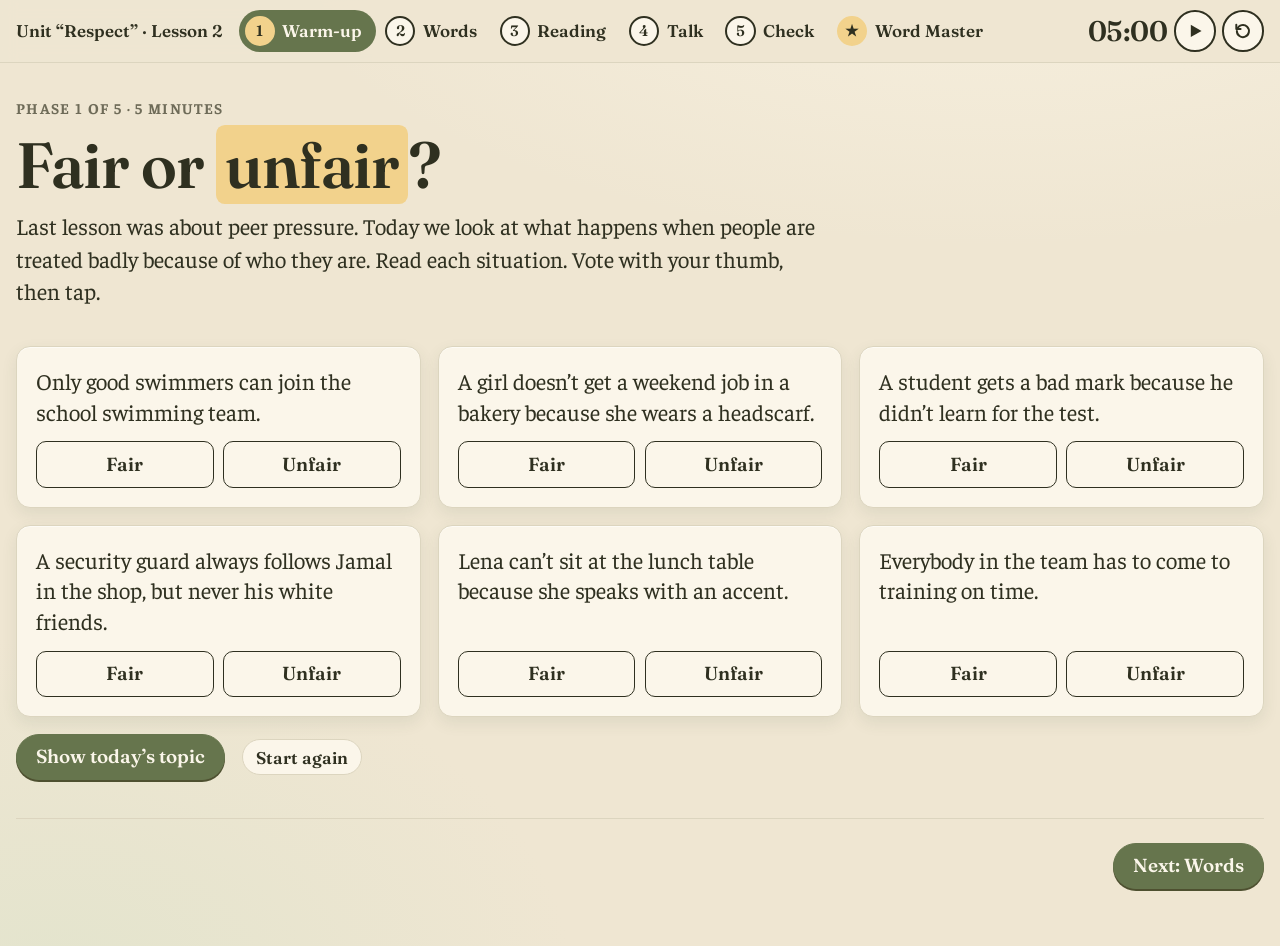
<file: lesson2/index.html>
<!doctype html><html><head><meta charset=utf8>
<script>
/* Classroom sound limit: all audio, video (music included) and read-aloud voices play at
   most 3 %. iPad Safari ignores media.volume, so media is routed through a Web Audio gain
   node; the AudioContext is unlocked on the first tap. Without Web Audio, volume is clamped. */
(() => {
  const CAP = 0.03;
  const AC = window.AudioContext || window.webkitAudioContext;
  let ctx = null;
  const routed = new WeakSet();
  const unlock = () => {
    if (!AC) return;
    try { ctx = ctx || new AC(); if (ctx.state === 'suspended') ctx.resume(); } catch (e) {}
  };
  const route = el => {
    if (routed.has(el)) return;
    unlock();
    if (ctx) {
      try {
        const src = ctx.createMediaElementSource(el), gain = ctx.createGain();
        gain.gain.value = CAP; src.connect(gain); gain.connect(ctx.destination);
        routed.add(el); el.volume = 1;
        return;
      } catch (e) {}
    }
    if (el.volume > CAP) el.volume = CAP;
  };
  ['pointerdown', 'touchstart', 'keydown'].forEach(t => document.addEventListener(t, unlock, { capture: true, passive: true }));
  // Built-in video controls start playback without calling play(), so catch the play event too
  document.addEventListener('play', e => { if (e.target instanceof HTMLMediaElement) route(e.target); }, true);
  document.addEventListener('volumechange', e => { const el = e.target; if (el instanceof HTMLMediaElement && !routed.has(el) && el.volume > CAP) el.volume = CAP; }, true);
  const play = HTMLMediaElement.prototype.play;
  HTMLMediaElement.prototype.play = function () { route(this); return play.apply(this, arguments); };
  if (window.speechSynthesis && window.SpeechSynthesisUtterance) {
    const speak = window.speechSynthesis.speak.bind(window.speechSynthesis);
    window.speechSynthesis.speak = u => { try { u.volume = Math.min(u.volume, CAP); } catch (e) {} return speak(u); };
  }
})();
</script><meta name=viewport content="width=device-width,initial-scale=1,viewport-fit=cover"><style>:root{color-scheme:light;box-sizing:border-box;padding-top:env(safe-area-inset-top,0px);padding-bottom:env(safe-area-inset-bottom,0px)}html{scroll-padding-top:env(safe-area-inset-top,0px)}body{margin:0;padding:0;font:14px -apple-system,BlinkMacSystemFont,sans-serif;background:#fff;color:#000}img{max-width:100%}[hidden]:not([hidden=until-found i]){display:none!important}</style></head><body>
<meta name="claude:viewport-fit-sides" content="cover">
<title>Racism and Discrimination Lesson</title>
<link rel="stylesheet" href="https://fonts.googleapis.com/css2?family=Fraunces:opsz,wght@9..144,400..800&family=Faustina:ital,wght@0,400..700;1,400..700&display=swap">
<style>
/* Layout: a 60-minute lesson in five timed phases. A sticky phase bar with a countdown sits on top,
   one phase is on screen at a time, and the reading text stands beside its questions on wide screens.
   Colours come from the classroom: royal-blue fountain-pen ink, highlighter yellow, red and green marking pens. */
/* Sherwood Island look for the Lesson 2 page (same tokens as the Respect site).
   Replaces the page's own colour tokens; light only, like the Respect site. */
:root{
  color-scheme:light;
  --paper:#EFE6D2; --surface:#FBF6EA; --ink:#2F3020; --ink-soft:#6E6B58; --line:#DCD5BF;
  --blue:#66754D; --blue-soft:#E6E8D3; --on-blue:#FBF6EA;
  --marker:#F2D28C; --marker-ink:#2F3020;
  --red:#A4462F; --red-soft:#F6DED4; --green:#4E6B35; --green-soft:#DDE8CC;
  --display:"Fraunces",Georgia,"Times New Roman",serif;
  --body:"Faustina",Georgia,serif;
  --fs-xs:.8rem; --fs-s:.9rem; --fs-m:1rem; --fs-l:1.2rem; --fs-xl:1.5rem; --fs-2xl:clamp(2.1rem,5vw,3.4rem);
  --r-sm:10px; --r-md:14px; --r-lg:20px;
  --shadow-card:0 1px 0 rgba(255,255,255,.55) inset,0 6px 16px rgba(58,73,50,.09);
  --shadow-press:0 2px 0 #4E5030;
}
*,*::before,*::after{box-sizing:border-box}
html{font-size:clamp(16px,.5vw + 12.5px,21px)}
body{margin:0;background:var(--paper);color:var(--ink);font-family:var(--body);font-size:var(--fs-m);line-height:1.55}
body::before{content:"";position:fixed;inset:0 0 auto;height:env(safe-area-inset-top,0px);z-index:10;background:var(--paper)}
.wrap{max-width:74rem;margin-inline:auto;padding-left:max(16px,env(safe-area-inset-left,0px));padding-right:max(16px,env(safe-area-inset-right,0px))}
p{margin:0}
:focus-visible{outline:3px solid var(--blue);outline-offset:2px}
@media (prefers-reduced-motion:reduce){*{animation:none!important;transition:none!important}}
mark{background:var(--marker);color:var(--marker-ink);padding:0 .14em;border-radius:.14em}

/* ---------- top bar ---------- */
.bar{position:sticky;top:env(safe-area-inset-top,0px);z-index:9;background:var(--paper);border-bottom:2px solid var(--ink)}
.bar-in{display:flex;flex-wrap:wrap;align-items:center;gap:.5rem .9rem;padding-block:.55rem}
.brand{font-family:var(--display);font-weight:600;font-size:var(--fs-s);white-space:nowrap}
.phases{display:flex;gap:.2rem;list-style:none;margin:0;padding:0}
.bar nav{flex:1 1 auto;min-width:0}
.ph{display:flex;align-items:center;gap:.4rem;padding:.3rem .7rem .3rem .3rem;border-radius:999px;color:var(--ink);text-decoration:none;font-family:var(--display);font-weight:600;font-size:var(--fs-s);white-space:nowrap}
.ph .n{display:grid;place-items:center;width:1.6rem;height:1.6rem;border-radius:50%;background:var(--surface);border:2px solid var(--ink);font-size:var(--fs-xs);font-variant-numeric:tabular-nums}
.ph:hover{background:var(--blue-soft)}
.ph[aria-current]{background:var(--blue);color:var(--on-blue)}
.ph[aria-current] .n{background:var(--marker);border-color:var(--marker);color:var(--marker-ink)}
.tools{display:flex;align-items:center;gap:.9rem;margin-left:auto}
.timer{display:flex;align-items:center;gap:.35rem}
.clock{font-family:var(--display);font-weight:800;font-size:var(--fs-xl);line-height:1;font-variant-numeric:tabular-nums;min-width:3.4em;text-align:right}
.timer.up .clock{color:var(--red);animation:blink 1s steps(2) 6}
@keyframes blink{50%{opacity:.25}}
.timer .i-pause{display:none}
.timer.running .i-pause{display:block}
.timer.running .i-play{display:none}
@media (max-width:68rem){.brand{display:none}}
@media (max-width:56rem){
  .ph{padding:.3rem}
  .ph .name{display:none}
  .ph[aria-current]{padding-right:.7rem}
  .ph[aria-current] .name{display:inline}
}

/* ---------- buttons ---------- */
.btn{display:inline-flex;align-items:center;justify-content:center;gap:.45rem;font-family:var(--display);font-weight:700;font-size:var(--fs-m);line-height:1.25;padding:.55rem 1rem;border-radius:.5rem;border:2px solid var(--ink);background:var(--surface);color:var(--ink);cursor:pointer;text-decoration:none}
.btn:hover{background:var(--blue-soft)}
.btn.primary{background:var(--blue);border-color:var(--blue);color:var(--on-blue)}
.btn.primary:hover{background:var(--ink);border-color:var(--ink);color:var(--paper)}
.btn.small{font-size:var(--fs-s);padding:.35rem .7rem}
.btn.ghost{border-color:var(--line);font-weight:600}
.btn[aria-pressed="true"]{background:var(--ink);color:var(--paper)}
.btn:disabled{cursor:default}
.icon-btn{display:inline-flex;align-items:center;justify-content:center;flex:none;width:2.2rem;height:2.2rem;padding:0;border-radius:50%;border:2px solid var(--ink);background:var(--surface);color:var(--ink);cursor:pointer}
.icon-btn:hover{background:var(--blue-soft)}
.icon-btn svg{width:1.05rem;height:1.05rem}
.listen{display:none!important}
body.can-speak .listen{display:inline-flex!important}
.listen .l-stop{display:none}
.listen.playing .l-stop{display:inline}
.listen.playing .l-go{display:none}

/* answer states (shape + colour) */
.opt{text-align:left;justify-content:flex-start;font-family:var(--body);font-weight:700}
.opt:disabled:not(.correct):not(.wrong){opacity:.5}
.opt.correct{background:var(--green-soft);border-color:var(--green);color:var(--ink)}
.opt.correct::after{content:"✓";margin-left:auto;padding-left:.5rem;color:var(--green);font-weight:700}
.opt.wrong{background:var(--red-soft);border-color:var(--red);color:var(--ink)}
.opt.wrong::after{content:"✗";margin-left:auto;padding-left:.5rem;color:var(--red);font-weight:700}
.fb{font-size:var(--fs-s);padding:.5rem .7rem;border-radius:.4rem;background:var(--blue-soft)}
.fb.ok{background:var(--green-soft)}
.fb.no{background:var(--red-soft)}
.score{font-weight:700}

/* ---------- phase layout ---------- */
.stage{display:flex;flex-direction:column;gap:2rem;padding-block:1.75rem 3rem}
.st-head{display:flex;flex-direction:column;gap:.6rem}
.eyebrow{font-size:var(--fs-xs);font-weight:700;letter-spacing:.09em;text-transform:uppercase;color:var(--ink-soft)}
h1{margin:0;font-family:var(--display);font-weight:800;font-size:var(--fs-2xl);line-height:1.05;letter-spacing:-.01em;text-wrap:balance}
h2{margin:0;font-family:var(--display);font-weight:700;font-size:var(--fs-xl);line-height:1.15;text-wrap:balance;display:flex;align-items:center;gap:.6rem;flex-wrap:wrap}
h3{margin:0;font-family:var(--display);font-weight:700;font-size:var(--fs-l);line-height:1.2}
.lead{font-size:var(--fs-l);line-height:1.45;max-width:62ch}
.step{display:inline-grid;place-items:center;flex:none;min-width:1.9rem;height:1.9rem;padding-inline:.35rem;border-radius:.4rem;background:var(--ink);color:var(--paper);font-size:var(--fs-m)}
.mins{font-family:var(--body);font-weight:400;font-size:var(--fs-s);color:var(--ink-soft)}
.block{display:flex;flex-direction:column;gap:.9rem}
.how{max-width:62ch;color:var(--ink-soft)}
.row{display:flex;flex-wrap:wrap;align-items:center;gap:.6rem .9rem}
.st-nav{display:flex;flex-wrap:wrap;justify-content:space-between;gap:.75rem;border-top:1px solid var(--line);padding-top:1.25rem}
.tn{border:2px dashed var(--blue);background:var(--blue-soft);border-radius:.6rem;padding:.9rem 1.1rem;display:flex;flex-direction:column;gap:.45rem;font-size:var(--fs-s)}
.tn h3{font-size:var(--fs-s);letter-spacing:.09em;text-transform:uppercase;color:var(--blue)}
.tn ul{margin:0;padding-left:1.1rem;display:flex;flex-direction:column;gap:.3rem;max-width:80ch}

/* ---------- two-choice cards (warm-up, bystander sort) ---------- */
.bgrid{display:grid;grid-template-columns:repeat(3,minmax(0,1fr));gap:.9rem}
@media (max-width:60rem){.bgrid{grid-template-columns:repeat(2,minmax(0,1fr))}}
@media (max-width:36rem){.bgrid{grid-template-columns:minmax(0,1fr)}}
.bcard{background:var(--surface);border:1px solid var(--line);border-radius:.6rem;padding:1rem;display:flex;flex-direction:column;gap:.75rem;min-width:0}
.bcard-t{flex:1;font-size:var(--fs-l);line-height:1.35}
.bcard-btns{display:grid;grid-template-columns:1fr 1fr;gap:.5rem}
.bcard-btns .opt{font-family:var(--display);justify-content:center}
.bcard-btns .opt::after{margin-left:0}
.topic{background:var(--surface);border:2px solid var(--ink);border-radius:.6rem;padding:1.1rem 1.25rem;display:flex;flex-direction:column;gap:.9rem;max-width:52rem}
.topic p{font-size:var(--fs-l);line-height:1.4}
.topic dl{margin:0;display:grid;grid-template-columns:max-content minmax(0,1fr);gap:.6rem 1rem;align-items:baseline}
.topic dt{font-family:var(--display);font-weight:800;font-size:var(--fs-l)}
.topic dd{margin:0}
@media (max-width:36rem){.topic dl{grid-template-columns:minmax(0,1fr);gap:.2rem}.topic dd{margin-bottom:.5rem}}

/* ---------- vocabulary book ---------- */
.vlist{background:var(--surface);border:2px solid var(--ink);border-radius:.6rem;overflow:hidden}
.vrow{display:grid;grid-template-columns:minmax(0,5fr) minmax(0,8fr) minmax(0,4fr)}
.vrow+.vrow{border-top:1px solid var(--line)}
.vrow>*{padding:.6rem .85rem;min-width:0}
.vrow>*+*{border-left:1px solid var(--line)}
.vhead{background:var(--ink);color:var(--paper);font-size:var(--fs-xs);font-weight:700;letter-spacing:.09em;text-transform:uppercase}
.vhead>*+*{border-left-color:transparent}
.vw{display:grid;grid-template-columns:minmax(0,1fr) auto;gap:.1rem .5rem;align-items:center}
.vword{font-family:var(--display);font-weight:700;font-size:var(--fs-l);line-height:1.2;overflow-wrap:anywhere}
.ipa{grid-column:1/-1;font-size:var(--fs-s);color:var(--ink-soft)}
.vm{display:flex;flex-direction:column;gap:.15rem}
.ex{font-style:italic;color:var(--ink-soft)}
.vd{display:flex;align-items:center}
.de{font:inherit;font-size:var(--fs-s);width:100%;text-align:left;padding:.4rem .6rem;border-radius:.4rem;border:2px dashed var(--line);background:transparent;color:var(--ink-soft);cursor:pointer}
.de:hover{border-color:var(--blue);color:var(--ink)}
.de.open{border:2px solid transparent;background:var(--marker);color:var(--marker-ink);font-size:var(--fs-m);font-weight:700}
@media (max-width:46rem){
  .vhead{display:none}
  .vrow{grid-template-columns:minmax(0,1fr)}
  .vrow>*+*{border-left:0;padding-top:0}
}

/* ---------- matching ---------- */
.mrounds{display:grid;grid-template-columns:repeat(2,minmax(0,1fr));gap:1.5rem}
@media (max-width:64rem){.mrounds{grid-template-columns:minmax(0,1fr)}}
.mround{display:flex;flex-direction:column;gap:.6rem;min-width:0}
.mgrid{display:grid;grid-template-columns:minmax(0,2fr) minmax(0,3fr);gap:.45rem}
.mw,.md{font:inherit;text-align:left;padding:.5rem .65rem;border-radius:.45rem;border:2px solid var(--ink);background:var(--surface);color:var(--ink);cursor:pointer;min-width:0;overflow-wrap:anywhere;line-height:1.3}
.mw{grid-column:1;font-family:var(--display);font-weight:700}
.md{grid-column:2;font-size:var(--fs-s);border-color:var(--line)}
.mw:hover,.md:hover{background:var(--blue-soft)}
.mw[aria-pressed="true"],.md[aria-pressed="true"]{background:var(--blue);border-color:var(--blue);color:var(--on-blue)}
.mw.matched,.md.matched{background:var(--green-soft);border-color:var(--green);color:var(--ink);cursor:default}
.mw.miss,.md.miss{background:var(--red-soft);border-color:var(--red);color:var(--ink);animation:shake .3s 2}
@keyframes shake{25%{transform:translateX(-3px)}75%{transform:translateX(3px)}}

/* ---------- gap fill ---------- */
.gapbox{display:flex;flex-direction:column;gap:1rem}
.bank{display:flex;flex-wrap:wrap;gap:.5rem}
.chip{font-family:var(--display);font-weight:700;font-size:var(--fs-m);padding:.4rem .9rem;border-radius:999px;border:2px solid var(--ink);background:var(--marker);color:var(--marker-ink);cursor:pointer}
.chip:hover{filter:brightness(.94)}
.chip:disabled{background:transparent;border-style:dashed;border-color:var(--line);color:var(--ink-soft);opacity:.6;cursor:default;text-decoration:line-through}
.gaps{margin:0;padding-left:1.6rem;display:flex;flex-direction:column;gap:.7rem;font-size:var(--fs-l);line-height:1.5;max-width:68ch}
.gap{font:inherit;font-weight:700;min-width:7.5rem;min-height:1.75em;margin-inline:.25rem;padding:0 .5rem;border:0;border-bottom:3px solid var(--ink);border-radius:.3rem .3rem 0 0;background:var(--surface);color:var(--ink);cursor:pointer;vertical-align:baseline}
.gap.active{background:var(--blue-soft);border-bottom-color:var(--blue)}
.gap.ok{background:var(--green-soft);border-bottom-color:var(--green)}
.gap.no{background:var(--red-soft);border-bottom-color:var(--red)}

/* ---------- reading ---------- */
.before{background:var(--surface);border:1px solid var(--line);border-radius:.6rem;padding:1rem 1.2rem;display:flex;flex-direction:column;gap:.6rem;max-width:52rem}
.tags{display:flex;flex-wrap:wrap;gap:.4rem;list-style:none;margin:0;padding:0}
.tags li{padding:.15rem .7rem;border-radius:999px;border:2px solid var(--ink);font-weight:700;font-size:var(--fs-s)}
.legend{font-size:var(--fs-s);color:var(--ink-soft)}
.legend .gl-demo{border-bottom:2px dotted var(--blue);color:var(--ink)}
.part{display:grid;grid-template-columns:minmax(0,5fr) minmax(0,4fr);gap:1.25rem 2.5rem;align-items:start}
@media (max-width:62rem){.part{grid-template-columns:minmax(0,1fr)}}
.story-col{display:flex;flex-direction:column;gap:.9rem;min-width:0}
.part-head{display:flex;flex-wrap:wrap;align-items:center;justify-content:space-between;gap:.5rem}
.story{display:flex;flex-direction:column;gap:.8rem;font-size:var(--fs-l);line-height:1.7;max-width:62ch}
.story p{position:relative;padding-left:2.1rem}
.story p::before{content:attr(data-n);position:absolute;left:0;top:.45em;width:1.4rem;text-align:right;font-size:var(--fs-xs);line-height:1.4;font-weight:700;color:var(--ink-soft);font-variant-numeric:tabular-nums}
.kw,.gl{cursor:pointer;border-radius:.14em}
.kw{background:var(--marker);color:var(--marker-ink);padding:0 .14em;font-weight:700;-webkit-box-decoration-break:clone;box-decoration-break:clone}
.gl{border-bottom:2px dotted var(--blue)}
.kw[aria-expanded="true"]::after,.gl[aria-expanded="true"]::after{content:" = " attr(data-de);font-style:italic;font-weight:400}
.gl[aria-expanded="true"]::after{color:var(--blue)}
.checks{background:var(--surface);border:1px solid var(--line);border-radius:.6rem;padding:1rem 1.1rem;display:flex;flex-direction:column;gap:1.1rem;min-width:0}
.checks>[id^="quiz-"]{display:flex;flex-direction:column;gap:1.1rem}
.q{display:flex;flex-direction:column;gap:.5rem;min-width:0}
.q-t{font-weight:700;line-height:1.35;display:flex;gap:.6rem;align-items:baseline}
.q-n{flex:none;display:inline-grid;place-items:center;min-width:1.6rem;height:1.6rem;border-radius:50%;background:var(--ink);color:var(--paper);font-size:var(--fs-xs);font-variant-numeric:tabular-nums}
.q-opts{display:flex;flex-wrap:wrap;gap:.45rem}
.q-opts.col{flex-direction:column;align-items:stretch}
.q-opts .opt{font-size:var(--fs-s);padding:.45rem .75rem}
.ltr{flex:none;display:inline-grid;place-items:center;width:1.45rem;height:1.45rem;border-radius:.3rem;border:2px solid currentColor;font-family:var(--display);font-size:var(--fs-xs);line-height:1}
.think{background:var(--surface);border:1px solid var(--line);border-radius:.6rem;padding:1rem 1.1rem;display:flex;flex-direction:column;gap:.6rem}
.decide{background:var(--blue);color:var(--on-blue);border-radius:.8rem;padding:1.4rem;display:flex;flex-direction:column;gap:1rem}
.decide h2{font-size:var(--fs-2xl);font-weight:800;line-height:1.05}
.decide .sub{font-size:var(--fs-l);max-width:55ch}
.decide-opts{display:grid;grid-template-columns:repeat(2,minmax(0,1fr));gap:.6rem}
@media (max-width:46rem){.decide-opts{grid-template-columns:minmax(0,1fr)}}
.decide-opts .btn{justify-content:flex-start;text-align:left;font-family:var(--body);border-color:var(--surface)}
.decide .fb,.decide .starters{background:var(--surface);color:var(--ink);font-size:var(--fs-m);padding:.7rem .9rem;border-radius:.5rem}
.decide :focus-visible{outline-color:var(--marker)}
.starters{display:flex;flex-wrap:wrap;gap:.3rem 1.2rem}
.starters b{font-family:var(--display)}

/* ---------- talk ---------- */
.phrases{list-style:none;margin:0;padding:0;display:grid;grid-template-columns:repeat(3,minmax(0,1fr));gap:.6rem}
@media (max-width:60rem){.phrases{grid-template-columns:repeat(2,minmax(0,1fr))}}
@media (max-width:36rem){.phrases{grid-template-columns:minmax(0,1fr)}}
.phrases li{display:flex;align-items:center;justify-content:space-between;gap:.5rem;padding:.6rem .8rem;border-radius:.5rem;background:var(--marker);color:var(--marker-ink);font-family:var(--display);font-weight:700;font-size:var(--fs-l);line-height:1.2;min-width:0}
.phrases .icon-btn{background:#fff;color:#131938;border-color:#131938}
.tcards{display:grid;grid-template-columns:repeat(3,minmax(0,1fr));gap:.9rem}
@media (max-width:60rem){.tcards{grid-template-columns:minmax(0,1fr)}}
.tcard{background:var(--surface);border:1px solid var(--line);border-radius:.6rem;padding:1rem;display:flex;flex-direction:column;gap:.6rem;min-width:0}
.tcard ul{list-style:none;margin:0;padding:0;display:flex;flex-direction:column;gap:.3rem;color:var(--ink-soft);font-style:italic}
.useful{display:flex;flex-wrap:wrap;gap:.4rem;list-style:none;margin:0;padding:0}
.useful li{padding:.2rem .7rem;border-radius:999px;border:2px solid var(--line);font-size:var(--fs-s)}

/* ---------- exit check ---------- */
.exit{display:grid;grid-template-columns:minmax(0,3fr) minmax(0,2fr);gap:1.5rem 2.5rem;align-items:start}
@media (max-width:62rem){.exit{grid-template-columns:minmax(0,1fr)}}
.exit-side{display:flex;flex-direction:column;gap:1.25rem;position:sticky;top:calc(env(safe-area-inset-top,0px) + 5rem)}
@media (max-width:62rem){.exit-side{position:static}}
.scorebox{background:var(--ink);color:var(--paper);border-radius:.8rem;padding:1.1rem 1.25rem;display:flex;flex-direction:column;gap:.3rem}
.scorebox .eyebrow{color:inherit;opacity:.75}
.bigscore{font-family:var(--display);font-weight:800;font-size:var(--fs-2xl);line-height:1;font-variant-numeric:tabular-nums}
.takeaway{background:var(--surface);border:1px solid var(--line);border-radius:.6rem;padding:1rem 1.1rem;display:flex;flex-direction:column;gap:.6rem}
.takeaway ul{margin:0;padding-left:1.1rem;display:flex;flex-direction:column;gap:.3rem;font-style:italic}
/* Sherwood Island shapes: soft cream cards, rounded corners, pill buttons with a pressed edge */
body{background:radial-gradient(1200px 520px at 78% -8%,#F7F0DF 0%,rgba(247,240,223,0) 62%),radial-gradient(900px 600px at 4% 104%,#E3E4CD 0%,rgba(227,228,205,0) 58%),var(--paper) fixed}
.bar{background:rgba(239,230,210,.94);border-bottom:1px solid var(--line);backdrop-filter:blur(8px);-webkit-backdrop-filter:blur(8px)}
.bcard,.checks,.think,.tcard,.before{border-radius:var(--r-md);box-shadow:var(--shadow-card)}
.topic,.vlist{border-radius:var(--r-md);border-width:1px;border-color:var(--line);box-shadow:var(--shadow-card)}
.decide{border-radius:var(--r-lg);box-shadow:0 10px 26px rgba(58,73,50,.16)}
.btn{border-radius:999px;border-width:1.5px;font-weight:600}
.btn.primary{box-shadow:var(--shadow-press)}
.btn.primary:hover{background:#4E5030;border-color:#4E5030;color:var(--on-blue)}
.opt{border-radius:var(--r-sm)}
.mw,.md,.de,.fb,.gap{border-radius:var(--r-sm)}
.step,.q-n{background:var(--blue);color:var(--on-blue)}
h1,h2,h3,.vword,.topic dt,.clock{font-weight:600;letter-spacing:-.015em}
.phrases .icon-btn{background:var(--surface);color:var(--ink);border-color:var(--ink)}
.vhead{background:#3A4932;color:#F5EEE1}
.scorebox{background:#3A4932;color:#F5EEE1;border-radius:var(--r-lg);box-shadow:0 10px 26px rgba(58,73,50,.16)}
/* Word Master tab (added by _build) */
.ph .n.star{background:var(--marker);border-color:var(--marker)}
.wm-de{font-size:var(--fs-s);color:var(--ink-soft);max-width:60ch}
.wm-de b{display:inline-block;margin-right:.4rem;padding:0 .4rem;border-radius:6px;background:var(--blue-soft);color:var(--blue);font-size:var(--fs-xs)}
.wm-name{display:flex;flex-direction:column;gap:.3rem;max-width:22rem;margin:1.2rem 0;font-size:var(--fs-xs);font-weight:700;letter-spacing:.09em;text-transform:uppercase;color:var(--ink-soft)}
.wm-name input,.wm-gap{font:inherit;font-size:var(--fs-m);letter-spacing:0;text-transform:none;font-weight:400;color:var(--ink);background:var(--surface);border:1.5px solid var(--line);border-radius:var(--r-sm);padding:.45rem .7rem}
.wm-name input:focus,.wm-gap:focus{outline:none;border-color:var(--blue);box-shadow:0 0 0 3px var(--blue-soft)}
.wm-list{list-style:none;margin:0 0 1.4rem;padding:0;display:grid;grid-template-columns:repeat(auto-fill,minmax(min(100%,30rem),1fr));gap:.9rem}
.wm-row{display:flex;gap:.8rem;align-items:flex-start;background:var(--surface);border:1px solid var(--line);border-radius:var(--r-md);box-shadow:var(--shadow-card);padding:1rem 1.1rem}
.wm-row .q-n{margin-top:.15rem}
.wm-body{display:flex;flex-direction:column;gap:.45rem;min-width:0;flex:1}
.wm-ger{color:var(--ink-soft);font-size:var(--fs-s)}
.wm-en{font-size:var(--fs-l);line-height:2}
.wm-gap{display:inline-block;width:9.5rem;max-width:100%;margin:0 .3rem;padding:.15rem .55rem;font-weight:700;border-width:0 0 2.5px;border-color:var(--blue);border-radius:var(--r-sm) var(--r-sm) 0 0;background:var(--blue-soft)}
.wm-gap.is-right,.wm-name input.is-right{background:var(--green-soft);border-color:var(--green)}
.wm-gap.is-wrong,.wm-name input.is-wrong{background:var(--red-soft);border-color:var(--red)}
.wm-bar{position:sticky;bottom:max(12px,env(safe-area-inset-bottom,0px));z-index:5;display:flex;flex-wrap:wrap;align-items:center;gap:.6rem .8rem;padding:.75rem 1rem;margin-bottom:1.2rem;border-radius:var(--r-lg);background:rgba(58,73,50,.94);-webkit-backdrop-filter:blur(8px);backdrop-filter:blur(8px);box-shadow:0 10px 26px rgba(58,73,50,.16)}
.wm-bar .btn:not(.primary){background:transparent;color:#F5EEE1;border-color:rgba(245,238,225,.55)}
.wm-bar .btn:not(.primary):hover{background:rgba(245,238,225,.12)}
.wm-bar .btn.primary{background:#F2D28C;border-color:#F2D28C;color:#2F3020;box-shadow:0 2px 0 #B08A57}
.wm-res{margin-left:auto;font-family:var(--display);font-weight:600;color:#F5EEE1}
.wm-res.ok{color:#C9E3A8}
.wm-res.warn{color:#F2D28C}
</style>

<header class="bar">
  <div class="wrap bar-in">
    <p class="brand">Unit “Respect” · Lesson 2</p>
    <nav aria-label="Lesson phases">
      <ol class="phases">
        <li><a class="ph" href="#warm-up" data-s="warm-up" aria-current="step"><span class="n">1</span><span class="name">Warm-up</span></a></li>
        <li><a class="ph" href="#words" data-s="words"><span class="n">2</span><span class="name">Words</span></a></li>
        <li><a class="ph" href="#reading" data-s="reading"><span class="n">3</span><span class="name">Reading</span></a></li>
        <li><a class="ph" href="#talk" data-s="talk"><span class="n">4</span><span class="name">Talk</span></a></li>
        <li><a class="ph" href="#check" data-s="check"><span class="n">5</span><span class="name">Check</span></a></li>
        <li><a class="ph" href="#wordmaster" data-s="wordmaster"><span class="n star">★</span><span class="name">Word Master</span></a></li>
      </ol>
    </nav>
    <div class="tools">
      <div class="timer" id="timer">
        <span class="clock" id="clock" role="timer" aria-label="Time left in this phase">05:00</span>
        <button type="button" class="icon-btn" id="t-go" aria-label="Start timer">
          <svg class="i-play" viewBox="0 0 24 24" aria-hidden="true"><path d="M7 4.5v15l13-7.5z" fill="currentColor"/></svg>
          <svg class="i-pause" viewBox="0 0 24 24" aria-hidden="true"><path d="M6 5h4.5v14H6zM13.5 5H18v14h-4.5z" fill="currentColor"/></svg>
        </button>
        <button type="button" class="icon-btn" id="t-reset" aria-label="Reset timer">
          <svg viewBox="0 0 24 24" aria-hidden="true"><path d="M5.2 9.5A7.3 7.3 0 1 1 4.7 12" fill="none" stroke="currentColor" stroke-width="2.4" stroke-linecap="round"/><path d="M4 4.5v5.2h5.2" fill="none" stroke="currentColor" stroke-width="2.4" stroke-linecap="round" stroke-linejoin="round"/></svg>
        </button>
      </div>
      
    </div>
  </div>
</header>

<main class="wrap">

<!-- ================= PHASE 1 ================= -->
<section class="stage" data-s="warm-up">
  <header class="st-head">
    <p class="eyebrow">Phase 1 of 5 · 5 minutes</p>
    <h1>Fair or <mark>unfair</mark>?</h1>
    <p class="lead">Last lesson was about peer pressure. Today we look at what happens when people are treated badly because of who they are. Read each situation. Vote with your thumb, then tap.</p>
  </header>

  <div class="block">
    <div class="bgrid" id="warm-cards"></div>
    <div class="row">
      <button type="button" class="btn primary" id="topic-btn" aria-expanded="false" aria-controls="topic">Show today’s topic</button>
      <button type="button" class="btn ghost small" data-reset="warm">Start again</button>
    </div>
    <div class="topic" id="topic" hidden>
      <p>Three situations were unfair for the same reason. The people did nothing wrong. They were treated badly because of <strong>who they are</strong>.</p>
      <dl>
        <dt><mark>discrimination</mark></dt>
        <dd>People are treated worse because of who they are: their religion, their language, their gender, their skin colour …</dd>
        <dt><mark>racism</mark></dt>
        <dd>Discrimination because of a person’s skin colour or where their family comes from.</dd>
      </dl>
    </div>
  </div>

  <nav class="st-nav" aria-label="Phase navigation">
    <span></span>
    <a class="btn primary" href="#words">Next: Words</a>
  </nav>
</section>

<!-- ================= PHASE 2 ================= -->
<section class="stage" data-s="words" hidden>
  <header class="st-head">
    <p class="eyebrow">Phase 2 of 5 · 15 minutes</p>
    <h1>Twelve <mark>words</mark> for today</h1>
    <p class="lead">You need these words to talk about racism and discrimination, and to understand the story.</p>
  </header>

  <div class="block">
    <h2><span class="step">A</span> Meet the words <span class="mins">5 min</span></h2>
    <p class="how">Say the word. Guess the German. Then tap to check.</p>
    <div class="row"><button type="button" class="btn small" id="de-all" aria-pressed="false">Show all German words</button></div>
    <div class="vlist" id="vlist"></div>
  </div>

  <div class="block">
    <h2><span class="step">B</span> Match word and meaning <span class="mins">5 min</span></h2>
    <p class="how">Tap a word. Then tap the meaning that fits.</p>
    <div class="mrounds">
      <div class="mround"><h3>Round 1</h3><div id="match-1"></div></div>
      <div class="mround"><h3>Round 2</h3><div id="match-2"></div></div>
    </div>
    <div class="row"><button type="button" class="btn ghost small" data-reset="match">Start again</button></div>
  </div>

  <div class="block">
    <h2><span class="step">C</span> Fill the gaps <span class="mins">5 min</span></h2>
    <p class="how">Tap a yellow word to put it in the blue gap. Tap a gap to choose it or to take a word out.</p>
    <div class="gapbox" id="gaps"></div>
  </div>

  <nav class="st-nav" aria-label="Phase navigation">
    <a class="btn" href="#warm-up">Back</a>
    <a class="btn primary" href="#reading">Next: Reading</a>
  </nav>
</section>

<!-- ================= PHASE 3 ================= -->
<section class="stage" data-s="reading" hidden>
  <header class="st-head">
    <p class="eyebrow">Phase 3 of 5 · 20 minutes</p>
    <h1>Just a <mark>joke</mark>?</h1>
    <p class="lead">A story about a football team in Leeds, told by Ben.</p>
  </header>

  <div class="before">
    <h3>Before you read</h3>
    <p>Look at the title and these three words. What do you think happens in the story? Tell your partner: <i>“I think the story is about …”</i></p>
    <ul class="tags"><li>football team</li><li>new player</li><li>changing room</li></ul>
    <p class="legend"><mark>Yellow words</mark> are today’s words. <span class="gl-demo">Dotted words</span>: tap them to see the German.</p>
  </div>

  <!-- Part 1 -->
  <div class="part" id="part-1">
    <div class="story-col">
      <div class="part-head">
        <h2><span class="step">1</span> The new player</h2>
        <button type="button" class="btn small listen" data-read="st-1" aria-pressed="false"><span class="l-go">Listen</span><span class="l-stop">Stop</span></button>
      </div>
      <div class="story" id="st-1">
        <p data-n="1">My name is Ben. I’m 15 and I play football for Leeds Park Rangers. In September, a new boy <span class="gl" role="button" tabindex="0" aria-expanded="false" data-de="kam dazu">joined</span> our team. His name was Kofi. He was a great player – fast and clever with the ball.</p>
        <p data-n="2">After the first training, our <span class="gl" role="button" tabindex="0" aria-expanded="false" data-de="Kapitän">captain</span> Tyler asked him, “Where are you from?”<br>“From Leeds,” Kofi said.<br>“No, where are you <em>really</em> from?”</p>
        <p data-n="3">Kofi looked tired. “I was born here. My grandparents came from Ghana.”</p>
        <p data-n="4">“So you’re from Africa!” Tyler laughed. “That’s why you’re so fast. Did you run away from <span class="gl" role="button" tabindex="0" aria-expanded="false" data-de="Löwen">lions</span>?”</p>
        <p data-n="5">Everybody laughed. I laughed too. I didn’t think it was funny, but I didn’t want to be different.</p>
      </div>
    </div>
    <div class="checks">
      <h3>Check part 1</h3>
      <div id="quiz-1"></div>
    </div>
  </div>
  <div class="row" id="go-2"><button type="button" class="btn primary" data-show="part-2" data-hide="go-2">Read part 2</button></div>

  <!-- Part 2 -->
  <div class="part" id="part-2" hidden>
    <div class="story-col">
      <div class="part-head">
        <h2><span class="step">2</span> Not in the group</h2>
        <button type="button" class="btn small listen" data-read="st-2" aria-pressed="false"><span class="l-go">Listen</span><span class="l-stop">Stop</span></button>
      </div>
      <div class="story" id="st-2">
        <p data-n="6">The “jokes” didn’t stop. Tyler didn’t really know Kofi, but he <span class="kw" role="button" tabindex="0" aria-expanded="false" data-de="urteilte über">judged</span> him. He had a <span class="kw" role="button" tabindex="0" aria-expanded="false" data-de="Vorurteil">prejudice</span>. “All Africans are fast” – Tyler thought this was funny. But it is a <span class="kw" role="button" tabindex="0" aria-expanded="false" data-de="Klischee">stereotype</span>. It puts millions of different people in one box.</p>
        <p data-n="7">Soon some boys didn’t <span class="gl" role="button" tabindex="0" aria-expanded="false" data-de="den Ball zuspielen">pass the ball</span> to Kofi. Nobody added him to our team chat. We <span class="kw" role="button" tabindex="0" aria-expanded="false" data-de="schlossen aus">excluded</span> him.</p>
        <p data-n="8">Kofi stopped talking in the <span class="gl" role="button" tabindex="0" aria-expanded="false" data-de="Umkleidekabine">changing room</span>. He came, played and went home.</p>
        <p data-n="9">I felt bad. Kofi was <span class="kw" role="button" tabindex="0" aria-expanded="false" data-de="ungerecht behandelt">treated unfairly</span> only because of his <span class="kw" role="button" tabindex="0" aria-expanded="false" data-de="Hautfarbe">skin colour</span>. That is <span class="kw" role="button" tabindex="0" aria-expanded="false" data-de="Rassismus">racism</span>. But I was <span class="gl" role="button" tabindex="0" aria-expanded="false" data-de="hatte Angst">afraid</span>. Tyler was the captain. What if the team laughed at me next? So I was a <span class="kw" role="button" tabindex="0" aria-expanded="false" data-de="Zuschauer, der nicht eingreift">bystander</span>: I saw everything and did nothing.</p>
      </div>
    </div>
    <div class="checks">
      <h3>Check part 2</h3>
      <div id="quiz-2"></div>
    </div>
  </div>
  <div class="row" id="go-3" hidden><button type="button" class="btn primary" data-show="part-3" data-hide="go-3">Read part 3</button></div>

  <!-- Part 3 -->
  <div id="part-3" class="block" hidden>
    <div class="part">
      <div class="story-col">
        <div class="part-head">
          <h2><span class="step">3</span> After the match</h2>
          <button type="button" class="btn small listen" data-read="st-3" aria-pressed="false"><span class="l-go">Listen</span><span class="l-stop">Stop</span></button>
        </div>
        <div class="story" id="st-3">
          <p data-n="10">In November we lost an important match 2–1. Kofi missed a <span class="gl" role="button" tabindex="0" aria-expanded="false" data-de="Elfmeter">penalty</span> in the last minute. In the changing room, Tyler was angry. He <span class="kw" role="button" tabindex="0" aria-expanded="false" data-de="beleidigte">insulted</span> Kofi. “This is your <span class="gl" role="button" tabindex="0" aria-expanded="false" data-de="Schuld">fault</span>!” he shouted. “Go back to where you came from!”</p>
          <p data-n="11">The room was <span class="gl" role="button" tabindex="0" aria-expanded="false" data-de="still">silent</span>. Kofi looked at the floor. My heart was beating fast.</p>
        </div>
      </div>
      <div class="think">
        <h3>Stop and think</h3>
        <p>How does Kofi feel now? How does Ben feel?</p>
        <ul class="useful"><li>angry</li><li>hurt</li><li>alone</li><li>afraid</li><li>ashamed (beschämt)</li></ul>
      </div>
    </div>

    <div class="decide">
      <h2>What would you do?</h2>
      <p class="sub">You are Ben. The room is silent. Choose one idea and say why. Then tap the others.</p>
      <div class="decide-opts" id="decide-opts"></div>
      <p class="fb" id="decide-fb" hidden></p>
      <p class="starters"><span><b>I would</b> … because …</span><span><b>I wouldn’t</b> … because …</span><span><b>It’s hard because</b> …</span></p>
      <div class="row" id="go-end"><button type="button" class="btn" data-show="part-end" data-hide="go-end">Read the ending</button></div>
    </div>

    <div class="part" id="part-end" hidden>
      <div class="story-col">
        <div class="part-head">
          <h2>What Ben did</h2>
          <button type="button" class="btn small listen" data-read="st-4" aria-pressed="false"><span class="l-go">Listen</span><span class="l-stop">Stop</span></button>
        </div>
        <div class="story" id="st-4">
          <p data-n="12">Then I stood up. “Stop it, Tyler. Kofi comes from Leeds, like you and me. And everybody misses a penalty sometimes.”</p>
          <p data-n="13">For a moment nobody moved. Then Sam said, “Ben is right.” Two other boys <span class="gl" role="button" tabindex="0" aria-expanded="false" data-de="nickten">nodded</span>.</p>
          <p data-n="14">Our <span class="gl" role="button" tabindex="0" aria-expanded="false" data-de="Trainer">coach</span> heard everything. “There is no place for <span class="kw" role="button" tabindex="0" aria-expanded="false" data-de="Diskriminierung">discrimination</span> in this club,” he said. “In this team, everybody is <span class="kw" role="button" tabindex="0" aria-expanded="false" data-de="gleich">equal</span>.” Tyler didn’t play in the next match. Later he said sorry to Kofi.</p>
          <p data-n="15">After training, Kofi walked home with me. “Thanks for <span class="kw" role="button" tabindex="0" aria-expanded="false" data-de="sich einsetzen für">standing up for</span> me,” he said. “But Ben – next time, don’t wait two months.”</p>
          <p data-n="16">He was right. Now I don’t wait.</p>
        </div>
      </div>
      <div class="checks">
        <h3>Check part 3</h3>
        <div id="quiz-3"></div>
      </div>
    </div>
  </div>

  <div class="row"><button type="button" class="btn ghost small" data-reset="reading">Start the reading again</button></div>

  <nav class="st-nav" aria-label="Phase navigation">
    <a class="btn" href="#words">Back</a>
    <a class="btn primary" href="#talk">Next: Talk</a>
  </nav>
</section>

<!-- ================= PHASE 4 ================= -->
<section class="stage" data-s="talk" hidden>
  <header class="st-head">
    <p class="eyebrow">Phase 4 of 5 · 12 minutes</p>
    <h1>Bystander or <mark>upstander</mark>?</h1>
    <p class="lead">A bystander sees something bad and does nothing. An upstander does something to help. For two months Ben was a bystander. Then he became an upstander.</p>
  </header>

  <div class="block">
    <h2><span class="step">A</span> Who is who? <span class="mins">3 min</span></h2>
    <p class="how">Somebody tells a racist “joke” in class. What do the others do? Decide for each person.</p>
    <div class="bgrid" id="sort-cards"></div>
    <div class="row"><button type="button" class="btn ghost small" data-reset="sort">Start again</button></div>
  </div>

  <div class="block">
    <h2><span class="step">B</span> Speak-up phrases <span class="mins">3 min</span></h2>
    <p class="how">Say them aloud. Which one is easy to say? Which one is hard?</p>
    <ul class="phrases" id="phrases"></ul>
  </div>

  <div class="block">
    <h2><span class="step">C</span> Talk in pairs <span class="mins">6 min</span></h2>
    <p class="how">Take two minutes for each question. Use the sentence starters.</p>
    <div class="tcards">
      <article class="tcard">
        <h3>Was it “just a joke”?</h3>
        <ul><li>I think it was just a joke because …</li><li>I think it wasn’t a joke because …</li></ul>
      </article>
      <article class="tcard">
        <h3>Why is it hard to stand up for somebody?</h3>
        <ul><li>It is hard because …</li><li>People are afraid that …</li></ul>
      </article>
      <article class="tcard">
        <h3>What can our class do so that nobody is excluded?</h3>
        <ul><li>We can …</li><li>We shouldn’t …</li></ul>
      </article>
    </div>
    <ul class="useful"><li>I agree.</li><li>I don’t agree because …</li><li>For example, …</li><li>What do you think?</li></ul>
  </div>

  <nav class="st-nav" aria-label="Phase navigation">
    <a class="btn" href="#reading">Back</a>
    <a class="btn primary" href="#check">Next: Check</a>
  </nav>
</section>

<!-- ================= PHASE 5 ================= -->
<section class="stage" data-s="check" hidden>
  <header class="st-head">
    <p class="eyebrow">Phase 5 of 5 · 8 minutes</p>
    <h1>Exit <mark>check</mark></h1>
    <p class="lead">Eight quick questions about today’s words and the story.</p>
  </header>

  <div class="exit">
    <div class="checks" id="exit-quiz"></div>
    <div class="exit-side">
      <div class="scorebox">
        <p class="eyebrow">Your score</p>
        <p class="bigscore"><span id="score-n">0</span> / 8</p>
        <p id="score-msg" aria-live="polite">Answer all eight questions.</p>
      </div>
      <div class="takeaway">
        <h3>Take it with you</h3>
        <p>Finish these two sentences in your exercise book:</p>
        <ul><li>Today I learned that …</li><li>When I see that somebody is treated unfairly, I can …</li></ul>
      </div>
      <div class="row"><button type="button" class="btn ghost small" data-reset="exit">Try again</button></div>
    </div>
  </div>

  <nav class="st-nav" aria-label="Phase navigation">
    <a class="btn" href="#talk">Back</a>
    <a class="btn primary" href="#wordmaster">Next: Word Master</a>
    <a class="btn" href="#warm-up">Back to the start</a>
  </nav>
</section>

<!-- ================= WORD MASTER (added by _build) ================= -->
<section class="stage" data-s="wordmaster" hidden>
  <header class="st-head">
    <p class="eyebrow">Word Master · 15 minutes</p>
    <h1>Word <mark>Master</mark></h1>
    <p class="lead">Read the German sentence, then fill the gap in the English one. Tap <b>Check all</b> when you are finished.</p>
    <p class="wm-de"><b>DE</b> Lies den deutschen Satz. Schreibe das fehlende englische Wort. Dann auf „Check all“ tippen.</p>
  </header>

  <label class="wm-name"><span>Your name</span><input type="text" id="wm-name" placeholder="first name + class" autocomplete="off" autocapitalize="words" spellcheck="false"></label>

  <ol class="wm-list" id="wm-list"></ol>

  <div class="wm-bar">
    <button type="button" class="btn primary" id="wm-check">Check all</button>
    <button type="button" class="btn" id="wm-pdf">Save as PDF</button>
    <p class="wm-res" id="wm-res" aria-live="polite"></p>
  </div>

  <nav class="st-nav" aria-label="Phase navigation">
    <a class="btn" href="#check">Back</a>
    <button type="button" class="btn ghost small" id="wm-reset">Start again</button>
  </nav>
</section>


</main>

<script>
(() => {
'use strict';
document.documentElement.lang = 'en';
const $ = (s, r = document) => r.querySelector(s);
const $$ = (s, r = document) => [...r.querySelectorAll(s)];
const shuffle = a => { a = [...a]; for (let i = a.length - 1; i > 0; i--) { const j = Math.floor(Math.random() * (i + 1)); [a[i], a[j]] = [a[j], a[i]]; } return a; };
const SPK = '<svg viewBox="0 0 24 24" aria-hidden="true"><path d="M4 9v6h4l5 4V5L8 9z" fill="currentColor"/><path d="M16.5 8.5a5 5 0 0 1 0 7" fill="none" stroke="currentColor" stroke-width="2.2" stroke-linecap="round"/></svg>';

/* ================= lesson content ================= */
const WARM = [
  { t: 'Only good swimmers can join the school swimming team.', a: 'fair', why: 'This rule is about what you can <b>do</b>. Everybody can train and try again.' },
  { t: 'A girl doesn’t get a weekend job in a bakery because she wears a headscarf.', a: 'unfair', why: 'She can do the job. The owner says no because of <b>who she is</b>.' },
  { t: 'A student gets a bad mark because he didn’t learn for the test.', a: 'fair', why: 'The mark is about his work, not about who he is.' },
  { t: 'A security guard always follows Jamal in the shop, but never his white friends.', a: 'unfair', why: 'Jamal did nothing wrong. The guard only looks at his <b>skin colour</b>.' },
  { t: 'Lena can’t sit at the lunch table because she speaks with an accent.', a: 'unfair', why: 'The group shuts her out because of <b>how she speaks</b>.' },
  { t: 'Everybody in the team has to come to training on time.', a: 'fair', why: 'It is the same rule for everybody.' }
];

const VOCAB = [
  { en: 'racism', ipa: '/ˈreɪsɪzəm/', de: 'der Rassismus', def: 'treating people badly because of their skin colour or where their family comes from', ex: 'Racism is a problem in many countries.' },
  { en: 'prejudice', ipa: '/ˈpredʒədɪs/', de: 'das Vorurteil', def: 'an opinion about people before you know them', ex: 'He has a prejudice against new students.' },
  { en: 'to treat sb. unfairly', say: 'to treat somebody unfairly', ipa: '/triːt ʌnˈfeəli/', de: 'jdn. ungerecht behandeln', def: 'to be worse to one person than to others, for no good reason', ex: 'The teacher treated him unfairly.' },
  { en: 'skin colour', ipa: '/ˈskɪn kʌlə/', de: 'die Hautfarbe', def: 'the colour of a person’s skin', ex: 'Skin colour says nothing about a person.' },
  { en: 'to exclude sb.', say: 'to exclude somebody', ipa: '/ɪkˈskluːd/', de: 'jdn. ausschließen', def: 'to not let somebody be part of a group', ex: 'They excluded her from the game.' },
  { en: 'bystander', ipa: '/ˈbaɪstændə/', de: 'Zuschauer/in (greift nicht ein)', def: 'a person who sees something bad but does nothing', ex: 'Three bystanders watched and said nothing.' },
  { en: 'discrimination', ipa: '/dɪˌskrɪmɪˈneɪʃn/', de: 'die Diskriminierung', def: 'when people are treated worse because of who they are', ex: 'Not giving her the job was discrimination.' },
  { en: 'stereotype', ipa: '/ˈsteriətaɪp/', de: 'das Klischee, das Stereotyp', def: 'one fixed idea about a whole group: “All … are …”', ex: '“All girls love pink” is a stereotype.' },
  { en: 'to insult sb.', say: 'to insult somebody', ipa: '/ɪnˈsʌlt/', de: 'jdn. beleidigen', def: 'to say something rude that hurts a person', ex: 'He insulted me in front of the class.' },
  { en: 'to judge sb.', say: 'to judge somebody', ipa: '/dʒʌdʒ/', de: 'über jdn. urteilen', def: 'to decide what you think about a person', ex: 'Don’t judge people by their clothes.' },
  { en: 'to stand up for sb.', say: 'to stand up for somebody', ipa: '/stænd ˈʌp fɔː/', de: 'sich für jdn. einsetzen', def: 'to help a person when others are unfair to them', ex: 'She stood up for her friend.' },
  { en: 'equal', ipa: '/ˈiːkwəl/', de: 'gleich, gleichberechtigt', def: 'the same in value and in rights', ex: 'All people are equal.' }
];

const GAPS = [
  { pre: '“All boys are bad at languages” is a ', post: '.', a: 'stereotype' },
  { pre: 'Nobody talked to the new girl. The class ', post: ' her.', a: 'excluded' },
  { pre: 'Mia saw the fight but did nothing. She was a ', post: '.', a: 'bystander' },
  { pre: 'You don’t know him! Don’t ', post: ' him by his name.', a: 'judge' },
  { pre: 'Women and men should get ', post: ' pay for the same job.', a: 'equal' },
  { pre: 'He didn’t get the flat because of his name. That is ', post: '.', a: 'discrimination' }
];

const NAMES = ['Ben', 'Kofi', 'Sam', 'Tyler', 'The coach'];
const QUIZ1 = [
  { q: 'Kofi was born in Ghana.', tf: true, a: false, fb: 'He was born in Leeds. His grandparents came from Ghana (paragraph 3).' },
  { q: 'Kofi is a good football player.', tf: true, a: true, fb: 'He is “a great player – fast and clever with the ball” (paragraph 1).' },
  { q: 'Why did Ben laugh?', opts: ['He didn’t want to be different.', 'He thought the joke was funny.', 'He didn’t like Kofi.'], a: 0, fb: 'Ben didn’t think it was funny (paragraph 5). Do you remember last lesson? This is peer pressure.' }
];
const QUIZ2 = [
  { q: 'How did the team exclude Kofi?', opts: ['Nobody added him to the team chat.', 'They took his football boots.', 'They told him to leave the club.'], a: 0, fb: 'They also didn’t pass the ball to him (paragraph 7).' },
  { q: 'Ben told Tyler to stop.', tf: true, a: false, fb: 'Ben was a bystander. He saw everything and did nothing (paragraph 9).' },
  { q: 'Why was Ben afraid?', opts: ['He thought the team would laugh at him next.', 'He thought the coach would be angry.', 'He thought Kofi didn’t like him.'], a: 0, fb: '“What if the team laughed at me next?” (paragraph 9)' }
];
const QUIZ3 = [
  { q: 'Who said it? “Ben is right.”', row: true, opts: NAMES, a: 2, fb: 'Sam was the first boy who agreed with Ben (paragraph 13).' },
  { q: 'Who said it? “In this team, everybody is equal.”', row: true, opts: NAMES, a: 4, fb: 'The coach heard everything (paragraph 14).' },
  { q: 'Who said it? “Next time, don’t wait two months.”', row: true, opts: NAMES, a: 1, fb: 'Kofi said thank you, but he also told Ben the truth (paragraph 15).' },
  { q: 'Tyler played in the next match.', tf: true, a: false, fb: 'Tyler didn’t play, and later he said sorry to Kofi (paragraph 14).' }
];

const DECIDE = [
  { t: 'Say nothing and look at the floor.', fb: 'Many people do this, because speaking up is scary. But when everybody is silent, Tyler thinks the team agrees with him. And Kofi feels alone.' },
  { t: 'Say “Stop it, Tyler” in front of the team.', fb: 'That is brave. Kofi sees that he is not alone, and the others see that not everybody agrees with Tyler.' },
  { t: 'Talk to Kofi later and ask, “Are you OK?”', fb: 'A good step. Kofi feels less alone. But Tyler doesn’t hear that his words were wrong.' },
  { t: 'Tell the coach after training.', fb: 'A smart step. Adults can help when a problem is too big for one student.' }
];

const SORT = [
  { t: 'Jo laughs at the “joke” with the others.', a: 'by', why: 'Laughing tells the joker: go on.' },
  { t: 'Maya says, “That’s not funny.”', a: 'up', why: 'Three short words can stop a “joke”.' },
  { t: 'Luca looks at his phone and says nothing.', a: 'by', why: 'Looking away doesn’t help anybody.' },
  { t: 'Ali asks later, “Are you OK? Come and sit with us.”', a: 'up', why: 'Helping the person is also standing up.' },
  { t: 'Emma thinks, “It’s not my problem.”', a: 'by', why: 'If nobody does anything, nothing changes.' },
  { t: 'Noah tells a teacher what happened.', a: 'up', why: 'Getting help from an adult is a strong step.' }
];

const PHRASES = ['That’s not funny.', 'Stop it. That’s racist.', 'Leave him alone.', 'How would you feel?', 'Are you OK?', 'Come and sit with us.'];

const EXIT = [
  { q: 'Racism means …', opts: ['treating people badly because of their skin colour or where their family comes from.', 'being bad at sport.', 'telling a funny joke.'], a: 0 },
  { q: 'What is a prejudice?', opts: ['An opinion about people before you know them.', 'A present for a friend.', 'A rule in football.'], a: 0 },
  { q: '“All teenagers are lazy.” This is a …', opts: ['stereotype.', 'bystander.', 'penalty.'], a: 0 },
  { q: 'A bystander …', opts: ['sees something bad and does nothing.', 'starts the problem.', 'helps the person.'], a: 0 },
  { q: 'Where was Kofi born?', opts: ['In Leeds.', 'In Ghana.', 'In London.'], a: 0 },
  { q: 'Why did Ben laugh at Tyler’s “joke”?', opts: ['He didn’t want to be different.', 'He thought it was funny.', 'He didn’t like Kofi.'], a: 0 },
  { q: 'What did the coach say?', opts: ['“In this team, everybody is equal.”', '“It was just a joke.”', '“Kofi has to leave the team.”'], a: 0 },
  { q: 'Which is a way to stand up for somebody?', opts: ['Say “Stop it. That’s not funny.”', 'Laugh with the others.', 'Look at your phone.'], a: 0 }
];

/* ================= speech (shown only when an English voice exists) ================= */
const synth = ('speechSynthesis' in window) ? window.speechSynthesis : null;
let voice = null, playing = null;
function pickVoice() {
  let vs = [];
  try { vs = synth.getVoices() || []; } catch (e) {}
  voice = vs.find(v => /^en[-_]GB/i.test(v.lang)) || vs.find(v => /^en/i.test(v.lang)) || null;
  document.body.classList.toggle('can-speak', !!voice);
}
if (synth) {
  pickVoice();
  try { synth.addEventListener('voiceschanged', pickVoice); } catch (e) { synth.onvoiceschanged = pickVoice; }
}
function stopSpeak() {
  if (synth) { try { synth.cancel(); } catch (e) {} }
  if (playing) { playing.classList.remove('playing'); playing.setAttribute('aria-pressed', 'false'); playing = null; }
}
function say(texts, btn) {
  if (!synth || !voice) return;
  const wasThis = btn && playing === btn;
  stopSpeak();
  if (wasThis) return;
  const list = [].concat(texts);
  if (btn) { playing = btn; btn.classList.add('playing'); btn.setAttribute('aria-pressed', 'true'); }
  list.forEach((t, i) => {
    const u = new SpeechSynthesisUtterance(t);
    u.voice = voice; u.lang = voice.lang; u.rate = 0.88;
    if (i === list.length - 1) u.onend = () => { if (btn && playing === btn) { btn.classList.remove('playing'); btn.setAttribute('aria-pressed', 'false'); playing = null; } };
    try { synth.speak(u); } catch (e) {}
  });
}

/* ================= activity builders ================= */
function binary(root, items, labels) {
  const draw = () => {
    root.innerHTML = items.map((it, i) => `
      <article class="bcard" data-i="${i}">
        <p class="bcard-t">${it.t}</p>
        <div class="bcard-btns">${labels.map(([k, lab]) => `<button type="button" class="btn opt" data-v="${k}">${lab}</button>`).join('')}</div>
        <p class="fb" hidden></p>
      </article>`).join('');
  };
  root.addEventListener('click', e => {
    const b = e.target.closest('.opt'); if (!b || b.disabled) return;
    const card = b.closest('.bcard'), it = items[+card.dataset.i], ok = b.dataset.v === it.a;
    if (ok) $$('.opt', card).forEach(o => { o.disabled = true; if (o === b) o.classList.add('correct'); }); else { b.disabled = true; b.classList.add('wrong'); }
    const fb = $('.fb', card), lab = labels.find(x => x[0] === it.a)[1].toLowerCase();
    fb.hidden = false; fb.className = 'fb ' + (ok ? 'ok' : 'no');
    fb.innerHTML = ok ? `<strong>Right: ${lab}.</strong> ${it.why}` : '<strong>Not quite.</strong> Try again.';
  });
  draw();
  return draw;
}

function quiz(root, qs, o = {}) {
  let right = 0, answered = 0;
  const report = () => { if (o.onScore) o.onScore(right, answered, qs.length); };
  const draw = () => {
    right = 0; answered = 0;
    root.innerHTML = qs.map((q, i) => {
      const opts = q.tf ? ['True', 'False'] : q.opts;
      const plain = q.tf || q.row;
      const idx = plain ? opts.map((_, k) => k) : shuffle(opts.map((_, k) => k));
      return `<div class="q" role="group" aria-labelledby="${root.id}-t${i}" data-i="${i}">
        <p class="q-t" id="${root.id}-t${i}">${o.numbered ? `<span class="q-n">${i + 1}</span>` : ''}<span>${q.q}</span></p>
        <div class="q-opts${plain ? '' : ' col'}">${idx.map((k, pos) => `<button type="button" class="btn opt" data-k="${k}">${plain ? '' : `<span class="ltr">${'ABC'[pos]}</span>`}<span>${opts[k]}</span></button>`).join('')}</div>
        <p class="fb" hidden></p>
      </div>`;
    }).join('');
    report();
  };
  root.addEventListener('click', e => {
    const b = e.target.closest('.opt'); if (!b || b.disabled) return;
    const box = b.closest('.q'), q = qs[+box.dataset.i];
    const a = q.tf ? (q.a ? 0 : 1) : q.a, ok = +b.dataset.k === a;
    if (!box.dataset.tried) { box.dataset.tried = '1'; answered++; if (ok) right++; }
    if (ok) $$('.opt', box).forEach(x => { x.disabled = true; if (x === b) x.classList.add('correct'); }); else { b.disabled = true; b.classList.add('wrong'); }
    const fb = $('.fb', box);
    fb.hidden = false; fb.className = 'fb ' + (ok ? 'ok' : 'no');
    fb.innerHTML = ok ? `<strong>Right.</strong> ${q.fb || ''}` : '<strong>Not quite.</strong> Try again.';
    report();
  });
  draw();
  return draw;
}

function matchGame(root, pairs) {
  const n = pairs.length;
  let order, selW, selD, done;
  const place = () => $$('.md', root).forEach(b => { b.style.gridRow = String(order.indexOf(+b.dataset.d) + 1); });
  const status = () => { $('.score', root).textContent = done.size === n ? 'All matched. Well done.' : `${done.size} of ${n} matched`; };
  const marks = () => {
    $$('.mw', root).forEach(b => b.setAttribute('aria-pressed', String(+b.dataset.w === selW)));
    $$('.md', root).forEach(b => b.setAttribute('aria-pressed', String(+b.dataset.d === selD)));
  };
  const draw = () => {
    do { order = shuffle([...Array(n).keys()]); } while (order.every((d, r) => d === r));
    selW = null; selD = null; done = new Set();
    root.innerHTML = `<div class="mgrid">${pairs.map((p, i) => `<button type="button" class="mw" data-w="${i}" style="grid-row:${i + 1}" aria-pressed="false">${p.w}</button>`).join('')}${pairs.map((p, i) => `<button type="button" class="md" data-d="${i}" aria-pressed="false">${p.d}</button>`).join('')}</div><p class="score" aria-live="polite"></p>`;
    place(); status();
  };
  root.addEventListener('click', e => {
    const w = e.target.closest('.mw'), d = e.target.closest('.md');
    if (w && !w.disabled) selW = selW === +w.dataset.w ? null : +w.dataset.w;
    else if (d && !d.disabled) selD = selD === +d.dataset.d ? null : +d.dataset.d;
    else return;
    if (selW !== null && selD !== null) {
      const wb = $(`.mw[data-w="${selW}"]`, root), db = $(`.md[data-d="${selD}"]`, root);
      if (selW === selD) {
        const i = selW, r = order.indexOf(i), j = order[i];
        order[r] = j; order[i] = i; done.add(i);
        wb.disabled = true; db.disabled = true; wb.classList.add('matched'); db.classList.add('matched');
        place(); status();
      } else {
        [wb, db].forEach(b => { b.classList.add('miss'); setTimeout(() => b.classList.remove('miss'), 650); });
      }
      selW = null; selD = null;
    }
    marks();
  });
  draw();
  return draw;
}

function gapFill(root, items) {
  let bank, fills, active, checked;
  const draw = () => {
    if (active === null || fills[active] !== null) active = fills.indexOf(null);
    const nRight = fills.filter((f, i) => f !== null && bank[f] === items[i].a).length;
    const msg = !checked ? '' : nRight === items.length ? `${nRight} of ${items.length} correct. Well done.` : `${nRight} of ${items.length} correct. Tap a red word to take it out.`;
    root.innerHTML = `
      <div class="bank" role="group" aria-label="Word bank">${bank.map((w, i) => `<button type="button" class="chip" data-w="${i}"${fills.includes(i) ? ' disabled' : ''}>${w}</button>`).join('')}</div>
      <ol class="gaps">${items.map((it, i) => {
        const f = fills[i], st = checked && f !== null ? (bank[f] === it.a ? ' ok' : ' no') : '';
        return `<li>${it.pre}<button type="button" class="gap${i === active ? ' active' : ''}${st}" data-g="${i}" aria-label="Gap ${i + 1}: ${f !== null ? bank[f] : 'empty'}">${f !== null ? bank[f] : ' '}</button>${it.post}</li>`;
      }).join('')}</ol>
      <div class="row"><button type="button" class="btn primary" data-act="check">Check</button><button type="button" class="btn ghost small" data-act="reset">Start again</button><p class="score" aria-live="polite">${msg}</p></div>`;
  };
  const reset = () => { bank = shuffle(items.map(it => it.a)); fills = items.map(() => null); active = 0; checked = false; draw(); };
  root.addEventListener('click', e => {
    const chip = e.target.closest('.chip'), gap = e.target.closest('.gap'), act = e.target.closest('[data-act]');
    if (chip && !chip.disabled) { if (active === null || active < 0) return; fills[active] = +chip.dataset.w; active = null; draw(); }
    else if (gap) { const g = +gap.dataset.g; if (fills[g] !== null) fills[g] = null; active = g; draw(); }
    else if (act) { if (act.dataset.act === 'check') { checked = true; draw(); } else reset(); }
  });
  reset();
}

/* ================= build the page ================= */
const resetWarm = binary($('#warm-cards'), WARM, [['fair', 'Fair'], ['unfair', 'Unfair']]);
const resetSort = binary($('#sort-cards'), SORT, [['by', 'Bystander'], ['up', 'Upstander']]);

$('#vlist').innerHTML = '<div class="vrow vhead"><span>English</span><span>Meaning and example</span><span>German</span></div>' + VOCAB.map((v, i) => `
  <div class="vrow">
    <div class="vw"><span class="vword">${v.en}</span><button type="button" class="icon-btn listen" data-say="${v.say || v.en}" aria-label="Listen: ${v.say || v.en}">${SPK}</button><span class="ipa">${v.ipa}</span></div>
    <div class="vm"><span>${v.def}</span><span class="ex">${v.ex}</span></div>
    <div class="vd"><button type="button" class="de" id="de-${i}" aria-expanded="false" data-de="${v.de}">Show German</button></div>
  </div>`).join('');
const setDe = (b, open) => { b.classList.toggle('open', open); b.setAttribute('aria-expanded', String(open)); b.textContent = open ? b.dataset.de : 'Show German'; };
$('#vlist').addEventListener('click', e => { const b = e.target.closest('.de'); if (b) setDe(b, !b.classList.contains('open')); });
$('#de-all').addEventListener('click', e => {
  const on = e.currentTarget.getAttribute('aria-pressed') !== 'true';
  e.currentTarget.setAttribute('aria-pressed', String(on));
  e.currentTarget.textContent = on ? 'Hide all German words' : 'Show all German words';
  $$('.de').forEach(b => setDe(b, on));
});

const pairs = VOCAB.map(v => ({ w: v.en, d: v.def }));
const resetM1 = matchGame($('#match-1'), pairs.slice(0, 6));
const resetM2 = matchGame($('#match-2'), pairs.slice(6));
gapFill($('#gaps'), GAPS);

const resetQ1 = quiz($('#quiz-1'), QUIZ1);
const resetQ2 = quiz($('#quiz-2'), QUIZ2);
const resetQ3 = quiz($('#quiz-3'), QUIZ3);

const dOpts = $('#decide-opts'), dFb = $('#decide-fb');
dOpts.innerHTML = DECIDE.map((d, i) => `<button type="button" class="btn" data-d="${i}" aria-pressed="false"><span class="ltr">${'ABCD'[i]}</span><span>${d.t}</span></button>`).join('');
dOpts.addEventListener('click', e => {
  const b = e.target.closest('[data-d]'); if (!b) return;
  $$('[data-d]', dOpts).forEach(x => x.setAttribute('aria-pressed', String(x === b)));
  dFb.hidden = false;
  dFb.innerHTML = `<strong>${'ABCD'[+b.dataset.d]}:</strong> ${DECIDE[+b.dataset.d].fb} <em>B, C and D are three different ways to stand up for somebody.</em>`;
});

$('#phrases').innerHTML = PHRASES.map(p => `<li><span>${p}</span><button type="button" class="icon-btn listen" data-say="${p}" aria-label="Listen: ${p}">${SPK}</button></li>`).join('');

const scoreN = $('#score-n'), scoreMsg = $('#score-msg');
const resetExit = quiz($('#exit-quiz'), EXIT, {
  numbered: true,
  onScore: (r, done, n) => {
    scoreN.textContent = r;
    scoreMsg.textContent = done < n ? `${done} of ${n} answered.` : r === n ? 'Perfect. You know today’s words.' : r >= 6 ? 'Well done.' : r >= 4 ? 'A good start. Look at the word list again.' : 'Look at the word list again, then try once more.';
  }
});

/* ================= shared clicks ================= */
const smooth = () => (window.matchMedia && matchMedia('(prefers-reduced-motion: reduce)').matches) ? 'auto' : 'smooth';
function resetReading() {
  resetQ1(); resetQ2(); resetQ3();
  ['part-2', 'go-3', 'part-3', 'part-end'].forEach(id => { $('#' + id).hidden = true; });
  ['go-2', 'go-end'].forEach(id => { $('#' + id).hidden = false; });
  $$('[data-d]', dOpts).forEach(x => x.setAttribute('aria-pressed', 'false'));
  dFb.hidden = true;
  $$('.kw,.gl').forEach(x => x.setAttribute('aria-expanded', 'false'));
}
const toggleGloss = el => el.setAttribute('aria-expanded', String(el.getAttribute('aria-expanded') !== 'true'));

document.addEventListener('click', e => {
  const t = e.target;
  const g = t.closest('.kw,.gl'); if (g) { toggleGloss(g); return; }
  const s = t.closest('[data-say]'); if (s) { say(s.dataset.say); return; }
  const r = t.closest('[data-read]'); if (r) { say($$('p', $('#' + r.dataset.read)).map(p => p.textContent), r); return; }
  const sh = t.closest('[data-show]');
  if (sh) {
    const target = $('#' + sh.dataset.show);
    target.hidden = false;
    $('#' + sh.dataset.hide).hidden = true;
    if (sh.dataset.show === 'part-2') $('#go-3').hidden = false;
    target.scrollIntoView({ behavior: smooth(), block: 'start' });
    return;
  }
  const rs = t.closest('[data-reset]');
  if (rs) {
    const k = rs.dataset.reset;
    if (k === 'warm') { resetWarm(); $('#topic').hidden = true; $('#topic-btn').setAttribute('aria-expanded', 'false'); }
    else if (k === 'sort') resetSort();
    else if (k === 'match') { resetM1(); resetM2(); }
    else if (k === 'reading') { stopSpeak(); resetReading(); window.scrollTo(0, 0); }
    else if (k === 'exit') resetExit();
  }
});
document.addEventListener('keydown', e => {
  if (e.key !== 'Enter' && e.key !== ' ') return;
  const g = e.target.closest && e.target.closest('.kw,.gl');
  if (g) { e.preventDefault(); toggleGloss(g); }
});
$('#topic-btn').addEventListener('click', e => {
  const box = $('#topic'), open = box.hidden;
  box.hidden = !open; e.currentTarget.setAttribute('aria-expanded', String(open));
  if (open) box.scrollIntoView({ behavior: smooth(), block: 'nearest' });
});

/* ================= phase timer ================= */
const clock = $('#clock'), tBox = $('#timer'), tGo = $('#t-go');
let total = 300, left = 300, tick = null, endAt = 0;
const drawT = () => { clock.textContent = String(Math.floor(left / 60)).padStart(2, '0') + ':' + String(left % 60).padStart(2, '0'); };
function beep() {
  try {
    const C = window.AudioContext || window.webkitAudioContext, ctx = new C();
    [0, 0.4, 0.8].forEach(t => {
      const o = ctx.createOscillator(), g = ctx.createGain(), t0 = ctx.currentTime + t;
      o.frequency.value = 880; o.connect(g); g.connect(ctx.destination);
      g.gain.setValueAtTime(0.0001, t0); g.gain.exponentialRampToValueAtTime(0.25, t0 + 0.03); g.gain.exponentialRampToValueAtTime(0.0001, t0 + 0.28);
      o.start(t0); o.stop(t0 + 0.3);
    });
    setTimeout(() => { try { ctx.close(); } catch (e) {} }, 1800);
  } catch (e) {}
}
function tStop() { if (tick) { clearInterval(tick); tick = null; } tBox.classList.remove('running'); tGo.setAttribute('aria-label', 'Start timer'); }
function tSet(min) { tStop(); total = left = min * 60; tBox.classList.remove('up'); drawT(); }
function tStart() {
  if (left <= 0) left = total;
  tBox.classList.remove('up'); tBox.classList.add('running'); tGo.setAttribute('aria-label', 'Pause timer');
  endAt = Date.now() + left * 1000;
  tick = setInterval(() => {
    left = Math.max(0, Math.ceil((endAt - Date.now()) / 1000)); drawT();
    if (left === 0) { tStop(); tBox.classList.add('up'); beep(); }
  }, 250);
}
tGo.addEventListener('click', () => (tick ? tStop() : tStart()));
$('#t-reset').addEventListener('click', () => tSet(total / 60));

/* ================= Word Master (added by _build) ================= */
// [German before, German word, German after, English before, English after, accepted answers]
const WM = [
  ['', 'Rassismus', ' ist in vielen Ländern ein Problem.', '', ' is a problem in many countries.', ['racism']],
  ['Er hat ein ', 'Vorurteil', ' gegen neue Schüler.', 'He has a ', ' against new students.', ['prejudice']],
  ['Der Kapitän hat Kofi ', 'ungerecht', ' behandelt.', 'The captain treated Kofi ', '.', ['unfairly']],
  ['Die ', 'Hautfarbe', ' sagt nichts über einen Menschen.', 'Skin ', ' says nothing about a person.', ['colour', 'color']],
  ['Sie haben Kofi aus dem Team-Chat ', 'ausgeschlossen', '.', 'They ', ' Kofi from the team chat.', ['excluded']],
  ['Ben war ein ', 'Zuschauer', ': Er hat alles gesehen und nichts getan.', 'Ben was a ', ': he saw everything and did nothing.', ['bystander']],
  ['In diesem Verein gibt es keinen Platz für ', 'Diskriminierung', '.', 'There is no place for ', ' in this club.', ['discrimination']],
  ['„Alle Mädchen lieben Rosa“ ist ein ', 'Klischee', '.', '“All girls love pink” is a ', '.', ['stereotype']],
  ['Tyler hat Kofi in der Umkleide ', 'beleidigt', '.', 'Tyler ', ' Kofi in the changing room.', ['insulted']],
  ['', 'Beurteile', ' Menschen nicht nach ihrer Kleidung.', 'Don’t ', ' people by their clothes.', ['judge']],
  ['Danke, dass du dich für mich ', 'eingesetzt', ' hast.', 'Thanks for ', ' up for me.', ['standing']],
  ['In diesem Team sind alle ', 'gleich', '.', 'In this team, everybody is ', '.', ['equal']]
];
const WM_KEY = 'rd-wordmaster';
let wmState = {};
try { wmState = JSON.parse(localStorage.getItem(WM_KEY) || '{}') || {}; } catch (e) {}
const wmSave = () => { try { localStorage.setItem(WM_KEY, JSON.stringify(wmState)); } catch (e) {} };
const wmNorm = v => String(v || '').trim().toLowerCase().replace(/[’`]/g, "'").replace(/\s+/g, ' ').replace(/[.,!?;:]+$/, '');
const wmEsc = s => String(s).replace(/[&<>"]/g, c => ({ '&': '&amp;', '<': '&lt;', '>': '&gt;', '"': '&quot;' })[c]);
const wmList = $('#wm-list'), wmRes = $('#wm-res'), wmName = $('#wm-name');
wmList.innerHTML = WM.map((w, i) => `<li class="wm-row"><span class="q-n">${i + 1}</span><div class="wm-body">
  <p class="wm-ger">${wmEsc(w[0])}<mark>${wmEsc(w[1])}</mark>${wmEsc(w[2])}</p>
  <p class="wm-en">${wmEsc(w[3])}<input class="wm-gap" type="text" data-i="${i}" aria-label="Missing word ${i + 1}" autocomplete="off" autocorrect="off" autocapitalize="off" spellcheck="false">${wmEsc(w[4])}</p></div></li>`).join('');
const wmGaps = $$('.wm-gap', wmList);
wmGaps.forEach(g => {
  g.value = wmState['g' + g.dataset.i] || '';
  g.addEventListener('input', () => { wmState['g' + g.dataset.i] = g.value; g.classList.remove('is-right', 'is-wrong'); wmSave(); });
});
wmName.value = wmState.name || '';
wmName.addEventListener('input', () => { wmState.name = wmName.value; wmName.classList.remove('is-wrong'); wmSave(); });
const wmHit = i => WM[i][5].includes(wmNorm(wmState['g' + i]));
function wmCheck() {
  let ok = 0, done = 0;
  wmGaps.forEach(g => {
    const i = +g.dataset.i, filled = wmNorm(g.value) !== '', hit = wmHit(i);
    if (filled) done++;
    if (hit) ok++;
    g.classList.toggle('is-right', hit); g.classList.toggle('is-wrong', filled && !hit);
  });
  if (!done) { wmRes.textContent = 'Fill in the gaps first.'; wmRes.className = 'wm-res warn'; return; }
  wmRes.textContent = ok + '/' + WM.length + (ok === WM.length ? ' — perfect!' : ok >= WM.length * 0.75 ? ' — almost there!' : ' — keep going!');
  wmRes.className = 'wm-res ' + (ok === WM.length ? 'ok' : 'warn');
}
$('#wm-check').addEventListener('click', wmCheck);
$('#wm-reset').addEventListener('click', () => {
  wmState = { name: wmState.name }; wmSave();
  wmGaps.forEach(g => { g.value = ''; g.classList.remove('is-right', 'is-wrong'); });
  wmRes.textContent = ''; wmRes.className = 'wm-res';
});

// PDF work report, one A4 page; the PDF library is the Respect site's own copy, loaded on first use
let wmPdfLib = null;
const wmLoadPdf = () => wmPdfLib || (wmPdfLib = new Promise((res, rej) => {
  if (window.jspdf) return res(window.jspdf);
  const s = document.createElement('script'); s.src = '../assets/5acc4bca-8930-44db-a4ed-c4d0b72c04fa.js';
  s.onload = () => res(window.jspdf); s.onerror = () => { wmPdfLib = null; rej(); };
  document.head.appendChild(s);
}));
$('#wm-pdf').addEventListener('click', async () => {
  const name = (wmState.name || '').trim();
  if (!name) { wmName.classList.add('is-wrong'); wmName.focus(); wmName.scrollIntoView({ block: 'center', behavior: smooth() }); wmRes.textContent = 'Write your name first.'; wmRes.className = 'wm-res warn'; return; }
  let lib;
  try { lib = await wmLoadPdf(); } catch (e) { wmRes.textContent = 'PDF needs an internet connection.'; wmRes.className = 'wm-res warn'; return; }
  const san = s => String(s).replace(/[‘’]/g, "'").replace(/[“”„]/g, '"').replace(/[–—]/g, '-').replace(/…/g, '...').replace(/→/g, '->').replace(/[^\x00-\xFF]/g, '');
  const doc = new lib.jsPDF({ unit: 'mm', format: 'a4' });
  const M = 16, W = 178;
  doc.setFont('helvetica', 'bold'); doc.setFontSize(15); doc.setTextColor(0);
  doc.text('Word Master - Racism and discrimination', M, 20);
  doc.setFont('helvetica', 'normal'); doc.setFontSize(10); doc.setTextColor(70);
  doc.text(san('Unit 2 Respect - Lesson 2  |  ' + name + '  |  ' + new Date().toLocaleDateString('de-DE')), M, 27);
  doc.setDrawColor(0); doc.setLineWidth(.35); doc.line(M, 31, M + W, 31);
  let y = 39, ok = 0, missing = 0;
  WM.forEach((w, i) => {
    const val = String(wmState['g' + i] || '').trim(), hit = wmHit(i);
    if (hit) ok++;
    if (!val) missing++;
    doc.setFont('helvetica', 'normal'); doc.setFontSize(9); doc.setTextColor(110);
    doc.text(san((i + 1) + '.  ' + w[0] + w[1] + w[2]), M, y);
    y += 5.2;
    doc.setFontSize(10.5); doc.setTextColor(0);
    let x = M + 5;
    doc.text(san(w[3]), x, y); x += doc.getTextWidth(san(w[3]));
    const shown = val || '_____';
    doc.setFont('helvetica', 'bold');
    if (val) { doc.setFillColor(hit ? 221 : 246, hit ? 232 : 222, hit ? 204 : 212); doc.rect(x + .3, y - 3.9, doc.getTextWidth(san(shown)) + 1.4, 5.1, 'F'); }
    doc.setTextColor(hit ? 40 : val ? 150 : 150, hit ? 90 : 40, hit ? 40 : 30);
    doc.text(san(shown), x + 1, y); x += doc.getTextWidth(san(shown)) + 2;
    doc.setFont('helvetica', 'normal'); doc.setTextColor(0);
    doc.text(san(w[4]), x, y);
    doc.setFontSize(9);
    if (hit) { doc.setTextColor(40, 110, 50); doc.text('correct', M + W, y, { align: 'right' }); }
    else { doc.setTextColor(170, 40, 30); doc.text(val ? 'wrong' : 'not answered', M + W, y, { align: 'right' }); }
    y += 9.6;
  });
  doc.setDrawColor(0); doc.line(M, y - 3, M + W, y - 3);
  doc.setFont('helvetica', 'bold'); doc.setFontSize(13); doc.setTextColor(0);
  doc.text('RESULT:  ' + ok + ' / ' + WM.length + ' correct' + (missing ? '   (' + missing + ' not answered)' : ''), M, y + 5);
  const safe = name.replace(/[^\p{L}\p{N}_-]+/gu, '-').toLowerCase();
  doc.save('wordmaster-racism-' + safe + '.pdf');
});

/* ================= phase routing ================= */
const STAGES = [{ id: 'warm-up', min: 5 }, { id: 'words', min: 15 }, { id: 'reading', min: 20 }, { id: 'talk', min: 12 }, { id: 'check', min: 8 }, { id: 'wordmaster', min: 15 }];
let cur = null;
function route() {
  const h = (location.hash || '').slice(1);
  const s = STAGES.find(x => x.id === h) || STAGES[0];
  if (cur === s.id) return;
  cur = s.id;
  $$('.stage').forEach(x => { x.hidden = x.dataset.s !== s.id; });
  $$('.ph').forEach(a => { if (a.dataset.s === s.id) a.setAttribute('aria-current', 'step'); else a.removeAttribute('aria-current'); });
  stopSpeak(); tSet(s.min); window.scrollTo(0, 0);
}
window.addEventListener('hashchange', route);
route();
})();
</script>

</body></html>
</file>
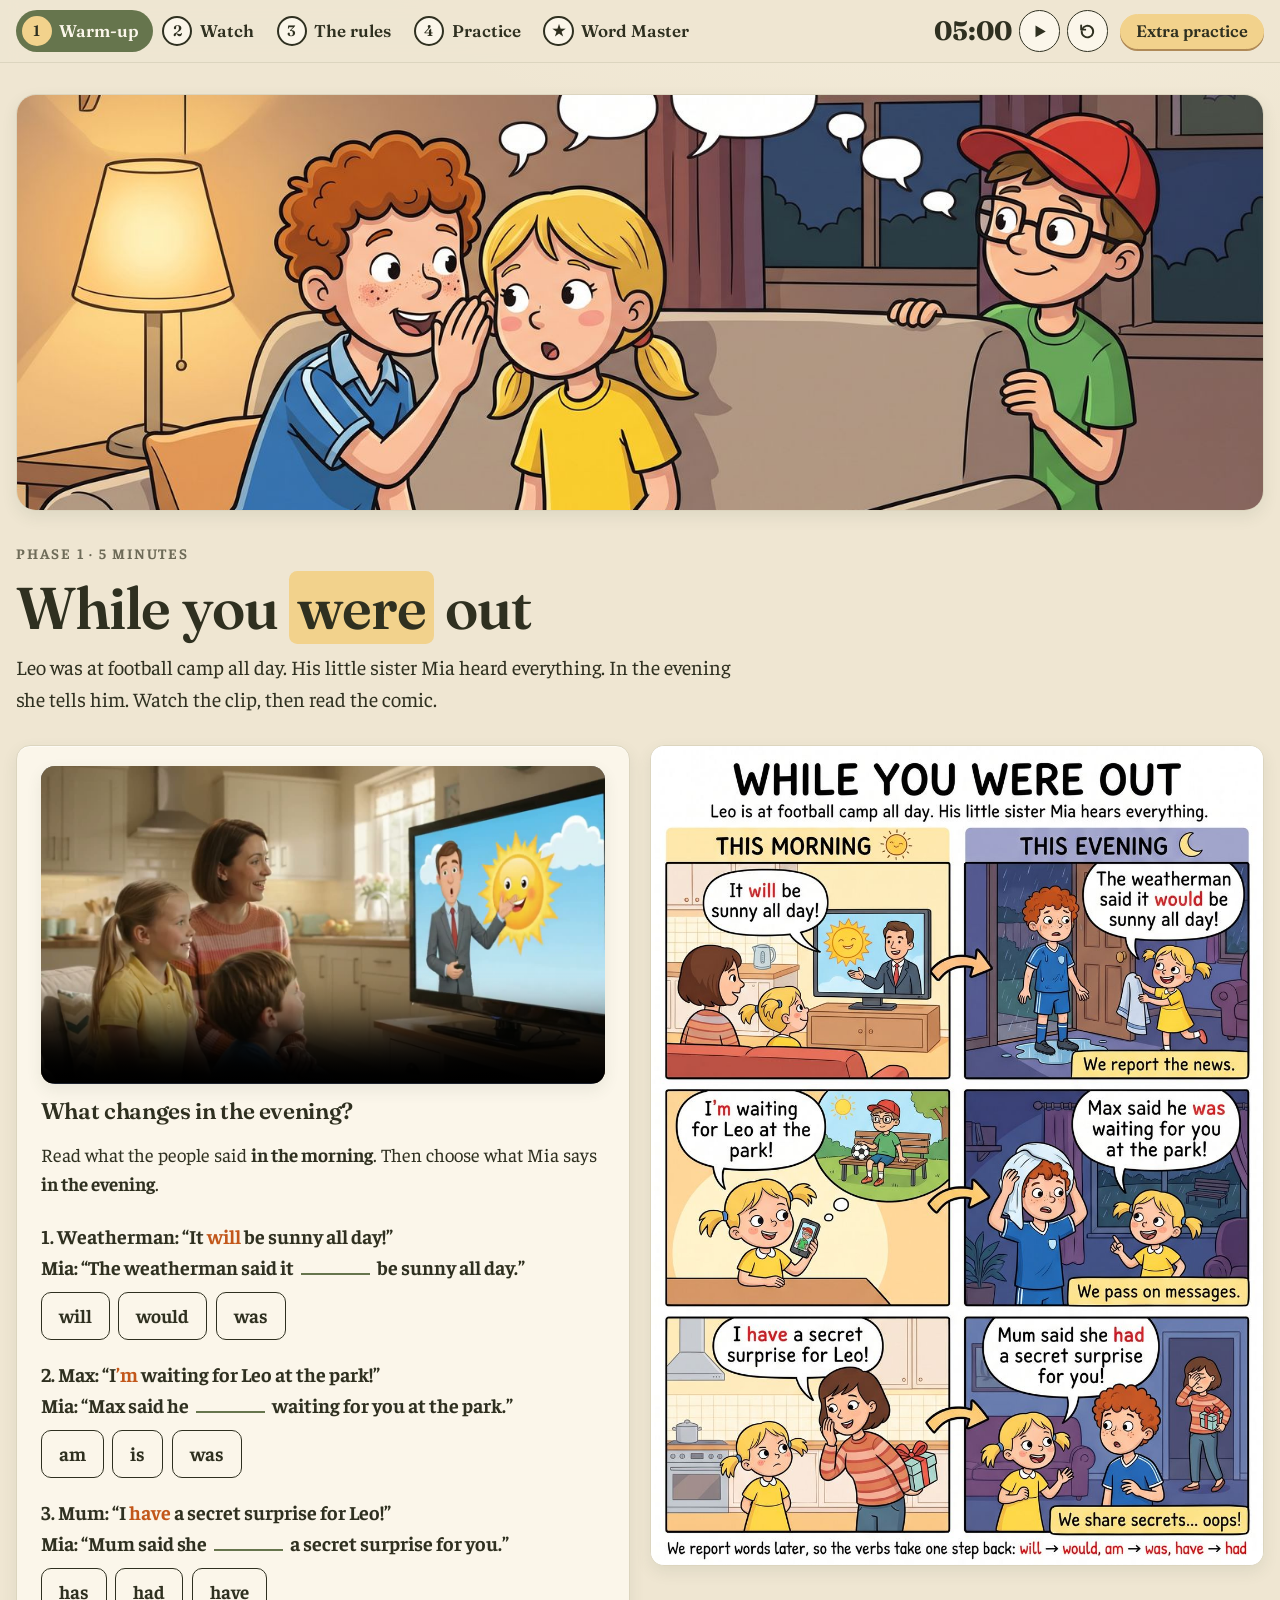
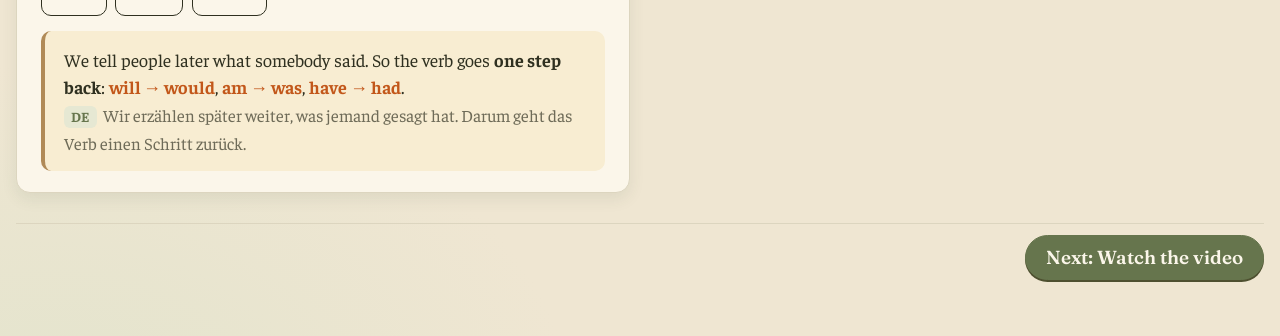
<file: lesson4-g/index.html>
<!doctype html>
<html lang="en">
<head>
<meta charset="utf-8">
<script>
/* Classroom sound limit: all audio, video (music included) and read-aloud voices play at
   most 3 %. iPad Safari ignores media.volume, so media is routed through a Web Audio gain
   node; the AudioContext is unlocked on the first tap. Without Web Audio, volume is clamped. */
(() => {
  const CAP = 0.03;
  const AC = window.AudioContext || window.webkitAudioContext;
  let ctx = null;
  const routed = new WeakSet();
  const unlock = () => {
    if (!AC) return;
    try { ctx = ctx || new AC(); if (ctx.state === 'suspended') ctx.resume(); } catch (e) {}
  };
  const route = el => {
    if (routed.has(el)) return;
    unlock();
    if (ctx) {
      try {
        const src = ctx.createMediaElementSource(el), gain = ctx.createGain();
        gain.gain.value = CAP; src.connect(gain); gain.connect(ctx.destination);
        routed.add(el); el.volume = 1;
        return;
      } catch (e) {}
    }
    if (el.volume > CAP) el.volume = CAP;
  };
  ['pointerdown', 'touchstart', 'keydown'].forEach(t => document.addEventListener(t, unlock, { capture: true, passive: true }));
  // Built-in video controls start playback without calling play(), so catch the play event too
  document.addEventListener('play', e => { if (e.target instanceof HTMLMediaElement) route(e.target); }, true);
  document.addEventListener('volumechange', e => { const el = e.target; if (el instanceof HTMLMediaElement && !routed.has(el) && el.volume > CAP) el.volume = CAP; }, true);
  const play = HTMLMediaElement.prototype.play;
  HTMLMediaElement.prototype.play = function () { route(this); return play.apply(this, arguments); };
  if (window.speechSynthesis && window.SpeechSynthesisUtterance) {
    const speak = window.speechSynthesis.speak.bind(window.speechSynthesis);
    window.speechSynthesis.speak = u => { try { u.volume = Math.min(u.volume, CAP); } catch (e) {} return speak(u); };
  }
})();
</script>
<meta name="viewport" content="width=device-width,initial-scale=1,viewport-fit=cover">
<title>Reported speech · Unit 2 Respect · Lesson 4</title>
<link rel="stylesheet" href="https://fonts.googleapis.com/css2?family=Fraunces:opsz,wght@9..144,400..800&family=Faustina:ital,wght@0,400..700;1,400..700&display=swap">
<link rel="stylesheet" href="style.css">
</head>
<body>

<header class="bar">
  <div class="bar-in wrap">
    <nav aria-label="Lesson phases">
      <ol class="phases">
        <li><a class="ph" href="#warm-up" data-s="warm-up"><span class="n">1</span><span class="name">Warm-up</span></a></li>
        <li><a class="ph" href="#watch" data-s="watch"><span class="n">2</span><span class="name">Watch</span></a></li>
        <li><a class="ph" href="#rules" data-s="rules"><span class="n">3</span><span class="name">The rules</span></a></li>
        <li><a class="ph" href="#practice" data-s="practice"><span class="n">4</span><span class="name">Practice</span></a></li>
        <li><a class="ph" href="#wordmaster" data-s="wordmaster"><span class="n">★</span><span class="name">Word Master</span></a></li>
      </ol>
    </nav>
    <div class="tools">
      <div class="timer" id="timer">
        <span class="clock" id="clock" role="timer" aria-label="Time left in this phase">05:00</span>
        <button type="button" class="icon-btn" id="t-go" aria-label="Start timer"><svg class="i-play" viewBox="0 0 24 24" aria-hidden="true"><path d="M7 4.5v15l13-7.5z" fill="currentColor"/></svg><svg class="i-pause" viewBox="0 0 24 24" aria-hidden="true"><path d="M6 5h4.5v14H6zM13.5 5H18v14h-4.5z" fill="currentColor"/></svg></button>
        <button type="button" class="icon-btn" id="t-reset" aria-label="Reset timer"><svg viewBox="0 0 24 24" aria-hidden="true"><path d="M5.2 9.5A7.3 7.3 0 1 1 4.7 12" fill="none" stroke="currentColor" stroke-width="2.4" stroke-linecap="round"/><path d="M4 4.5v5.2h5.2" fill="none" stroke="currentColor" stroke-width="2.4" stroke-linecap="round" stroke-linejoin="round"/></svg></button>
      </div>
      <a class="btn small gold" href="#extra" data-s="extra">Extra practice</a>
    </div>
  </div>
</header>

<main class="wrap">

<!-- ================= 1 WARM-UP ================= -->
<section class="stage" data-s="warm-up">
  <div class="hero"><img src="media/cover.jpg" alt="Leo whispers a secret to Mia while Max listens" width="1600" height="893"></div>
  <header class="st-head">
    <p class="eyebrow">Phase 1 · 5 minutes</p>
    <h1>While you <mark>were</mark> out</h1>
    <p class="lead">Leo was at football camp all day. His little sister Mia heard everything. In the evening she tells him. Watch the clip, then read the comic.</p>
  </header>
  <div class="two">
    <div class="card">
      <video src="media/leo-mia-clip.mp4" poster="media/leo-mia-clip.jpg" controls playsinline preload="none"></video>
      <h3>What changes in the evening?</h3>
      <p>Read what the people said <b>in the morning</b>. Then choose what Mia says <b>in the evening</b>.</p>
      <div id="warm-quiz" class="sub"></div>
      <p class="tip">We tell people later what somebody said. So the verb goes <b>one step back</b>: <span class="vb">will → would</span>, <span class="vb">am → was</span>, <span class="vb">have → had</span>.<br><span class="de"><b>DE</b>Wir erzählen später weiter, was jemand gesagt hat. Darum geht das Verb einen Schritt zurück.</span></p>
    </div>
    <div class="pic"><img src="media/comic.jpg" alt="Comic: in the morning people say things, in the evening Mia tells Leo" width="1100" height="1473"></div>
  </div>
  <nav class="st-nav"><span></span><a class="btn primary" href="#watch">Next: Watch the video</a></nav>
</section>

<!-- ================= 2 WATCH ================= -->
<section class="stage" data-s="watch" hidden>
  <header class="st-head">
    <p class="eyebrow">Phase 2 · 10 minutes</p>
    <h1>The night <mark>messenger</mark></h1>
    <p class="lead">An owl carries Grandma's messages to Mia. Watch carefully: which words change when the owl tells Mia?</p>
    <p class="de"><b>DE</b>Achte auf die farbigen Wörter: <span class="pr">lila = Person</span>, <span class="vb">orange = Verb</span>.</p>
  </header>
  <div class="two">
    <video src="media/night-messenger.mp4" poster="media/night-messenger.jpg" controls playsinline preload="none"></video>
    <div class="card"><h3>After the video</h3><div id="watch-quiz" class="sub"></div></div>
  </div>
  <nav class="st-nav"><a class="btn" href="#warm-up">Back</a><a class="btn primary" href="#rules">Next: The rules</a></nav>
</section>

<!-- ================= 3 RULES ================= -->
<section class="stage" data-s="rules" hidden>
  <header class="st-head">
    <p class="eyebrow">Phase 3 · 15 minutes</p>
    <h1>The <mark>rules</mark></h1>
    <p class="lead">Five short rules, each with a picture. Read, look, then answer the question under each rule.</p>
  </header>

  <!-- A -->
  <div class="sub">
    <h2><span class="step">A</span> Direct speech or reported speech?</h2>
    <div class="two">
      <div class="pic">
        <img src="media/pronoun-who.jpg" alt="Morning: Mum talks to Mia. Evening: Mia tells Leo." width="1500" height="837">
        <span class="bub" style="left:24.5%;top:5%;width:18%;height:18%">“<span class="pr">I</span>’<span class="vb">m</span> tired.”</span>
        <span class="bub" style="left:59.5%;top:19%;width:17%;height:14%">Mum said <span class="pr">she</span> <span class="vb">was</span> tired.</span>
      </div>
      <div class="card">
        <p><b>Direct speech</b> = the exact words, with “ ”. <b>Reported speech</b> = we tell somebody <b>later</b> what another person said. No “ ”.</p>
        <div class="flow">
          <span class="tag">Direct</span>
          <div class="toks"><span>Mum:</span><span class="tok p">“I</span><span class="tok v">am</span><span class="tok g">tired.”</span></div>
          <span></span>
          <div class="arrows"><span class="p">↓ person</span><span class="v">↓ verb</span><span>↓ no change</span></div>
          <span class="tag">Reported</span>
          <div class="toks"><span>Mum said (that)</span><span class="tok p">she</span><span class="tok v">was</span><span class="tok g">tired.</span></div>
        </div>
        <ol class="recipe">
          <li><span class="num">1</span><b>Take away “ ”</b>No quotation marks.</li>
          <li><span class="num">2</span><b>said (that)</b>Start with the person + <i>said</i>.</li>
          <li class="p"><span class="num">3</span><b>Change the person</b>I → he / she</li>
          <li class="v"><span class="num">4</span><b>One step back</b>am → was</li>
        </ol>
        <p class="tip"><b>No comma before <i>that</i>!</b> Mum said that she was tired. <span class="x">Mum said, that</span><br><span class="de"><b>DE</b>Kein Konjunktiv im Englischen: <i>Sie sagte, sie sei müde</i> → <i>She said she <span class="vb">was</span> tired.</i></span></p>
      </div>
    </div>
    <div class="card" id="rq-a"></div>
  </div>

  <!-- B -->
  <div class="sub">
    <h2><span class="step">B</span> Change the <span class="pr">person</span></h2>
    <div class="two">
      <div class="pic">
        <img src="media/pronoun-chart.jpg" alt="A girl pointing at herself, three friends hugging, a boy pointing at you" width="1500" height="837">
        <span class="lbl" style="left:1.5%;top:4%"><span class="pr">I · me · my</span><small>→ he / she · him / her · his / her</small></span>
        <span class="lbl" style="left:33%;top:79%"><span class="pr">we · us · our</span><small>→ they · them · their</small></span>
        <span class="lbl" style="left:70%;top:4%"><span class="pr">you · your</span><small>→ I · me · my (if you mean me)</small></span>
      </div>
      <div class="card">
        <p>Ask yourself: <b>who is talking now – and about whom?</b></p>
        <table class="t">
          <thead><tr><th>Direct speech</th><th>Reported speech</th></tr></thead>
          <tbody>
            <tr><td>Tom: “<span class="pr">I</span> love <span class="pr">my</span> dog.”</td><td>Tom said <span class="pr">he</span> <span class="vb">loved</span> <span class="pr">his</span> dog.</td></tr>
            <tr><td>Lisa: “<span class="pr">We</span> are late.”</td><td>Lisa said <span class="pr">they</span> <span class="vb">were</span> late.</td></tr>
            <tr><td>Max (to me): “<span class="pr">You</span> are funny.”</td><td>Max said <span class="pr">I</span> <span class="vb">was</span> funny.</td></tr>
          </tbody>
        </table>
        <p class="de"><b>DE</b>Wer spricht jetzt? Aus <i>ich</i> wird <i>er/sie</i>, aus <i>wir</i> wird <i>sie</i>.</p>
      </div>
    </div>
    <div class="card" id="rq-b"></div>
  </div>

  <!-- C -->
  <div class="sub">
    <h2><span class="step">C</span> One step <span class="vb">back</span></h2>
    <div class="two">
      <div class="pic">
        <img src="media/step-back.jpg" alt="A happy arrow walks one step back on wooden stairs" width="1500" height="837">
        <span class="lbl" style="left:3%;top:6%">LATER · past<small><span class="vb">was · liked · played</span></small></span>
        <span class="lbl" style="left:64%;top:12%">NOW · present<small><span class="vb">am · like · play</span></small></span>
      </div>
      <div class="card">
        <p>The person said the words <b>before</b>. So when we report them, the verb goes <b>one step back into the past</b>.</p>
        <table class="t">
          <thead><tr><th>Now</th><th>One step back</th></tr></thead>
          <tbody>
            <tr><td>am · is</td><td class="vb">was</td></tr>
            <tr><td>are</td><td class="vb">were</td></tr>
            <tr><td>like · play · love</td><td class="vb">liked · played · loved</td></tr>
            <tr><td>have · go · eat</td><td class="vb">had · went · ate</td></tr>
          </tbody>
        </table>
        <p class="de"><b>DE</b>Das ist die wichtigste Regel: Das Verb geht einen Schritt zurück.</p>
      </div>
    </div>
  </div>

  <!-- D -->
  <div class="sub">
    <h2><span class="step">D</span> Simple present → <span class="vb">simple past</span></h2>
    <div class="two">
      <div class="pic">
        <img src="media/rule-simple.jpg" alt="Max on the phone in the park, later Mia tells Leo" width="1500" height="837">
        <span class="bub" style="left:3.5%;top:6%;width:16%;height:19%">“<span class="pr">I</span> <span class="vb">play</span> football every day.”</span>
        <span class="bub" style="left:60%;top:6%;width:18.5%;height:20%">Max said <span class="pr">he</span> <span class="vb">played</span> football every day.</span>
      </div>
      <div class="card">
        <div class="flow">
          <span class="tag">Direct</span>
          <div class="toks"><span>Max:</span><span class="tok p">“I</span><span class="tok v">play</span><span class="tok g">football every day.”</span></div>
          <span class="tag">Reported</span>
          <div class="toks"><span>Max said</span><span class="tok p">he</span><span class="tok v">played</span><span class="tok g">football every day.</span></div>
        </div>
        <p>Simple present (<i>play, likes, have</i>) → simple past (<i>played, liked, had</i>).</p>
        <p class="tip">Careful with <b>he / she / it</b>: “Ben <span class="vb">likes</span> pizza.” → She said Ben <span class="vb">liked</span> pizza. The <b>-s</b> goes away.</p>
      </div>
    </div>
    <div class="card" id="rq-d"></div>
  </div>

  <!-- E -->
  <div class="sub">
    <h2><span class="step">E</span> Present progressive → <span class="vb">past progressive</span></h2>
    <div class="two">
      <div class="pic">
        <img src="media/rule-progressive.jpg" alt="Mum is cooking, later Mia tells Leo at the door" width="1500" height="837">
        <span class="bub" style="left:3%;top:7%;width:20%;height:20%">“<span class="pr">I</span>’<span class="vb">m cooking</span> dinner.”</span>
        <span class="bub sm" style="left:70.5%;top:32%;width:11%;height:15%">Mum said <span class="pr">she</span> <span class="vb">was cooking</span> dinner.</span>
        <span class="bub" style="left:72.5%;top:67%;width:10%;height:13%">Yum!</span>
      </div>
      <div class="card">
        <p>Something <b>was happening</b> at that moment, like a photo of the action.</p>
        <div class="flow">
          <span class="tag">Direct</span>
          <div class="toks"><span>Mum:</span><span class="tok p">“I</span><span class="tok v">am cooking</span><span class="tok g">dinner.”</span></div>
          <span class="tag">Reported</span>
          <div class="toks"><span>Mum said</span><span class="tok p">she</span><span class="tok v">was cooking</span><span class="tok g">dinner.</span></div>
        </div>
        <table class="t">
          <thead><tr><th>Now</th><th>One step back</th></tr></thead>
          <tbody>
            <tr><td>I am · he/she is + -ing</td><td class="vb">was + -ing</td></tr>
            <tr><td>we/you/they are + -ing</td><td class="vb">were + -ing</td></tr>
          </tbody>
        </table>
      </div>
    </div>
    <div class="card" id="rq-e"></div>
  </div>

  <!-- F -->
  <div class="sub">
    <h2><span class="step">F</span> Questions: “Do you …?” → <span class="vb">asked if</span></h2>
    <div class="two">
      <div class="pic">
        <img src="media/rule-question.jpg" alt="Grandma asks on a video call, later Mia tells Leo" width="1500" height="837">
        <span class="bub sm" style="left:27%;top:8%;width:17.5%;height:14%">“Do <span class="pr">you</span> <span class="vb">like</span> strawberries?”</span>
        <span class="bub sm" style="left:61%;top:7%;width:16.5%;height:17%">Grandma asked if <span class="pr">you</span> <span class="vb">liked</span> strawberries.</span>
      </div>
      <div class="card">
        <div class="flow">
          <span class="tag">Direct</span>
          <div class="toks"><span>Grandma:</span><span class="tok gone">“Do</span><span class="tok p">you</span><span class="tok v">like</span><span class="tok g">strawberries</span><span class="tok gone">?”</span></div>
          <span class="tag">Reported</span>
          <div class="toks"><span>Grandma asked</span><span class="tok">if</span><span class="tok p">you</span><span class="tok v">liked</span><span class="tok g">strawberries.</span></div>
        </div>
        <ol class="recipe">
          <li><span class="num">1</span><b>asked (me) if</b>not <i>said</i></li>
          <li><span class="num">2</span><b>No <span class="x">do</span> / <span class="x">does</span></b>and no “?”</li>
          <li class="p"><span class="num">3</span><b>Change the person</b>you → I / he / she …</li>
          <li class="v"><span class="num">4</span><b>One step back</b>like → liked</li>
        </ol>
        <p>Also: “<b>Are</b> you OK?” → She asked me <b>if</b> I <span class="vb">was</span> OK.</p>
        <p class="de"><b>DE</b>„if“ heißt hier „ob“: <i>Sie fragte, ob ich Erdbeeren mag.</i></p>
      </div>
    </div>
    <div class="card" id="rq-f"></div>
  </div>

  <nav class="st-nav"><a class="btn" href="#watch">Back</a><a class="btn primary" href="#practice">Next: Practice</a></nav>
</section>

<!-- ================= 4 PRACTICE ================= -->
<section class="stage" data-s="practice" hidden>
  <header class="st-head">
    <p class="eyebrow">Phase 4 · 20 minutes</p>
    <h1>Your <mark>turn</mark></h1>
    <p class="lead">Read what each person says. Write it in reported speech and tap <b>Check</b>. If something is wrong, you get a tip.</p>
    <p class="de"><b>DE</b>Denk an die 4 Schritte: „ “ weg · said / asked if · Person ändern · Verb einen Schritt zurück.</p>
  </header>

  <div class="sub">
    <h2><span class="step">A</span> What did they say? <span class="mins">10 min</span></h2>
    <div class="grid3" id="pr-a"></div>
  </div>

  <div class="sub">
    <h2><span class="step">B</span> The picnic <span class="mins">5 min</span></h2>
    <p>Everybody is talking at the picnic. The next day Leo tells Grandma. Choose the right sentence.</p>
    <div class="two">
      <div class="pic">
        <img src="media/picnic.jpg" alt="Picnic: Leo, Max, Mum and Mia are talking" width="1500" height="837">
        <span class="bub" style="left:7%;top:5%;width:10.5%;height:16%">“We are hungry!”</span>
        <span class="bub" style="left:24.5%;top:5%;width:17.5%;height:15%">“I love sandwiches.”</span>
        <span class="bub sm" style="left:47.5%;top:5%;width:15%;height:15%">“Do you want some juice, Mia?”</span>
        <span class="bub" style="left:74%;top:11%;width:16%;height:17%">“The sun is shining!”</span>
      </div>
      <div class="card" id="pr-b"></div>
    </div>
  </div>

  <div class="sub">
    <h2><span class="step">C</span> Find the right sentence <span class="mins">5 min</span></h2>
    <p>Typical mistakes! One sentence is right, one is wrong. Tap the right one.</p>
    <div class="card" id="pr-c"></div>
  </div>

  <nav class="st-nav"><a class="btn" href="#rules">Back</a><a class="btn primary" href="#wordmaster">Next: Word Master</a></nav>
</section>

<!-- ================= 5 WORD MASTER ================= -->
<section class="stage" data-s="wordmaster" hidden>
  <header class="st-head">
    <p class="eyebrow">Word Master · 10 minutes</p>
    <h1>Word <mark>Master</mark></h1>
    <p class="lead">Write the twelve sentences in reported speech. Tap <b>Check all</b>, then save the PDF and send it to your teacher.</p>
    <p class="de"><b>DE</b>Schreib die Sätze in der indirekten Rede. Dann „Check all“ und als PDF speichern.</p>
  </header>
  <label class="namefield"><span>Your name</span><input type="text" id="wm-name" placeholder="first name + class" autocomplete="off" autocapitalize="words" spellcheck="false"></label>
  <ol class="wm" id="wm-list"></ol>
  <div class="dock">
    <button type="button" class="btn gold" id="wm-check">Check all</button>
    <button type="button" class="btn" id="wm-pdf">Save as PDF</button>
    <p class="res" id="wm-res" aria-live="polite"></p>
  </div>
  <nav class="st-nav"><a class="btn" href="#practice">Back</a><button type="button" class="btn small" id="wm-reset">Start again</button></nav>
</section>

<!-- ================= EXTRA PRACTICE ================= -->
<section class="stage" data-s="extra" hidden>
  <header class="st-head">
    <p class="eyebrow">Extra practice</p>
    <h1>Watch it <mark>again</mark></h1>
    <p class="lead">A short video that explains reported speech step by step. Watch it at home or when you are finished.</p>
  </header>
  <video src="media/extra-explainer.mp4" poster="media/extra-explainer.jpg" controls playsinline preload="none" style="max-width:52rem"></video>
  <nav class="st-nav"><a class="btn" href="#warm-up">Back to the lesson</a></nav>
</section>

</main>

<script>
(() => {
'use strict';
const $ = (s, r = document) => r.querySelector(s);
const $$ = (s, r = document) => [...r.querySelectorAll(s)];
const esc = s => String(s).replace(/[&<>"]/g, c => ({ '&': '&amp;', '<': '&lt;', '>': '&gt;', '"': '&quot;' })[c]);
const KEY = 'rs4-g';
let S = {};
try { S = JSON.parse(localStorage.getItem(KEY) || '{}') || {}; } catch (e) {}
const save = () => { try { localStorage.setItem(KEY, JSON.stringify(S)); } catch (e) {} };

// Bubbles hold mixed inline text: wrap it in one span so it flows as one centred line box
const wrapBubbles = root => $$('.bub', root).forEach(b => { if (b.children.length === 1 && b.firstChild === b.firstElementChild && b.firstElementChild.dataset.w) return; const w = document.createElement('span'); w.dataset.w = '1'; w.append(...b.childNodes); b.append(w); });
wrapBubbles(document);

/* ================= multiple choice ================= */
// q: { t: question html, o: [options], a: index of the right one, why: shown after answering }
function quiz(root, qs) {
  root.innerHTML = qs.map((q, i) => `<div class="q"><p class="q-text">${i + 1}. ${q.t}</p><div class="opts">${q.o.map((o, j) => `<button type="button" class="opt" data-q="${i}" data-o="${j}">${o}</button>`).join('')}</div><p class="fb" data-fb="${i}"></p></div>`).join('');
  root.addEventListener('click', e => {
    const b = e.target.closest('.opt'); if (!b || b.disabled) return;
    const i = +b.dataset.q, j = +b.dataset.o, q = qs[i], ok = j === q.a;
    b.classList.add(ok ? 'right' : 'wrong');
    const fb = $(`[data-fb="${i}"]`, root);
    if (ok) {
      $$(`.opt[data-q="${i}"]`, root).forEach(x => { x.disabled = true; });
      fb.className = 'fb ok'; fb.innerHTML = 'Right! ' + (q.why || '');
    } else {
      b.disabled = true;
      fb.className = 'fb no'; fb.innerHTML = 'Not quite – try again.' + (q.hint ? ' ' + q.hint : '');
    }
  });
}
const G = '<span class="gap-line"></span>';

quiz($('#warm-quiz'), [
  { t: `Weatherman: “It <span class="vb">will</span> be sunny all day!”<br>Mia: “The weatherman said it ${G} be sunny all day.”`, o: ['will', 'would', 'was'], a: 1, why: '<span class="vb">will → would</span>' },
  { t: `Max: “I<span class="vb">’m</span> waiting for Leo at the park!”<br>Mia: “Max said he ${G} waiting for you at the park.”`, o: ['am', 'is', 'was'], a: 2, why: '<span class="vb">am → was</span>' },
  { t: `Mum: “I <span class="vb">have</span> a secret surprise for Leo!”<br>Mia: “Mum said she ${G} a secret surprise for you.”`, o: ['has', 'had', 'have'], a: 1, why: '<span class="vb">have → had</span>' }
]);
quiz($('#watch-quiz'), [
  { t: 'Who carries Grandma’s messages to Mia?', o: ['a cat', 'an owl', 'Mia’s brother'], a: 1, why: 'The owl is the night messenger.' },
  { t: `Grandma: “<span class="pr">I</span> am baking a cake for you!”<br>Owl: “Grandma said ${G} was baking a cake for you.”`, o: ['I', 'she', 'you'], a: 1, why: '<span class="pr">I → she</span>: the owl talks about Grandma.' },
  { t: `Owl: “Grandma said she ${G} baking a cake for you.”`, o: ['is', 'am', 'was'], a: 2, why: '<span class="vb">am baking → was baking</span>' },
  { t: `Grandma: “Do you like strawberries?”<br>Owl: “Grandma asked ${G} you liked strawberries.”`, o: ['do', 'if', 'that'], a: 1, why: 'Questions: <b>asked if</b>, no <i>do</i>.' }
]);
quiz($('#rq-a'), [
  { t: 'Which sentence is <b>reported speech</b>?', o: ['Mum: “I am tired.”', 'Mum said she was tired.', 'Mum said: “I am tired.”'], a: 1, why: 'No “ ”, <span class="pr">she</span>, <span class="vb">was</span>.', hint: 'Reported speech has no “ ”.' }
]);
quiz($('#rq-b'), [
  { t: `Mia: “<span class="pr">I</span> love <span class="pr">my</span> cat.”<br>Mia said ${G} loved ${G} cat.`, o: ['I … my', 'she … her', 'he … his'], a: 1, why: 'Mia is a girl: <span class="pr">I → she, my → her</span>.', hint: 'Who is Mia? A girl or a boy?' },
  { t: `Leo and Max: “<span class="pr">We</span> are late.”<br>Mia said ${G} were late.`, o: ['we', 'they', 'he'], a: 1, why: '<span class="pr">we → they</span>' }
]);
quiz($('#rq-d'), [
  { t: `Ben: “I <span class="vb">love</span> pizza.”<br>Ben said he ${G} pizza.`, o: ['love', 'loves', 'loved'], a: 2, why: '<span class="vb">love → loved</span>', hint: 'One step back into the past.' },
  { t: `Anna: “My brother <span class="vb">plays</span> tennis.”<br>Anna said her brother ${G} tennis.`, o: ['played', 'plays', 'playes'], a: 0, why: '<span class="vb">plays → played</span>' }
]);
quiz($('#rq-e'), [
  { t: `Sara: “We <span class="vb">are watching</span> a film.”<br>Sara said they ${G} a film.`, o: ['are watching', 'were watching', 'was watch'], a: 1, why: '<span class="vb">are watching → were watching</span>', hint: 'they → were + -ing' },
  { t: `Tom: “I<span class="vb">’m doing</span> my homework.”<br>Tom said he ${G} his homework.`, o: ['was doing', 'is doing', 'did doing'], a: 0, why: '<span class="vb">am doing → was doing</span>' }
]);
quiz($('#rq-f'), [
  { t: 'Lily: “Do you play football?”<br>Lily asked me …', o: ['… if I played football.', '… if do I play football?', '… do you play football.'], a: 0, why: '<b>asked if</b> · no <i>do</i> · <span class="pr">you → I</span> · <span class="vb">play → played</span>', hint: 'No do, no ?.' },
  { t: 'Max: “Are you OK?”<br>Max asked me …', o: ['… if I am OK.', '… if I was OK.', '… are you OK.'], a: 1, why: '<span class="vb">are → was</span>' }
]);

/* ================= typed answers ================= */
// Lowercase, no end punctuation, straight apostrophes; "said that" = "said"; "whether" = "if"
const norm = v => String(v || '').toLowerCase().replace(/[’`]/g, "'").replace(/[.!?;:,]+\s*$/, '').replace(/\s+/g, ' ').trim()
  .replace(/^that /, '').replace(/^whether /, 'if ');
const words = v => ' ' + norm(v).replace(/[^a-z' ]/g, ' ').replace(/\s+/g, ' ') + ' ';
// Tips (never the answer): which part still needs work
function tip(item, val) {
  const raw = String(val || ''), w = words(raw);
  if (!norm(raw)) return 'Write the sentence first.';
  if (/["“”„]/.test(raw)) return 'Take away the “ ” – reported speech has no quotation marks.';
  if (raw.includes('?')) return 'No “?” in reported speech.';
  if (item.q && !w.startsWith(' if ')) return 'Questions start with <b>if</b>: … asked me <b>if</b> …';
  if (item.q && / (do|does) /.test(w)) return 'No <b>do / does</b> in reported questions.';
  if (!item.p.every(p => w.includes(' ' + p + ' '))) return 'Check the <span class="pr">person</span>: who is talking now?';
  if (!w.includes(' ' + item.v + ' ')) return 'Check the <span class="vb">verb</span>: one step back!';
  return 'Almost! Check the spelling and the other words.';
}
// A "?" or quotation marks make it wrong: reported speech has neither
const hit = (item, val) => !/[?"“”„]/.test(String(val || '')) && item.a.some(a => norm(a) === norm(val));

const PRACTICE = [
  { img: 'p1', box: 'left:56%;top:6%;width:38%;height:21%', who: 'Mia', say: 'I’m eating ice cream.', start: 'Mia said', a: ['she was eating ice cream', 'she was eating an ice cream'], p: ['she'], v: 'was eating' },
  { img: 'p2', box: 'left:13%;top:4%;width:36%;height:20%', who: 'Max', say: 'I play video games every day.', start: 'Max said', a: ['he played video games every day'], p: ['he'], v: 'played' },
  { img: 'p3', box: 'left:62%;top:6%;width:34%;height:20%', who: 'Leo (to you)', say: 'Do you like football?', start: 'Leo asked me', a: ['if I liked football'], p: ['i'], v: 'liked', q: true },
  { img: 'p4', box: 'left:55%;top:5%;width:37%;height:20%', who: 'Mum', say: 'I like books about animals.', start: 'Mum said', a: ['she liked books about animals'], p: ['she'], v: 'liked' },
  { img: 'p5', box: 'left:8%;top:7%;width:39%;height:22%', who: 'Grandma (to you)', say: 'Do you like my flowers?', start: 'Grandma asked me', a: ['if I liked her flowers'], p: ['i', 'her'], v: 'liked', q: true },
  { img: 'p6', box: 'left:40%;top:26%;width:19%;height:15%', who: 'Max', say: 'I’m waiting for the bus.', start: 'Max said', a: ['he was waiting for the bus'], p: ['he'], v: 'was waiting', small: true }
];
$('#pr-a').innerHTML = PRACTICE.map((it, i) => `<div class="card pcard">
  <div class="pic sq"><img src="media/${it.img}.jpg" alt="${esc(it.who)} says something" width="900" height="900"><span class="bub" style="${it.box}${it.small ? ';font-size:3.2cqw' : ''}">“${esc(it.say)}”</span></div>
  <div class="body"><p class="quote"><span class="who">${esc(it.who)}:</span> “${esc(it.say)}”</p>
  <div class="write"><span class="start">${esc(it.start)}</span><input class="in" type="text" data-k="pa${i}" aria-label="${esc(it.start)} …" autocomplete="off" autocorrect="off" autocapitalize="off" spellcheck="false"></div>
  <div><button type="button" class="btn small" data-check="${i}">Check</button></div><p class="fb" data-pfb="${i}"></p></div></div>`).join('');
$$('#pr-a .in').forEach(inp => {
  inp.value = S[inp.dataset.k] || '';
  inp.addEventListener('input', () => { S[inp.dataset.k] = inp.value; inp.classList.remove('is-right', 'is-wrong'); save(); });
  inp.addEventListener('keydown', e => { if (e.key === 'Enter') $(`[data-check="${inp.dataset.k.slice(2)}"]`).click(); });
});
$('#pr-a').addEventListener('click', e => {
  const b = e.target.closest('[data-check]'); if (!b) return;
  const i = +b.dataset.check, it = PRACTICE[i], inp = $(`[data-k="pa${i}"]`), fb = $(`[data-pfb="${i}"]`), ok = hit(it, inp.value);
  inp.classList.toggle('is-right', ok); inp.classList.toggle('is-wrong', !ok && !!norm(inp.value));
  fb.className = 'fb ' + (ok ? 'ok' : 'no'); fb.innerHTML = ok ? 'Right! Well done.' : tip(it, inp.value);
});

quiz($('#pr-b'), [
  { t: 'Leo: “We are hungry!”<br>Leo said …', o: ['… we were hungry.', '… they were hungry.', '… they are hungry.'], a: 1, why: '<span class="pr">we → they</span>, <span class="vb">are → were</span>' },
  { t: 'Max: “I love sandwiches.”<br>Max said …', o: ['… he loves sandwiches.', '… I loved sandwiches.', '… he loved sandwiches.'], a: 2, why: '<span class="pr">I → he</span>, <span class="vb">love → loved</span>' },
  { t: 'Mum: “Do you want some juice, Mia?”<br>Mum asked Mia …', o: ['… if she wanted some juice.', '… if she wants some juice.', '… do she want some juice.'], a: 0, why: '<b>if</b>, <span class="pr">you → she</span>, <span class="vb">want → wanted</span>' },
  { t: 'Mia: “The sun is shining!”<br>Mia said …', o: ['… the sun is shining.', '… the sun was shining.', '… the sun shined.'], a: 1, why: '<span class="vb">is shining → was shining</span>' }
]);
quiz($('#pr-c'), [
  { t: 'Which one is right?', o: ['Max said, that he was tired.', 'Max said that he was tired.'], a: 1, why: 'No comma before <i>that</i>.' },
  { t: 'Which one is right?', o: ['She asked if I liked pizza.', 'She asked if do I like pizza.'], a: 0, why: 'No <i>do</i> in reported questions.' },
  { t: 'Which one is right?', o: ['Tom said he is hungry.', 'Tom said he was hungry.'], a: 1, why: 'One step back: <span class="vb">is → was</span>.' },
  { t: 'Which one is right?', o: ['Mia said I was tired.', 'Mia said she was tired.'], a: 1, why: 'Mia is talking about herself: <span class="pr">I → she</span>.' },
  { t: 'Which one is right?', o: ['Leo said they were playing football.', 'Leo said they was playing football.'], a: 0, why: '<span class="pr">they</span> → <span class="vb">were</span> + -ing.' }
]);

/* ================= Word Master ================= */
const WM = [
  { who: 'Emma', say: 'I am tired.', start: 'Emma said', a: ['she was tired'] },
  { who: 'Leo', say: 'I like pizza.', start: 'Leo said', a: ['he liked pizza'] },
  { who: 'Sara', say: 'We are watching a film.', start: 'Sara said', a: ['they were watching a film'] },
  { who: 'Ben', say: 'I play the guitar.', start: 'Ben said', a: ['he played the guitar'] },
  { who: 'Lily', say: 'Do you play football?', start: 'Lily asked me', a: ['if I played football'] },
  { who: 'Mum', say: 'I am making dinner.', start: 'Mum said', a: ['she was making dinner'] },
  { who: 'Tom', say: 'My sister loves dogs.', start: 'Tom said', a: ['his sister loved dogs'] },
  { who: 'Max', say: 'Do you like my new bike?', start: 'Max asked me', a: ['if I liked his new bike'] },
  { who: 'Anna', say: 'We live in Berlin.', start: 'Anna said', a: ['they lived in Berlin'] },
  { who: 'Jonas', say: 'I am reading a comic.', start: 'Jonas said', a: ['he was reading a comic'] },
  { who: 'Grandma', say: 'Do you want some cake?', start: 'Grandma asked us', a: ['if we wanted some cake'] },
  { who: 'Mia and Leo', say: 'We are playing in the garden.', start: 'Mia and Leo said', a: ['they were playing in the garden'] }
];
const wmList = $('#wm-list'), wmRes = $('#wm-res'), wmName = $('#wm-name');
wmList.innerHTML = WM.map((w, i) => `<li><span class="qn">${i + 1}</span><div class="card"><p class="quote"><span class="who">${esc(w.who)}:</span> “${esc(w.say)}”</p><div class="write"><span class="start">${esc(w.start)}</span><input class="in" type="text" data-k="wm${i}" aria-label="Sentence ${i + 1}" autocomplete="off" autocorrect="off" autocapitalize="off" spellcheck="false"></div></div></li>`).join('');
const wmIns = $$('.in', wmList);
wmIns.forEach(inp => {
  inp.value = S[inp.dataset.k] || '';
  inp.addEventListener('input', () => { S[inp.dataset.k] = inp.value; inp.classList.remove('is-right', 'is-wrong'); save(); });
});
wmName.value = S.name || '';
wmName.addEventListener('input', () => { S.name = wmName.value; wmName.classList.remove('is-wrong'); save(); });
const wmHit = i => hit(WM[i], S['wm' + i]);
$('#wm-check').addEventListener('click', () => {
  let ok = 0, done = 0;
  wmIns.forEach((inp, i) => {
    const filled = !!norm(inp.value), h = wmHit(i);
    if (filled) done++; if (h) ok++;
    inp.classList.toggle('is-right', h); inp.classList.toggle('is-wrong', filled && !h);
  });
  if (!done) { wmRes.textContent = 'Write the sentences first.'; wmRes.className = 'res warn'; return; }
  wmRes.textContent = ok + '/' + WM.length + (ok === WM.length ? ' — perfect!' : ok >= 9 ? ' — almost there!' : ' — keep going!');
  wmRes.className = 'res ' + (ok === WM.length ? 'ok' : 'warn');
});
$('#wm-reset').addEventListener('click', () => {
  WM.forEach((w, i) => { delete S['wm' + i]; }); save();
  wmIns.forEach(inp => { inp.value = ''; inp.classList.remove('is-right', 'is-wrong'); });
  wmRes.textContent = ''; wmRes.className = 'res';
});
// PDF report on one A4 page; the PDF library is the Respect site's own copy, loaded on first use
let pdfLib = null;
const loadPdf = () => pdfLib || (pdfLib = new Promise((res, rej) => {
  if (window.jspdf) return res(window.jspdf);
  const s = document.createElement('script'); s.src = '../assets/5acc4bca-8930-44db-a4ed-c4d0b72c04fa.js';
  s.onload = () => res(window.jspdf); s.onerror = () => { pdfLib = null; rej(); };
  document.head.appendChild(s);
}));
$('#wm-pdf').addEventListener('click', async () => {
  const name = (S.name || '').trim();
  if (!name) { wmName.classList.add('is-wrong'); wmName.focus(); wmName.scrollIntoView({ block: 'center' }); wmRes.textContent = 'Write your name first.'; wmRes.className = 'res warn'; return; }
  let lib;
  try { lib = await loadPdf(); } catch (e) { wmRes.textContent = 'PDF needs an internet connection.'; wmRes.className = 'res warn'; return; }
  const san = s => String(s).replace(/[‘’]/g, "'").replace(/[“”„]/g, '"').replace(/[–—]/g, '-').replace(/…/g, '...').replace(/[^\x00-\xFF]/g, '');
  const doc = new lib.jsPDF({ unit: 'mm', format: 'a4' });
  const M = 16, W = 178;
  doc.setFont('helvetica', 'bold'); doc.setFontSize(15); doc.setTextColor(0);
  doc.text('Word Master - Reported speech', M, 20);
  doc.setFont('helvetica', 'normal'); doc.setFontSize(10); doc.setTextColor(70);
  doc.text(san('Unit 2 Respect - Lesson 4 (G-Kurs)  |  ' + name + '  |  ' + new Date().toLocaleDateString('de-DE')), M, 27);
  doc.setDrawColor(0); doc.setLineWidth(.35); doc.line(M, 31, M + W, 31);
  let y = 39, ok = 0, missing = 0;
  WM.forEach((w, i) => {
    const val = String(S['wm' + i] || '').trim(), h = wmHit(i);
    if (h) ok++; if (!val) missing++;
    doc.setFont('helvetica', 'normal'); doc.setFontSize(9); doc.setTextColor(110);
    doc.text(san((i + 1) + '.  ' + w.who + ': "' + w.say + '"'), M, y);
    y += 5.2;
    doc.setFontSize(10.5); doc.setTextColor(0);
    const x0 = M + 5, st = san(w.start) + ' ';
    doc.text(st, x0, y);
    const x = x0 + doc.getTextWidth(st);
    doc.setFont('helvetica', 'bold');
    const shown = san(val || '_____');
    const lines = doc.splitTextToSize(shown, M + W - 24 - x);
    if (val) { doc.setFillColor(h ? 221 : 246, h ? 232 : 222, h ? 204 : 212); lines.forEach((l, k) => doc.rect(x - .5, y - 3.9 + k * 5, doc.getTextWidth(l) + 1.4, 5.1, 'F')); }
    doc.setTextColor(h ? 40 : 150, h ? 90 : 40, h ? 40 : 30);
    doc.text(lines, x + .2, y, { lineHeightFactor: 1.35 });
    doc.setFont('helvetica', 'normal'); doc.setFontSize(9);
    if (h) { doc.setTextColor(40, 110, 50); doc.text('correct', M + W, y, { align: 'right' }); }
    else { doc.setTextColor(170, 40, 30); doc.text(val ? 'wrong' : 'not answered', M + W, y, { align: 'right' }); }
    y += 4.6 + lines.length * 5;
  });
  doc.setDrawColor(0); doc.line(M, y - 2, M + W, y - 2);
  doc.setFont('helvetica', 'bold'); doc.setFontSize(13); doc.setTextColor(0);
  doc.text('RESULT:  ' + ok + ' / ' + WM.length + ' correct' + (missing ? '   (' + missing + ' not answered)' : ''), M, y + 6);
  doc.save('wordmaster-reported-speech-' + name.replace(/[^\p{L}\p{N}_-]+/gu, '-').toLowerCase() + '.pdf');
});

/* ================= phase timer ================= */
const clock = $('#clock'), tBox = $('#timer'), tGo = $('#t-go');
let total = 300, left = 300, tick = null, endAt = 0;
const drawT = () => { clock.textContent = String(Math.floor(left / 60)).padStart(2, '0') + ':' + String(left % 60).padStart(2, '0'); };
function tStop() { if (tick) { clearInterval(tick); tick = null; } tBox.classList.remove('running'); tGo.setAttribute('aria-label', 'Start timer'); }
function tSet(min) { tStop(); total = left = min * 60; tBox.classList.remove('up'); drawT(); }
function tStart() {
  if (left <= 0) left = total;
  tBox.classList.remove('up'); tBox.classList.add('running'); tGo.setAttribute('aria-label', 'Pause timer');
  endAt = Date.now() + left * 1000;
  tick = setInterval(() => { left = Math.max(0, Math.ceil((endAt - Date.now()) / 1000)); drawT(); if (left === 0) { tStop(); tBox.classList.add('up'); } }, 250);
}
tGo.addEventListener('click', () => (tick ? tStop() : tStart()));
$('#t-reset').addEventListener('click', () => tSet(total / 60));

/* ================= phase routing ================= */
const STAGES = [{ id: 'warm-up', min: 5 }, { id: 'watch', min: 10 }, { id: 'rules', min: 15 }, { id: 'practice', min: 20 }, { id: 'wordmaster', min: 10 }, { id: 'extra', min: 3 }];
let cur = null;
function route() {
  const s = STAGES.find(x => x.id === (location.hash || '').slice(1)) || STAGES[0];
  if (cur === s.id) return;
  cur = s.id;
  $$('.stage').forEach(x => { x.hidden = x.dataset.s !== s.id; });
  $$('.ph').forEach(a => { if (a.dataset.s === s.id) a.setAttribute('aria-current', 'step'); else a.removeAttribute('aria-current'); });
  $$('video').forEach(v => { if (!v.closest('[data-s="' + s.id + '"]')) v.pause(); });
  tSet(s.min); window.scrollTo(0, 0);
}
window.addEventListener('hashchange', route);
route();
})();
</script>
</body>
</html>
</file>
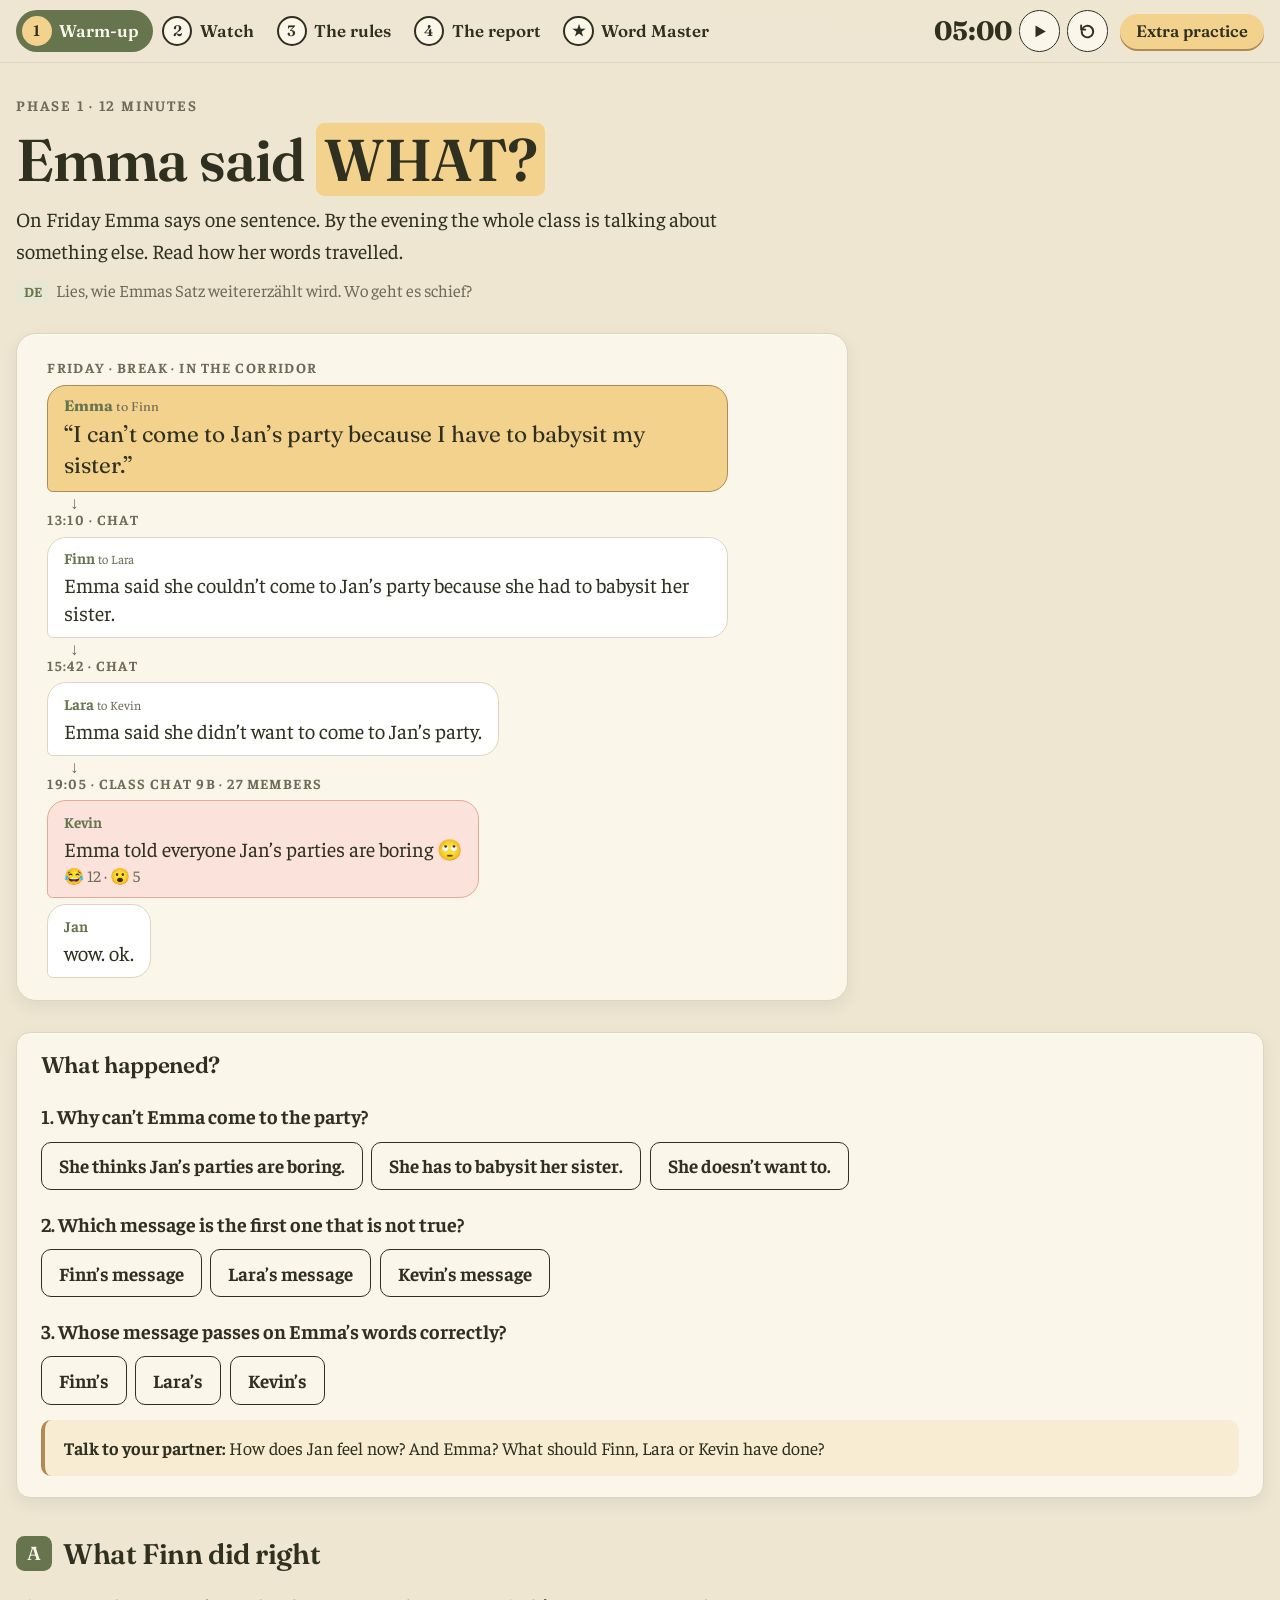
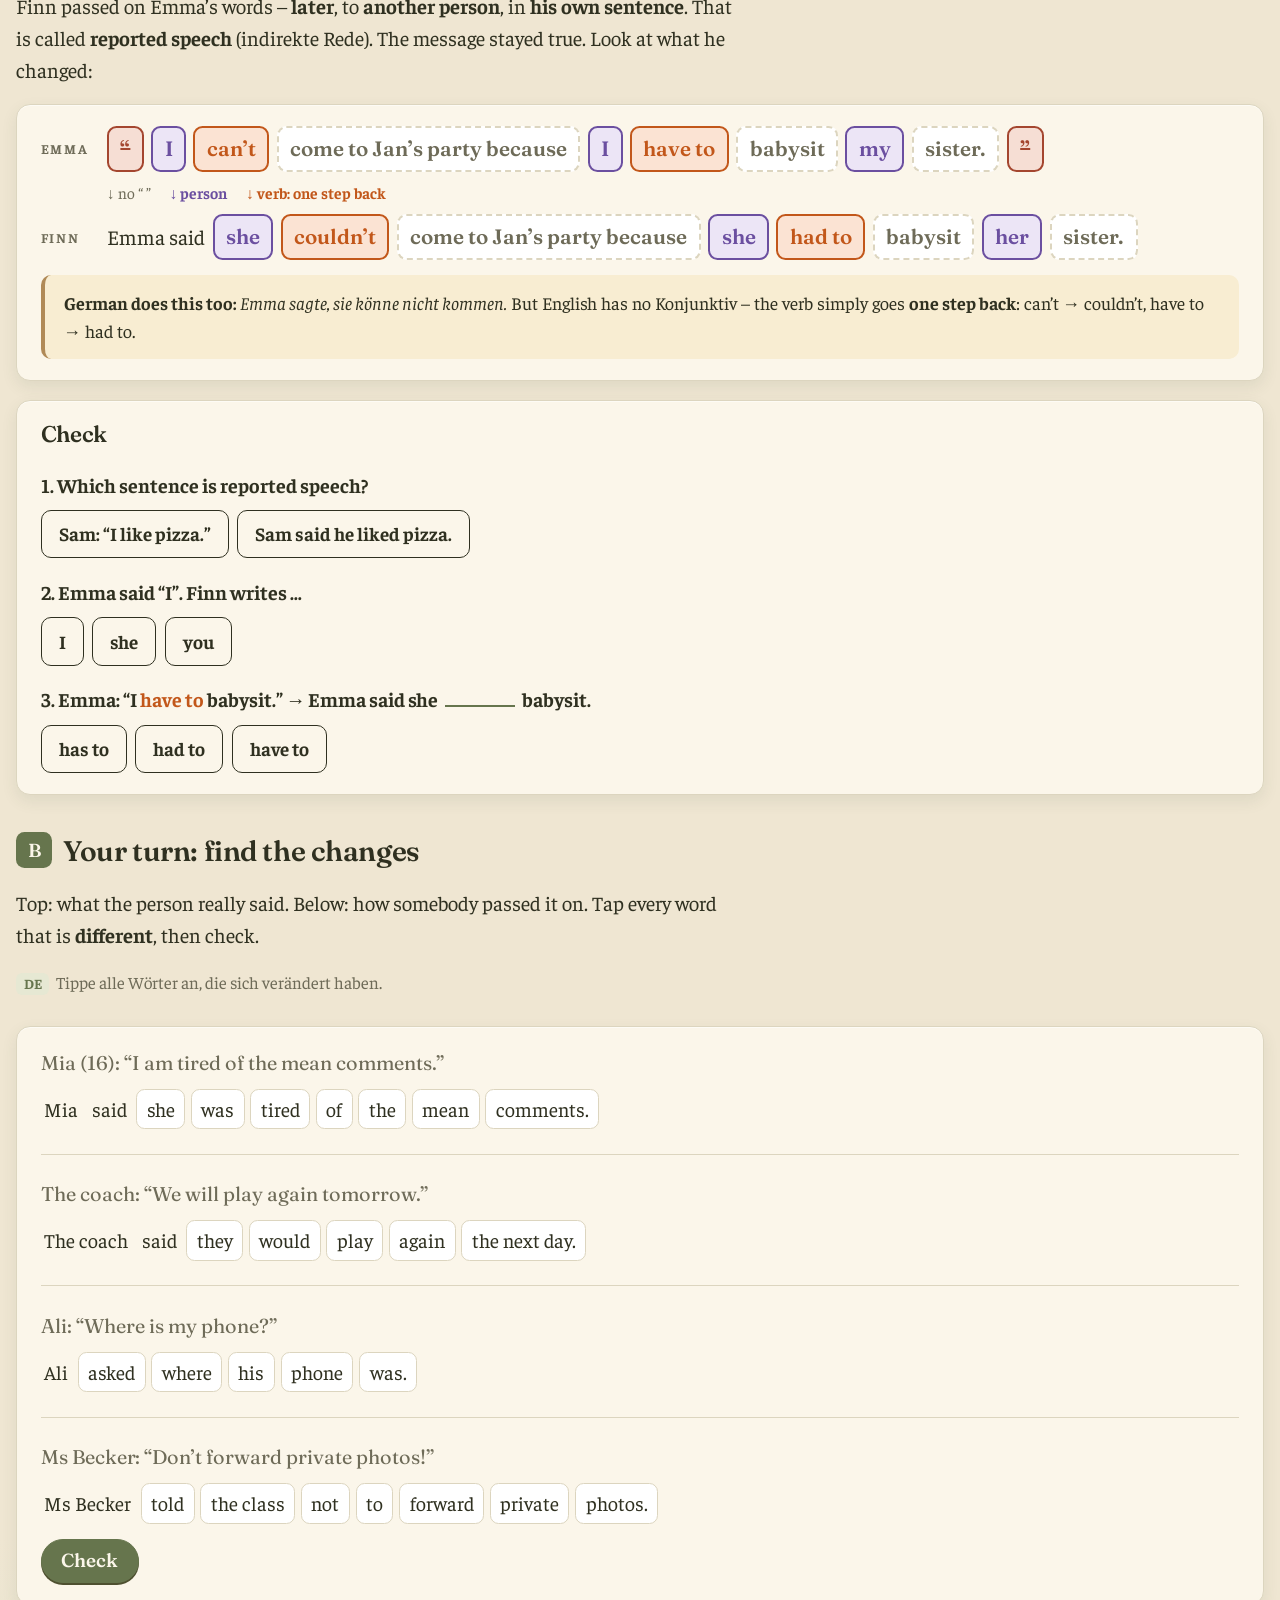
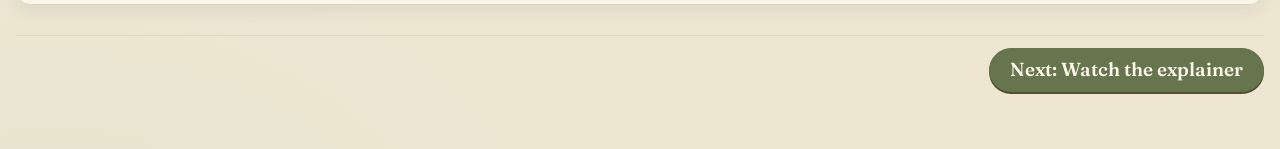
<file: lesson4-g/e.html>
<!doctype html>
<html lang="en">
<head>
<meta charset="utf-8">
<script>
/* Classroom sound limit: all audio, video (music included) and read-aloud voices play at
   most 3 %. iPad Safari ignores media.volume, so media is routed through a Web Audio gain
   node; the AudioContext is unlocked on the first tap. Without Web Audio, volume is clamped. */
(() => {
  const CAP = 0.03;
  const AC = window.AudioContext || window.webkitAudioContext;
  let ctx = null;
  const routed = new WeakSet();
  const unlock = () => {
    if (!AC) return;
    try { ctx = ctx || new AC(); if (ctx.state === 'suspended') ctx.resume(); } catch (e) {}
  };
  const route = el => {
    if (routed.has(el)) return;
    unlock();
    if (ctx) {
      try {
        const src = ctx.createMediaElementSource(el), gain = ctx.createGain();
        gain.gain.value = CAP; src.connect(gain); gain.connect(ctx.destination);
        routed.add(el); el.volume = 1;
        return;
      } catch (e) {}
    }
    if (el.volume > CAP) el.volume = CAP;
  };
  ['pointerdown', 'touchstart', 'keydown'].forEach(t => document.addEventListener(t, unlock, { capture: true, passive: true }));
  // Built-in video controls start playback without calling play(), so catch the play event too
  document.addEventListener('play', e => { if (e.target instanceof HTMLMediaElement) route(e.target); }, true);
  document.addEventListener('volumechange', e => { const el = e.target; if (el instanceof HTMLMediaElement && !routed.has(el) && el.volume > CAP) el.volume = CAP; }, true);
  const play = HTMLMediaElement.prototype.play;
  HTMLMediaElement.prototype.play = function () { route(this); return play.apply(this, arguments); };
  if (window.speechSynthesis && window.SpeechSynthesisUtterance) {
    const speak = window.speechSynthesis.speak.bind(window.speechSynthesis);
    window.speechSynthesis.speak = u => { try { u.volume = Math.min(u.volume, CAP); } catch (e) {} return speak(u); };
  }
})();
</script>
<meta name="viewport" content="width=device-width,initial-scale=1,viewport-fit=cover">
<title>Reported speech · Unit 2 Respect · Lesson 4 · E-Kurs</title>
<link rel="stylesheet" href="https://fonts.googleapis.com/css2?family=Fraunces:opsz,wght@9..144,400..800&family=Faustina:ital,wght@0,400..700;1,400..700&display=swap">
<link rel="stylesheet" href="style.css">
<style>
/* E-Kurs: the whole booklet, a serious real-life context (a class-chat incident) and no comic pictures.
   Colour code as in G-Kurs: purple = person, orange = verb, green = time & place. */
:root{--time:#2E7D5B;--time-soft:#DDEFE5}
.tm{color:var(--time);font-weight:700}
.tok.t{border-color:var(--time);background:var(--time-soft);color:var(--time)}
.arrows .t{color:var(--time);font-weight:700}
.recipe .t{background:var(--time-soft);border-color:var(--time)} .recipe .t .num{background:var(--time)}
.banner{position:relative;border-radius:var(--r-lg);overflow:hidden;background:var(--moss);color:#F5EEE1;display:grid;grid-template-columns:minmax(0,1.1fr) minmax(0,1fr);box-shadow:var(--shadow-card)}
.banner .txt{padding:clamp(1.2rem,3vw,2.2rem);display:flex;flex-direction:column;gap:.7rem;justify-content:center}
.banner .q{font-family:var(--display);font-size:clamp(1.6rem,3.6vw,2.6rem);line-height:1.1}
.banner .q span{color:var(--gold)}
.banner img{width:100%;height:100%;object-fit:cover;display:block}
@media (max-width:48rem){.banner{grid-template-columns:1fr}}
.still{border-radius:var(--r-md);overflow:hidden;border:1px solid var(--line);box-shadow:var(--shadow-card);background:#fff}
.still img{display:block;width:100%;height:auto}
.tree{display:grid;grid-template-columns:repeat(auto-fit,minmax(11rem,1fr));gap:.7rem}
.tree .node{background:var(--surface);border:1px solid var(--line);border-radius:var(--r-md);padding:.8rem .9rem;display:flex;flex-direction:column;gap:.35rem}
.tree .node h3{font-size:1.05rem}
.tree .node .pat{font-family:var(--display);font-weight:600;color:var(--leaf)}
.tree .node .ex{font-size:.95rem;border-top:1px dashed var(--line);padding-top:.4rem}
.case{background:var(--surface);border:1px solid var(--line);border-left:5px solid var(--moss);border-radius:var(--r-md);padding:1rem 1.2rem;display:flex;flex-direction:column;gap:.5rem;max-width:56rem}
.case .tag{font-size:.75rem;font-weight:700;letter-spacing:.12em;text-transform:uppercase;color:var(--ink-soft)}
.spot{display:flex;flex-direction:column;gap:.55rem}
.spot .direct{font-family:var(--display);font-size:1.05rem;color:var(--ink-soft)}
.spot .words{display:flex;flex-wrap:wrap;gap:.3rem;align-items:center}
.wbtn{font:inherit;font-size:1.05rem;padding:.2rem .5rem;border-radius:.45rem;border:1.5px solid var(--line);background:#fff;color:var(--ink);cursor:pointer}
.wbtn[aria-pressed="true"]{background:var(--gold);border-color:var(--gold-dark)}
.wbtn.right{background:var(--green-soft);border-color:var(--green)}
.wbtn.wrong{background:var(--red-soft);border-color:var(--red)}
.wbtn.fixed{border-color:transparent;background:transparent;cursor:default;padding-inline:.15rem}
.chain{display:flex;flex-direction:column;gap:.9rem;max-width:44rem;background:var(--surface);border:1px solid var(--line);border-radius:var(--r-lg);padding:1.2rem clamp(1rem,3vw,1.6rem);box-shadow:var(--shadow-card)}
.hop{display:flex;flex-direction:column;gap:.3rem;position:relative}
.hop+.hop::before{content:"↓";position:absolute;top:-1.05rem;left:1.2rem;color:var(--ink-soft);font-size:.9rem}
.when{font-size:.75rem;font-weight:700;letter-spacing:.1em;text-transform:uppercase;color:var(--ink-soft);margin:0}
.msg{align-self:flex-start;max-width:36rem;background:#fff;border:1px solid var(--line);border-radius:1rem 1rem 1rem .3rem;padding:.55rem .85rem;font-size:1.08rem;line-height:1.35;display:flex;flex-direction:column;gap:.15rem}
.msg .who{font-size:.8rem;font-weight:700;color:var(--leaf)} .msg .who small{font-weight:400;color:var(--ink-soft)}
.msg.spoken{background:var(--gold);border-color:var(--gold-dark);font-family:var(--display);font-size:1.2rem}
.msg.group{background:#FBE3DC;border-color:#E3A99A}
.msg.reply{background:#fff;border-color:var(--line)}
.msg .reac{font-size:.85rem;color:var(--ink-soft)}
.row{display:flex;flex-wrap:wrap;gap:.6rem;align-items:center}
.stmt{display:flex;flex-direction:column;gap:.55rem}
.stmt .meta{font-size:.82rem;font-weight:700;letter-spacing:.08em;text-transform:uppercase;color:var(--ink-soft)}
</style>
</head>
<body>

<header class="bar">
  <div class="bar-in wrap">
    <nav aria-label="Lesson phases">
      <ol class="phases">
        <li><a class="ph" href="#warm-up" data-s="warm-up"><span class="n">1</span><span class="name">Warm-up</span></a></li>
        <li><a class="ph" href="#watch" data-s="watch"><span class="n">2</span><span class="name">Watch</span></a></li>
        <li><a class="ph" href="#rules" data-s="rules"><span class="n">3</span><span class="name">The rules</span></a></li>
        <li><a class="ph" href="#practice" data-s="practice"><span class="n">4</span><span class="name">The report</span></a></li>
        <li><a class="ph" href="#wordmaster" data-s="wordmaster"><span class="n">★</span><span class="name">Word Master</span></a></li>
      </ol>
    </nav>
    <div class="tools">
      <div class="timer" id="timer">
        <span class="clock" id="clock" role="timer" aria-label="Time left in this phase">05:00</span>
        <button type="button" class="icon-btn" id="t-go" aria-label="Start timer"><svg class="i-play" viewBox="0 0 24 24" aria-hidden="true"><path d="M7 4.5v15l13-7.5z" fill="currentColor"/></svg><svg class="i-pause" viewBox="0 0 24 24" aria-hidden="true"><path d="M6 5h4.5v14H6zM13.5 5H18v14h-4.5z" fill="currentColor"/></svg></button>
        <button type="button" class="icon-btn" id="t-reset" aria-label="Reset timer"><svg viewBox="0 0 24 24" aria-hidden="true"><path d="M5.2 9.5A7.3 7.3 0 1 1 4.7 12" fill="none" stroke="currentColor" stroke-width="2.4" stroke-linecap="round"/><path d="M4 4.5v5.2h5.2" fill="none" stroke="currentColor" stroke-width="2.4" stroke-linecap="round" stroke-linejoin="round"/></svg></button>
      </div>
      <a class="btn small gold" href="#extra" data-s="extra">Extra practice</a>
    </div>
  </div>
</header>

<main class="wrap">

<!-- ================= 1 WARM-UP ================= -->
<section class="stage" data-s="warm-up">
  <header class="st-head">
    <p class="eyebrow">Phase 1 · 12 minutes</p>
    <h1>Emma said <mark>WHAT?</mark></h1>
    <p class="lead">On Friday Emma says one sentence. By the evening the whole class is talking about something else. Read how her words travelled.</p>
    <p class="de"><b>DE</b>Lies, wie Emmas Satz weitererzählt wird. Wo geht es schief?</p>
  </header>

  <div class="chain">
    <div class="hop">
      <p class="when">Friday · break · in the corridor</p>
      <div class="msg spoken"><span class="who">Emma <small>to Finn</small></span>“I can’t come to Jan’s party because I have to babysit my sister.”</div>
    </div>
    <div class="hop">
      <p class="when">13:10 · chat</p>
      <div class="msg"><span class="who">Finn <small>to Lara</small></span>Emma said she couldn’t come to Jan’s party because she had to babysit her sister.</div>
    </div>
    <div class="hop">
      <p class="when">15:42 · chat</p>
      <div class="msg"><span class="who">Lara <small>to Kevin</small></span>Emma said she didn’t want to come to Jan’s party.</div>
    </div>
    <div class="hop">
      <p class="when">19:05 · class chat 9b · 27 members</p>
      <div class="msg group"><span class="who">Kevin</span>Emma told everyone Jan’s parties are boring 🙄<span class="reac">😂 12 · 😮 5</span></div>
      <div class="msg group reply"><span class="who">Jan</span>wow. ok.</div>
    </div>
  </div>

  <div class="card"><h3>What happened?</h3><div id="hook-quiz" class="sub"></div>
    <p class="tip"><b>Talk to your partner:</b> How does Jan feel now? And Emma? What should Finn, Lara or Kevin have done?</p>
  </div>

  <div class="sub">
    <h2><span class="step">A</span> What Finn did right</h2>
    <p class="lead">Finn passed on Emma’s words – <b>later</b>, to <b>another person</b>, in <b>his own sentence</b>. That is called <b>reported speech</b> (indirekte Rede). The message stayed true. Look at what he changed:</p>
    <div class="card">
      <div class="flow">
        <span class="tag">Emma</span>
        <div class="toks"><span class="tok gone">“</span><span class="tok p">I</span><span class="tok v">can’t</span><span class="tok g">come to Jan’s party because</span><span class="tok p">I</span><span class="tok v">have to</span><span class="tok g">babysit</span><span class="tok p">my</span><span class="tok g">sister.</span><span class="tok gone">”</span></div>
        <span></span>
        <div class="arrows"><span>↓ no “ ”</span><span class="p">↓ person</span><span class="v">↓ verb: one step back</span></div>
        <span class="tag">Finn</span>
        <div class="toks"><span>Emma said</span><span class="tok p">she</span><span class="tok v">couldn’t</span><span class="tok g">come to Jan’s party because</span><span class="tok p">she</span><span class="tok v">had to</span><span class="tok g">babysit</span><span class="tok p">her</span><span class="tok g">sister.</span></div>
      </div>
      <p class="tip"><b>German does this too:</b> <i>Emma sagte, sie könne nicht kommen.</i> But English has no Konjunktiv – the verb simply goes <b>one step back</b>: can’t → couldn’t, have to → had to.</p>
    </div>
    <div class="card"><h3>Check</h3><div id="intro-quiz" class="sub"></div></div>
  </div>

  <div class="sub">
    <h2><span class="step">B</span> Your turn: find the changes</h2>
    <p class="lead">Top: what the person really said. Below: how somebody passed it on. Tap every word that is <b>different</b>, then check.</p>
    <p class="de"><b>DE</b>Tippe alle Wörter an, die sich verändert haben.</p>
  </div>
  <div class="card" id="spot"></div>
  <nav class="st-nav"><span></span><a class="btn primary" href="#watch">Next: Watch the explainer</a></nav>
</section>

<!-- ================= 2 WATCH ================= -->
<section class="stage" data-s="watch" hidden>
  <header class="st-head">
    <p class="eyebrow">Phase 2 · 12 minutes</p>
    <h1>How reported speech <mark>works</mark></h1>
    <p class="lead">Watch the explainer. Note down the three things that change and the three kinds of sentences we can report.</p>
    <p class="de"><b>DE</b>Achte auf: Person, Zeitform, Zeit- und Ortsangaben – und auf Aussagen, Fragen und Aufforderungen.</p>
  </header>
  <div class="two">
    <video src="media/explainer-e.mp4" poster="media/explainer-e.jpg" controls playsinline preload="none"></video>
    <div class="card"><h3>After the video</h3><div id="watch-quiz" class="sub"></div></div>
  </div>
  <nav class="st-nav"><a class="btn" href="#warm-up">Back</a><a class="btn primary" href="#rules">Next: The rules</a></nav>
</section>

<!-- ================= 3 RULES ================= -->
<section class="stage" data-s="rules" hidden>
  <header class="st-head">
    <p class="eyebrow">Phase 3 · 18 minutes</p>
    <h1>The <mark>rules</mark></h1>
    <p class="lead">Six rules. Read each one and answer the questions underneath before you go on.</p>
  </header>

  <!-- A recipe -->
  <div class="sub">
    <h2><span class="step">A</span> The five-step recipe</h2>
    <div class="card">
      <div class="flow">
        <span class="tag">Direct</span>
        <div class="toks"><span>Lena:</span><span class="tok gone">“</span><span class="tok p">I</span><span class="tok v">am</span><span class="tok g">happy</span><span class="tok t">today</span><span class="tok gone">.”</span></div>
        <span></span>
        <div class="arrows"><span class="p">↓ person</span><span class="v">↓ tense</span><span>↓ no change</span><span class="t">↓ time</span></div>
        <span class="tag">Reported</span>
        <div class="toks"><span>Lena said (that)</span><span class="tok p">she</span><span class="tok v">was</span><span class="tok g">happy</span><span class="tok t">that day.</span></div>
      </div>
      <ol class="recipe">
        <li><span class="num">1</span><b>Take away “ ”</b>No quotation marks.</li>
        <li><span class="num">2</span><b>Choose the verb</b>said · told + person · asked</li>
        <li class="p"><span class="num">3</span><b>Change pronouns</b>I → he / she</li>
        <li class="v"><span class="num">4</span><b>One step back</b>am → was</li>
        <li class="t"><span class="num">5</span><b>Time &amp; place</b>today → that day</li>
      </ol>
      <p class="tip"><b>English is different from German.</b> German uses the Konjunktiv: <i>Tom sagte, er spiele gern Fußball.</i> English has no Konjunktiv here: the verb goes one step back. <i>Tom said he <span class="vb">liked</span> football.</i></p>
    </div>
  </div>

  <!-- B say / tell -->
  <div class="sub">
    <h2><span class="step">B</span> <i>say</i> or <i>tell</i>?</h2>
    <div class="two">
      <div class="still"><img src="media/e-saytell.jpg" alt="TOLD goes to an ear, SAID goes to a speech bubble" width="1280" height="720"></div>
      <div class="card">
        <table class="t">
          <thead><tr><th>Verb</th><th>Pattern</th></tr></thead>
          <tbody>
            <tr><td><b>said</b></td><td>said (that) + sentence<br><i>Tom said (that) he was tired.</i></td></tr>
            <tr><td><b>told</b></td><td>told + <b>person</b> + (that) + sentence<br><i>Tom told <b>me</b> (that) he was tired.</i></td></tr>
          </tbody>
        </table>
        <p><b>told</b> always needs a listener: told me, told us, told his mum. <b>said</b> never has a person after it: <span class="x">She said me …</span></p>
        <p class="tip"><b>No comma before <i>that</i>.</b> German: <i>Sie sagte, dass …</i> – English: <i>She said that …</i></p>
      </div>
    </div>
    <div class="card" id="rq-b"></div>
  </div>

  <!-- C backshift -->
  <div class="sub">
    <h2><span class="step">C</span> Tenses: one step back</h2>
    <div class="card">
      <table class="t">
        <thead><tr><th>Direct speech</th><th>Reported speech</th><th>Example</th></tr></thead>
        <tbody>
          <tr><td>present simple: “I <span class="vb">like</span> pizza.”</td><td class="vb">past simple</td><td>He said he <span class="vb">liked</span> pizza.</td></tr>
          <tr><td>present progressive: “I <span class="vb">am watching</span> TV.”</td><td class="vb">past progressive</td><td>She said she <span class="vb">was watching</span> TV.</td></tr>
          <tr><td>past simple: “I <span class="vb">saw</span> a film.”</td><td class="vb">past perfect</td><td>He said he <span class="vb">had seen</span> a film.</td></tr>
          <tr><td>present perfect: “I <span class="vb">have finished</span>.”</td><td class="vb">past perfect</td><td>She said she <span class="vb">had finished</span>.</td></tr>
          <tr><td>will: “I <span class="vb">will</span> help you.”</td><td class="vb">would</td><td>He said he <span class="vb">would</span> help me.</td></tr>
          <tr><td>can: “I <span class="vb">can</span> swim.”</td><td class="vb">could</td><td>She said she <span class="vb">could</span> swim.</td></tr>
          <tr><td>must / have to: “I <span class="vb">must</span> go.”</td><td class="vb">had to</td><td>He said he <span class="vb">had to</span> go.</td></tr>
          <tr><td>going to: “We <span class="vb">are going to</span> win.”</td><td class="vb">was / were going to</td><td>They said they <span class="vb">were going to</span> win.</td></tr>
        </tbody>
      </table>
      <div class="two">
        <p class="tip"><b>Past perfect</b> = had + 3rd form (had seen, had gone). In everyday English the past simple is OK too: <i>He said he saw a film.</i></p>
        <p class="tip"><b>No change</b> when you report right now (<i>Mum says dinner is ready.</i>) or when it is still true (<i>He said the Earth goes around the sun.</i>).</p>
      </div>
    </div>
    <div class="card" id="rq-c"></div>
  </div>

  <!-- D time & place -->
  <div class="sub">
    <h2><span class="step">D</span> <span class="tm">Time and place</span> words</h2>
    <div class="two">
      <div class="still"><img src="media/e-time.jpg" alt="Timeline: Monday direct speech, Tuesday reported speech" width="1280" height="720"></div>
      <div class="card">
        <table class="t">
          <thead><tr><th>Direct</th><th>Reported</th><th>Direct</th><th>Reported</th></tr></thead>
          <tbody>
            <tr><td>now</td><td class="tm">then</td><td>tomorrow</td><td class="tm">the next day</td></tr>
            <tr><td>today</td><td class="tm">that day</td><td>last week</td><td class="tm">the week before</td></tr>
            <tr><td>tonight</td><td class="tm">that night</td><td>next week</td><td class="tm">the following week</td></tr>
            <tr><td>yesterday</td><td class="tm">the day before</td><td>two days ago</td><td class="tm">two days before</td></tr>
            <tr><td>here</td><td class="tm">there</td><td>this / these</td><td class="tm">that / those</td></tr>
          </tbody>
        </table>
        <p>Change them only when the time or place is really different. On the same day, <i>today</i> stays <i>today</i>.</p>
      </div>
    </div>
    <div class="card" id="rq-d"></div>
  </div>

  <!-- E questions & commands -->
  <div class="sub">
    <h2><span class="step">E</span> Questions and commands</h2>
    <div class="two">
      <div class="still"><img src="media/e-structure.jpg" alt="Statement, question, command: the reported speech structure" width="1280" height="720"></div>
      <div class="tree">
        <div class="node"><h3>Statement</h3><p class="de" style="font-style:italic">“I’m tired.”</p><p class="pat">said (that) …<br>told me (that) …</p><p class="ex">She said she <span class="vb">was</span> tired.</p></div>
        <div class="node"><h3>Yes/no question</h3><p class="de" style="font-style:italic">“Are you OK?”</p><p class="pat">asked (me) if …</p><p class="ex">She asked me if I <span class="vb">was</span> OK.</p></div>
        <div class="node"><h3>Wh-question</h3><p class="de" style="font-style:italic">“Where do you live?”</p><p class="pat">asked (me) where / what / who / when …</p><p class="ex">She asked me where I <span class="vb">lived</span>.</p></div>
        <div class="node"><h3>Command</h3><p class="de" style="font-style:italic">“Sit down!” · “Don’t shout!”</p><p class="pat">told me to … / told me not to …</p><p class="ex">He told us to sit down.</p></div>
      </div>
    </div>
    <div class="card">
      <p><b>Reported questions are not real questions:</b> normal word order (<i>where I lived</i>, <span class="x">where did I live</span>), no <i>do / does / did</i>, no “?”.</p>
      <p><b>Requests:</b> “Please help me.” → She asked me <b>to help</b> her.</p>
      <p class="de"><b>DE</b><i>Er sagte mir, ich solle das Fenster öffnen.</i> → He told me <b>to open</b> the window.</p>
    </div>
    <div class="card" id="rq-e"></div>
  </div>

  <!-- F mistakes -->
  <div class="sub">
    <h2><span class="step">F</span> Watch out! Typical mistakes of German speakers</h2>
    <div class="card" id="rq-f"></div>
  </div>

  <nav class="st-nav"><a class="btn" href="#watch">Back</a><a class="btn primary" href="#practice">Next: The report</a></nav>
</section>

<!-- ================= 4 THE REPORT ================= -->
<section class="stage" data-s="practice" hidden>
  <header class="st-head">
    <p class="eyebrow">Phase 4 · 20 minutes</p>
    <h1>The <mark>report</mark></h1>
  </header>
  <div class="case">
    <p class="tag">The case</p>
    <p>On <b>Monday</b>, somebody shared an embarrassing photo of Jonas (15) in the class chat. Many students laughed and forwarded it. On <b>Wednesday</b>, the class teacher, Ms Becker, talked to the class.</p>
    <p>Today is <b>Friday</b>. You write a report for the school’s anti-bullying team. Write what each person said on Wednesday in <b>reported speech</b>.</p>
    <p class="de"><b>DE</b>Du schreibst am Freitag einen Bericht. Denk an Person, Zeitform und Zeitangaben.</p>
  </div>
  <div class="sub">
    <h2><span class="step">A</span> The statements <span class="mins">12 min</span></h2>
    <div class="grid3" id="pr-a"></div>
  </div>
  <div class="sub">
    <h2><span class="step">B</span> said, told or asked? <span class="mins">4 min</span></h2>
    <div class="card" id="pr-b"></div>
  </div>
  <div class="sub">
    <h2><span class="step">C</span> Correct the report <span class="mins">4 min</span></h2>
    <p>A classmate wrote these sentences. Which version is right?</p>
    <div class="card" id="pr-c"></div>
  </div>
  <nav class="st-nav"><a class="btn" href="#rules">Back</a><a class="btn primary" href="#wordmaster">Next: Word Master</a></nav>
</section>

<!-- ================= 5 WORD MASTER ================= -->
<section class="stage" data-s="wordmaster" hidden>
  <header class="st-head">
    <p class="eyebrow">Word Master · 10 minutes</p>
    <h1>Word <mark>Master</mark></h1>
    <p class="lead">Write the twelve sentences in reported speech. Tap <b>Check all</b>, then save the PDF and send it to your teacher.</p>
    <p class="de"><b>DE</b>Schreib die Sätze in der indirekten Rede. Dann „Check all“ und als PDF speichern.</p>
  </header>
  <label class="namefield"><span>Your name</span><input type="text" id="wm-name" placeholder="first name + class" autocomplete="off" autocapitalize="words" spellcheck="false"></label>
  <ol class="wm" id="wm-list"></ol>
  <div class="dock">
    <button type="button" class="btn gold" id="wm-check">Check all</button>
    <button type="button" class="btn" id="wm-pdf">Save as PDF</button>
    <p class="res" id="wm-res" aria-live="polite"></p>
  </div>
  <nav class="st-nav"><a class="btn" href="#practice">Back</a><button type="button" class="btn small" id="wm-reset">Start again</button></nav>
</section>

<!-- ================= EXTRA PRACTICE ================= -->
<section class="stage" data-s="extra" hidden>
  <header class="st-head">
    <p class="eyebrow">Extra practice</p>
    <h1>Watch it <mark>again</mark></h1>
    <p class="lead">A short video that explains reported speech step by step. Watch it at home or when you are finished.</p>
  </header>
  <video src="media/extra-explainer.mp4" poster="media/extra-explainer.jpg" controls playsinline preload="none" style="max-width:52rem"></video>
  <nav class="st-nav"><a class="btn" href="#warm-up">Back to the lesson</a></nav>
</section>

</main>

<script>
(() => {
'use strict';
const $ = (s, r = document) => r.querySelector(s);
const $$ = (s, r = document) => [...r.querySelectorAll(s)];
const esc = s => String(s).replace(/[&<>"]/g, c => ({ '&': '&amp;', '<': '&lt;', '>': '&gt;', '"': '&quot;' })[c]);
const KEY = 'rs4-e';
let S = {};
try { S = JSON.parse(localStorage.getItem(KEY) || '{}') || {}; } catch (e) {}
const save = () => { try { localStorage.setItem(KEY, JSON.stringify(S)); } catch (e) {} };

/* ================= multiple choice: wrong taps only turn red, never reveal ================= */
function quiz(root, qs) {
  root.innerHTML = qs.map((q, i) => `<div class="q"><p class="q-text">${i + 1}. ${q.t}</p><div class="opts">${q.o.map((o, j) => `<button type="button" class="opt" data-q="${i}" data-o="${j}">${o}</button>`).join('')}</div><p class="fb" data-fb="${i}"></p></div>`).join('');
  root.addEventListener('click', e => {
    const b = e.target.closest('.opt'); if (!b || b.disabled) return;
    const i = +b.dataset.q, q = qs[i], ok = +b.dataset.o === q.a, fb = $(`[data-fb="${i}"]`, root);
    b.classList.add(ok ? 'right' : 'wrong');
    if (ok) { $$(`.opt[data-q="${i}"]`, root).forEach(x => { x.disabled = true; }); fb.className = 'fb ok'; fb.innerHTML = 'Right! ' + (q.why || ''); }
    else { b.disabled = true; fb.className = 'fb no'; fb.innerHTML = 'Not quite – try again.' + (q.hint ? ' ' + q.hint : ''); }
  });
}
const G = '<span class="gap-line"></span>';

/* ================= warm-up: tap the changed words ================= */
// w: the article sentence as tokens; c: indexes of tokens that changed
const SPOT = [
  { who: 'Mia (16)', say: 'I am tired of the mean comments.', w: ['Mia', 'said', 'she', 'was', 'tired', 'of', 'the', 'mean', 'comments.'], fixed: [0, 1], c: [2, 3] },
  { who: 'The coach', say: 'We will play again tomorrow.', w: ['The coach', 'said', 'they', 'would', 'play', 'again', 'the next day.'], fixed: [0, 1], c: [2, 3, 6] },
  { who: 'Ali', say: 'Where is my phone?', w: ['Ali', 'asked', 'where', 'his', 'phone', 'was.'], fixed: [0], c: [1, 3, 5] },
  { who: 'Ms Becker', say: 'Don’t forward private photos!', w: ['Ms Becker', 'told', 'the class', 'not', 'to', 'forward', 'private', 'photos.'], fixed: [0], c: [1, 2, 3, 4] }
];
const spot = $('#spot');
spot.innerHTML = SPOT.map((s, i) => `<div class="spot" data-i="${i}"><p class="direct">${esc(s.who)}: “${esc(s.say)}”</p><div class="words">${s.w.map((w, j) => s.fixed.includes(j) ? `<span class="wbtn fixed">${esc(w)}</span>` : `<button type="button" class="wbtn" data-j="${j}" aria-pressed="false">${esc(w)}</button>`).join('')}</div></div>`).join('<hr style="border:0;border-top:1px solid var(--line);width:100%">') +
  '<div class="row"><button type="button" class="btn primary" id="spot-check">Check</button><p class="fb" id="spot-fb"></p></div>';
spot.addEventListener('click', e => {
  const b = e.target.closest('.wbtn[data-j]'); if (!b) return;
  b.setAttribute('aria-pressed', String(b.getAttribute('aria-pressed') !== 'true')); b.classList.remove('right', 'wrong');
});
$('#spot-check').addEventListener('click', () => {
  let found = 0, total = 0, extra = 0;
  $$('.spot', spot).forEach(box => {
    const s = SPOT[+box.dataset.i]; total += s.c.length;
    $$('.wbtn[data-j]', box).forEach(b => {
      const on = b.getAttribute('aria-pressed') === 'true', ch = s.c.includes(+b.dataset.j);
      b.classList.toggle('right', on && ch); b.classList.toggle('wrong', on && !ch);
      if (on && ch) found++; if (on && !ch) extra++;
    });
  });
  const fb = $('#spot-fb');
  fb.className = 'fb ' + (found === total && !extra ? 'ok' : 'no');
  fb.textContent = found === total && !extra ? `All ${total} changes found. Well done!` : `${found} of ${total} changes found` + (extra ? `, ${extra} marked word${extra > 1 ? 's' : ''} did not change.` : '. Look again.');
});

/* ================= quizzes ================= */
quiz($('#hook-quiz'), [
  { t: 'Why can’t Emma come to the party?', o: ['She thinks Jan’s parties are boring.', 'She has to babysit her sister.', 'She doesn’t want to.'], a: 1, why: 'That is what she really said.' },
  { t: 'Which message is the <b>first</b> one that is <b>not true</b>?', o: ['Finn’s message', 'Lara’s message', 'Kevin’s message'], a: 1, why: 'Lara left out the reason and changed <i>can’t</i> into <i>didn’t want</i>.' },
  { t: 'Whose message passes on Emma’s words <b>correctly</b>?', o: ['Finn’s', 'Lara’s', 'Kevin’s'], a: 0, why: 'Same message, just in his own sentence.' }
]);
quiz($('#intro-quiz'), [
  { t: 'Which sentence is <b>reported speech</b>?', o: ['Sam: “I like pizza.”', 'Sam said he liked pizza.'], a: 1, why: 'No “ ”, it starts with <i>said</i>.' },
  { t: 'Emma said “I”. Finn writes …', o: ['I', 'she', 'you'], a: 1, why: 'Finn talks <b>about</b> Emma: <span class="pr">I → she</span>.' },
  { t: 'Emma: “I <span class="vb">have to</span> babysit.” → Emma said she ' + G + ' babysit.', o: ['has to', 'had to', 'have to'], a: 1, why: 'One step back: <span class="vb">have to → had to</span>.' }
]);
quiz($('#watch-quiz'), [
  { t: `Anna: “I <span class="vb">am</span> hungry today.”<br>Anna said she ${G} hungry that day.`, o: ['is', 'was', 'were'], a: 1, why: 'Backshift: <span class="vb">am → was</span>.' },
  { t: `Anna: “I am hungry <b>today</b>.”<br>The next day: Anna said she was hungry ${G}.`, o: ['today', 'that day', 'tomorrow'], a: 1, why: '<span class="tm">today → that day</span>' },
  { t: 'What comes after <b>told</b>?', o: ['a person: told <b>me</b>, told <b>us</b>', 'nothing: told that …', 'a comma: told, …'], a: 0, why: '<b>tell</b> always needs a listener. <b>say</b> doesn’t.' },
  { t: `“Where do you live?”<br>He asked me where ${G}.`, o: ['did I live', 'I lived', 'do you live'], a: 1, why: 'Normal word order, no <i>do / did</i>.' },
  { t: 'Which kinds of sentences can we report?', o: ['only statements', 'statements, questions and commands', 'only questions'], a: 1, why: 'said · asked · told … to' }
]);
quiz($('#rq-b'), [
  { t: `She ${G} me the answer.`, o: ['said', 'told'], a: 1, why: 'told + person' },
  { t: `He ${G} that he was ill.`, o: ['said', 'told'], a: 0, why: 'No person after the verb → said.' },
  { t: `Our teacher ${G} us that the test was easy.`, o: ['said', 'told'], a: 1, why: 'told + <b>us</b>' }
]);
quiz($('#rq-c'), [
  { t: `Noah: “I <span class="vb">have lost</span> my key.”<br>Noah said he ${G} his key.`, o: ['has lost', 'had lost', 'have lost'], a: 1, why: 'present perfect → <span class="vb">past perfect</span>' },
  { t: `Sara: “I <span class="vb">can</span> come.”<br>Sara said she ${G} come.`, o: ['can', 'could', 'would'], a: 1, why: '<span class="vb">can → could</span>' },
  { t: `Tom: “I <span class="vb">will</span> text you.”<br>Tom said he ${G} text me.`, o: ['will', 'would', 'was'], a: 1, why: '<span class="vb">will → would</span>' },
  { t: `Mum: “You <span class="vb">must</span> be home at ten.”<br>Mum said I ${G} be home at ten.`, o: ['must', 'had to', 'have to'], a: 1, why: '<span class="vb">must → had to</span>' }
]);
quiz($('#rq-d'), [
  { t: `On Friday Max said: “I’ll see you <b>tomorrow</b>.”<br>On Monday: Max said he would see me ${G}.`, o: ['tomorrow', 'the next day', 'the day before'], a: 1, why: '<span class="tm">tomorrow → the next day</span>' },
  { t: `Ella: “I was <b>here</b> <b>yesterday</b>.”<br>Ella said she had been ${G}.`, o: ['here yesterday', 'there the day before', 'there yesterday'], a: 1, why: '<span class="tm">here → there, yesterday → the day before</span>' },
  { t: `In the morning Paul says: “I’m tired <b>today</b>.” At lunch (same day) you report:`, o: ['Paul said he was tired that day.', 'Paul said he was tired today.'], a: 1, why: 'Same day → <i>today</i> stays.' }
]);
quiz($('#rq-e'), [
  { t: '“Where do you live?” → She asked me …', o: ['… where did I live.', '… where I lived.', '… where do I live?'], a: 1, why: 'normal word order' },
  { t: '“Is the shop open?” → He asked …', o: ['… if the shop was open.', '… was the shop open.', '… if was the shop open.'], a: 0, why: '<b>if</b> + normal word order' },
  { t: '“Sit down!” → The teacher told us …', o: ['… sit down.', '… to sit down.', '… that sit down.'], a: 1, why: 'told + person + <b>to</b>' },
  { t: '“Don’t touch it!” → She told me …', o: ['… not to touch it.', '… don’t touch it.', '… to not touching it.'], a: 0, why: 'told me <b>not to</b> …' }
]);
quiz($('#rq-f'), [
  { t: 'Which one is right?', o: ['She said me the answer.', 'She told me the answer.'], a: 1, why: 'tell + person' },
  { t: 'Which one is right?', o: ['He told that he was ill.', 'He told me that he was ill.'], a: 1, why: 'tell needs a person' },
  { t: 'Which one is right?', o: ['He said, that he was ill.', 'He said that he was ill.'], a: 1, why: 'no comma before <i>that</i>' },
  { t: 'Which one is right?', o: ['He said he would be hungry.', 'He said he was hungry.'], a: 1, why: 'Konjunktiv <i>er sei</i> → <i>he was</i>' },
  { t: 'Which one is right?', o: ['She asked where I lived.', 'She asked where did I live.'], a: 0, why: 'normal word order' },
  { t: 'Which one is right?', o: ['He told me open the door.', 'He told me to open the door.'], a: 1, why: 'tell + person + <b>to</b>' }
]);

/* ================= typed answers ================= */
const norm = v => String(v || '').toLowerCase().replace(/[’`]/g, "'").replace(/[.!;:,]+\s*$/, '').replace(/\s+/g, ' ').trim()
  .replace(/^that /, '').replace(/^whether /, 'if ').replace(/\bthe following day\b/g, 'the next day').replace(/\bcould not\b/g, "couldn't").replace(/\bdid not\b/g, "didn't");
const words = v => ' ' + norm(v).replace(/[^a-z' ]/g, ' ').replace(/\s+/g, ' ') + ' ';
const has = (w, list) => list.some(x => w.includes(' ' + x + ' '));
// Tips never give the answer, they only say which part needs work
function tip(it, val) {
  const raw = String(val || ''), w = words(raw);
  if (!norm(raw)) return 'Write the sentence first.';
  if (/["“”„]/.test(raw)) return 'Take away the “ ”.';
  if (raw.includes('?')) return 'No “?” in reported speech.';
  if (it.k === 'yn' && !w.startsWith(' if ')) return 'Yes/no questions: … asked <b>if</b> …';
  if ((it.k === 'yn' || it.k === 'wh') && / (do|does|did) /.test(w) && !has(w, it.v)) return 'No <b>do / does / did</b> in reported questions.';
  if (it.k === 'cmd' && !w.startsWith(' to ')) return 'Commands: told … <b>to</b> …';
  if (it.k === 'neg' && !w.startsWith(' not to ')) return 'Negative commands: told … <b>not to</b> …';
  if (it.k === 'req' && !w.startsWith(' to ') && !w.startsWith(' if ')) return 'Requests: asked … <b>to</b> …';
  if (it.p && !it.p.every(p => w.includes(' ' + p + ' '))) return 'Check the <span class="pr">pronouns</span>: who is talking now, and about whom?';
  if (it.v && !has(w, it.v)) return 'Check the <span class="vb">verb</span>: one step back!';
  if (it.t && !has(w, it.t)) return 'Check the <span class="tm">time / place</span> words.';
  if (it.k === 'wh') return 'Check the <b>word order</b>: … asked where <b>I lived</b>.';
  return 'Almost! Check the spelling and the other words.';
}
const hit = (it, val) => !/[?"“”„]/.test(String(val || '')) && it.a.some(a => norm(a) === norm(val));

const PRACTICE = [
  { who: 'Jonas', say: 'I feel terrible.', start: 'Jonas said', a: ['he felt terrible'], p: ['he'], v: ['felt'] },
  { who: 'Lea', say: 'I saw the photo yesterday.', start: 'Lea said', a: ['she had seen the photo the day before', 'she saw the photo the day before'], p: ['she'], v: ['had seen', 'saw'], t: ['the day before'] },
  { who: 'Tim', say: 'We are going to delete the photo.', start: 'Tim said', a: ['they were going to delete the photo'], p: ['they'], v: ['were going to'] },
  { who: 'Ms Becker to Emir', say: 'Did you share the photo?', start: 'Ms Becker asked Emir', a: ['if he had shared the photo', 'if he shared the photo'], p: ['he'], v: ['had shared', 'shared'], k: 'yn' },
  { who: 'Ms Becker to the class', say: 'Why do you laugh at other people?', start: 'Ms Becker asked the class', a: ['why they laughed at other people'], p: ['they'], v: ['laughed'], k: 'wh' },
  { who: 'Ms Becker to the class', say: 'Don’t forward private photos!', start: 'Ms Becker told the class', a: ['not to forward private photos'], k: 'neg' },
  { who: 'Emir', say: 'I will say sorry to Jonas tomorrow.', start: 'Emir said', a: ['he would say sorry to Jonas the next day'], p: ['he'], v: ['would'], t: ['the next day'] },
  { who: 'Jonas to Lea', say: 'Can you help me?', start: 'Jonas asked Lea', a: ['to help him', 'if she could help him'], k: 'req' }
];
$('#pr-a').innerHTML = PRACTICE.map((it, i) => `<div class="card stmt"><p class="meta">Wednesday · ${esc(it.who)}</p><p class="quote">“${esc(it.say)}”</p>
  <div class="write"><span class="start">${esc(it.start)}</span><input class="in" type="text" data-k="pa${i}" aria-label="${esc(it.start)} …" autocomplete="off" autocorrect="off" autocapitalize="off" spellcheck="false"></div>
  <div><button type="button" class="btn small" data-check="${i}">Check</button></div><p class="fb" data-pfb="${i}"></p></div>`).join('');
$$('#pr-a .in').forEach(inp => {
  inp.value = S[inp.dataset.k] || '';
  inp.addEventListener('input', () => { S[inp.dataset.k] = inp.value; inp.classList.remove('is-right', 'is-wrong'); save(); });
  inp.addEventListener('keydown', e => { if (e.key === 'Enter') $(`[data-check="${inp.dataset.k.slice(2)}"]`).click(); });
});
$('#pr-a').addEventListener('click', e => {
  const b = e.target.closest('[data-check]'); if (!b) return;
  const i = +b.dataset.check, it = PRACTICE[i], inp = $(`[data-k="pa${i}"]`), fb = $(`[data-pfb="${i}"]`), ok = hit(it, inp.value);
  inp.classList.toggle('is-right', ok); inp.classList.toggle('is-wrong', !ok && !!norm(inp.value));
  fb.className = 'fb ' + (ok ? 'ok' : 'no'); fb.innerHTML = ok ? 'Right! Well done.' : tip(it, inp.value);
});
quiz($('#pr-b'), [
  { t: `Jonas ${G} Ms Becker that he felt terrible.`, o: ['said', 'told', 'asked'], a: 1, why: 'told + person' },
  { t: `Lea ${G} that she had seen the photo.`, o: ['said', 'told', 'asked'], a: 0, why: 'no person → said' },
  { t: `Ms Becker ${G} Emir if he had shared the photo.`, o: ['said', 'told', 'asked'], a: 2, why: 'question → asked' },
  { t: `Ms Becker ${G} the class not to forward private photos.`, o: ['said', 'told', 'asked'], a: 1, why: 'command → told … not to' },
  { t: `Jonas ${G} Lea to help him.`, o: ['said', 'told', 'asked'], a: 2, why: 'request → asked … to' }
]);
quiz($('#pr-c'), [
  { t: 'Which one is right?', o: ['Tim said they were going to delete the photo.', 'Tim said, that they are going to delete the photo.'], a: 0, why: 'no comma, backshift' },
  { t: 'Which one is right?', o: ['Ms Becker asked why did they laugh.', 'Ms Becker asked why they laughed.'], a: 1, why: 'normal word order, no did' },
  { t: 'Which one is right?', o: ['Emir said he would say sorry the next day.', 'Emir said he will say sorry tomorrow.'], a: 0, why: 'will → would, tomorrow → the next day' },
  { t: 'Which one is right?', o: ['Jonas said Lea that he felt terrible.', 'Jonas told Lea that he felt terrible.'], a: 1, why: 'tell + person' }
]);

/* ================= Word Master ================= */
const WM = [
  { who: 'Sara', say: 'I have finished my homework.', start: 'Sara said', a: ['she had finished her homework'] },
  { who: 'Ben', say: 'I will call you tomorrow.', start: 'Ben told me', a: ['he would call me the next day'] },
  { who: 'Noah', say: 'I can’t find my phone.', start: 'Noah said', a: ["he couldn't find his phone"] },
  { who: 'Tim', say: 'I went to the cinema yesterday.', start: 'Tim said', a: ['he had gone to the cinema the day before', 'he went to the cinema the day before'] },
  { who: 'Lily', say: 'Do you play football?', start: 'Lily asked me', a: ['if I played football'] },
  { who: 'Max', say: 'Where is the bus stop?', start: 'Max asked', a: ['where the bus stop was'] },
  { who: 'The teacher', say: 'Close the door!', start: 'The teacher told me', a: ['to close the door'] },
  { who: 'Dad', say: 'Don’t play computer games all night!', start: 'Dad told me', a: ['not to play computer games all night'] },
  { who: 'Anna', say: 'We are going to win.', start: 'Anna said', a: ['they were going to win'] },
  { who: 'Mum', say: 'I must go now.', start: 'Mum said', a: ['she had to go then', 'she had to go'] },
  { who: 'Jonas', say: 'What are you doing here?', start: 'Jonas asked me', a: ['what I was doing there'] },
  { who: 'Mia', say: 'Please help me.', start: 'Mia asked me', a: ['to help her'] }
];
const wmList = $('#wm-list'), wmRes = $('#wm-res'), wmName = $('#wm-name');
wmList.innerHTML = WM.map((w, i) => `<li><span class="qn">${i + 1}</span><div class="card"><p class="quote"><span class="who">${esc(w.who)}:</span> “${esc(w.say)}”</p><div class="write"><span class="start">${esc(w.start)}</span><input class="in" type="text" data-k="wm${i}" aria-label="Sentence ${i + 1}" autocomplete="off" autocorrect="off" autocapitalize="off" spellcheck="false"></div></div></li>`).join('');
const wmIns = $$('.in', wmList);
wmIns.forEach(inp => {
  inp.value = S[inp.dataset.k] || '';
  inp.addEventListener('input', () => { S[inp.dataset.k] = inp.value; inp.classList.remove('is-right', 'is-wrong'); save(); });
});
wmName.value = S.name || '';
wmName.addEventListener('input', () => { S.name = wmName.value; wmName.classList.remove('is-wrong'); save(); });
const wmHit = i => hit(WM[i], S['wm' + i]);
$('#wm-check').addEventListener('click', () => {
  let ok = 0, done = 0;
  wmIns.forEach((inp, i) => {
    const filled = !!norm(inp.value), h = wmHit(i);
    if (filled) done++; if (h) ok++;
    inp.classList.toggle('is-right', h); inp.classList.toggle('is-wrong', filled && !h);
  });
  if (!done) { wmRes.textContent = 'Write the sentences first.'; wmRes.className = 'res warn'; return; }
  wmRes.textContent = ok + '/' + WM.length + (ok === WM.length ? ' — perfect!' : ok >= 9 ? ' — almost there!' : ' — keep going!');
  wmRes.className = 'res ' + (ok === WM.length ? 'ok' : 'warn');
});
$('#wm-reset').addEventListener('click', () => {
  WM.forEach((w, i) => { delete S['wm' + i]; }); save();
  wmIns.forEach(inp => { inp.value = ''; inp.classList.remove('is-right', 'is-wrong'); });
  wmRes.textContent = ''; wmRes.className = 'res';
});
let pdfLib = null;
const loadPdf = () => pdfLib || (pdfLib = new Promise((res, rej) => {
  if (window.jspdf) return res(window.jspdf);
  const s = document.createElement('script'); s.src = '../assets/5acc4bca-8930-44db-a4ed-c4d0b72c04fa.js';
  s.onload = () => res(window.jspdf); s.onerror = () => { pdfLib = null; rej(); };
  document.head.appendChild(s);
}));
$('#wm-pdf').addEventListener('click', async () => {
  const name = (S.name || '').trim();
  if (!name) { wmName.classList.add('is-wrong'); wmName.focus(); wmName.scrollIntoView({ block: 'center' }); wmRes.textContent = 'Write your name first.'; wmRes.className = 'res warn'; return; }
  let lib;
  try { lib = await loadPdf(); } catch (e) { wmRes.textContent = 'PDF needs an internet connection.'; wmRes.className = 'res warn'; return; }
  const san = s => String(s).replace(/[‘’]/g, "'").replace(/[“”„]/g, '"').replace(/[–—]/g, '-').replace(/…/g, '...').replace(/[^\x00-\xFF]/g, '');
  const doc = new lib.jsPDF({ unit: 'mm', format: 'a4' });
  const M = 16, W = 178;
  doc.setFont('helvetica', 'bold'); doc.setFontSize(15); doc.setTextColor(0);
  doc.text('Word Master - Reported speech', M, 20);
  doc.setFont('helvetica', 'normal'); doc.setFontSize(10); doc.setTextColor(70);
  doc.text(san('Unit 2 Respect - Lesson 4 (E-Kurs)  |  ' + name + '  |  ' + new Date().toLocaleDateString('de-DE')), M, 27);
  doc.setDrawColor(0); doc.setLineWidth(.35); doc.line(M, 31, M + W, 31);
  let y = 39, ok = 0, missing = 0;
  WM.forEach((w, i) => {
    const val = String(S['wm' + i] || '').trim(), h = wmHit(i);
    if (h) ok++; if (!val) missing++;
    doc.setFont('helvetica', 'normal'); doc.setFontSize(9); doc.setTextColor(110);
    doc.text(san((i + 1) + '.  ' + w.who + ': "' + w.say + '"'), M, y);
    y += 5.2;
    doc.setFontSize(10.5); doc.setTextColor(0);
    const x0 = M + 5, st = san(w.start) + ' ';
    doc.text(st, x0, y);
    const x = x0 + doc.getTextWidth(st);
    doc.setFont('helvetica', 'bold');
    const lines = doc.splitTextToSize(san(val || '_____'), M + W - 24 - x);
    if (val) { doc.setFillColor(h ? 221 : 246, h ? 232 : 222, h ? 204 : 212); lines.forEach((l, k) => doc.rect(x - .5, y - 3.9 + k * 5, doc.getTextWidth(l) + 1.4, 5.1, 'F')); }
    doc.setTextColor(h ? 40 : 150, h ? 90 : 40, h ? 40 : 30);
    doc.text(lines, x + .2, y, { lineHeightFactor: 1.35 });
    doc.setFont('helvetica', 'normal'); doc.setFontSize(9);
    if (h) { doc.setTextColor(40, 110, 50); doc.text('correct', M + W, y, { align: 'right' }); }
    else { doc.setTextColor(170, 40, 30); doc.text(val ? 'wrong' : 'not answered', M + W, y, { align: 'right' }); }
    y += 4.6 + lines.length * 5;
  });
  doc.setDrawColor(0); doc.line(M, y - 2, M + W, y - 2);
  doc.setFont('helvetica', 'bold'); doc.setFontSize(13); doc.setTextColor(0);
  doc.text('RESULT:  ' + ok + ' / ' + WM.length + ' correct' + (missing ? '   (' + missing + ' not answered)' : ''), M, y + 6);
  doc.save('wordmaster-reported-speech-e-' + name.replace(/[^\p{L}\p{N}_-]+/gu, '-').toLowerCase() + '.pdf');
});

/* ================= phase timer ================= */
const clock = $('#clock'), tBox = $('#timer'), tGo = $('#t-go');
let total = 300, left = 300, tick = null, endAt = 0;
const drawT = () => { clock.textContent = String(Math.floor(left / 60)).padStart(2, '0') + ':' + String(left % 60).padStart(2, '0'); };
function tStop() { if (tick) { clearInterval(tick); tick = null; } tBox.classList.remove('running'); tGo.setAttribute('aria-label', 'Start timer'); }
function tSet(min) { tStop(); total = left = min * 60; tBox.classList.remove('up'); drawT(); }
function tStart() {
  if (left <= 0) left = total;
  tBox.classList.remove('up'); tBox.classList.add('running'); tGo.setAttribute('aria-label', 'Pause timer');
  endAt = Date.now() + left * 1000;
  tick = setInterval(() => { left = Math.max(0, Math.ceil((endAt - Date.now()) / 1000)); drawT(); if (left === 0) { tStop(); tBox.classList.add('up'); } }, 250);
}
tGo.addEventListener('click', () => (tick ? tStop() : tStart()));
$('#t-reset').addEventListener('click', () => tSet(total / 60));

/* ================= phase routing ================= */
const STAGES = [{ id: 'warm-up', min: 5 }, { id: 'watch', min: 12 }, { id: 'rules', min: 18 }, { id: 'practice', min: 20 }, { id: 'wordmaster', min: 10 }, { id: 'extra', min: 3 }];
let cur = null;
function route() {
  const s = STAGES.find(x => x.id === (location.hash || '').slice(1)) || STAGES[0];
  if (cur === s.id) return;
  cur = s.id;
  $$('.stage').forEach(x => { x.hidden = x.dataset.s !== s.id; });
  $$('.ph').forEach(a => { if (a.dataset.s === s.id) a.setAttribute('aria-current', 'step'); else a.removeAttribute('aria-current'); });
  $$('video').forEach(v => { if (!v.closest('[data-s="' + s.id + '"]')) v.pause(); });
  tSet(s.min); window.scrollTo(0, 0);
}
window.addEventListener('hashchange', route);
route();
})();
</script>
</body>
</html>
</file>
<file: lesson4-g/style.css>
/* Lesson 4 (G-Kurs index.html, E-Kurs e-kurs.html): reported speech. Five timed phases in a sticky bar, like Lesson 2.
   Sherwood Island tokens (same as the Respect site). Colour code from the booklet and the video:
   purple = person (pronoun), orange = verb (tense), grey = no change. */
:root{
  color-scheme:light;
  --paper:#EFE6D2; --surface:#FBF6EA; --ink:#2F3020; --ink-soft:#6E6B58; --line:#DCD5BF;
  --leaf:#66754D; --leaf-soft:#E6E8D3; --on-leaf:#FBF6EA; --moss:#3A4932;
  --gold:#F2D28C; --gold-dark:#B08A57;
  --red:#A4462F; --red-soft:#F6DED4; --green:#4E6B35; --green-soft:#DDE8CC;
  --person:#6B4FA0; --person-soft:#ECE5F6; --verb:#C2571A; --verb-soft:#FBE3D3;
  --display:"Fraunces",Georgia,"Times New Roman",serif;
  --body:"Faustina",Georgia,serif;
  --r-sm:10px; --r-md:14px; --r-lg:20px;
  --shadow-card:0 1px 0 rgba(255,255,255,.55) inset,0 6px 16px rgba(58,73,50,.09);
}
*,*::before,*::after{box-sizing:border-box}
[hidden]{display:none!important}
html{font-size:clamp(16px,.5vw + 12.5px,20px)}
body{margin:0;color:var(--ink);font-family:var(--body);line-height:1.55;
  background:radial-gradient(1200px 520px at 78% -8%,#F7F0DF 0%,rgba(247,240,223,0) 62%),radial-gradient(900px 600px at 4% 104%,#E3E4CD 0%,rgba(227,228,205,0) 58%),var(--paper) fixed}
p{margin:0}
h1,h2,h3{margin:0;font-family:var(--display);font-weight:600;letter-spacing:-.015em;line-height:1.12;text-wrap:balance}
h1{font-size:clamp(2rem,4.6vw,3.2rem)}
h2{font-size:1.5rem;display:flex;align-items:center;gap:.6rem;flex-wrap:wrap}
h3{font-size:1.2rem}
mark{background:var(--gold);color:var(--ink);padding:0 .14em;border-radius:.14em}
button{font:inherit}
:focus-visible{outline:3px solid var(--leaf);outline-offset:2px}
.wrap{max-width:68rem;margin-inline:auto;padding-inline:max(16px,env(safe-area-inset-left,0px))}
.pr{color:var(--person);font-weight:700}
.vb{color:var(--verb);font-weight:700}
.x{text-decoration:line-through;text-decoration-thickness:2px;color:var(--red);opacity:.85}
.de{font-size:.9rem;color:var(--ink-soft)}
.de b{display:inline-block;margin-right:.35rem;padding:0 .4rem;border-radius:6px;background:var(--leaf-soft);color:var(--leaf);font-size:.75rem}

/* ---------- top bar ---------- */
.bar{position:sticky;top:0;z-index:9;background:rgba(239,230,210,.94);border-bottom:1px solid var(--line);-webkit-backdrop-filter:blur(8px);backdrop-filter:blur(8px)}
.bar-in{display:flex;flex-wrap:wrap;align-items:center;gap:.5rem .9rem;padding-block:.55rem}
.phases{display:flex;gap:.2rem;list-style:none;margin:0;padding:0;flex-wrap:wrap}
.ph{display:flex;align-items:center;gap:.4rem;padding:.3rem .7rem .3rem .3rem;border-radius:999px;color:var(--ink);text-decoration:none;font-family:var(--display);font-weight:600;font-size:.9rem;white-space:nowrap}
.ph .n{display:grid;place-items:center;width:1.6rem;height:1.6rem;border-radius:50%;background:var(--surface);border:2px solid var(--ink);font-size:.8rem}
.ph:hover{background:var(--leaf-soft)}
.ph[aria-current]{background:var(--leaf);color:var(--on-leaf)}
.ph[aria-current] .n{background:var(--gold);border-color:var(--gold);color:var(--ink)}
.tools{display:flex;align-items:center;gap:.6rem;margin-left:auto}
.clock{font-family:var(--display);font-weight:700;font-size:1.4rem;line-height:1;font-variant-numeric:tabular-nums;min-width:3.2em;text-align:right}
.timer{display:flex;align-items:center;gap:.35rem}
.timer.up .clock{color:var(--red)}
.timer .i-pause{display:none}.timer.running .i-pause{display:block}.timer.running .i-play{display:none}
@media (max-width:56rem){.ph{padding:.3rem}.ph .name{display:none}.ph[aria-current]{padding-right:.7rem}.ph[aria-current] .name{display:inline}}

/* ---------- buttons ---------- */
.btn{display:inline-flex;align-items:center;justify-content:center;gap:.45rem;font-family:var(--display);font-weight:600;font-size:1rem;line-height:1.25;padding:.5rem 1.05rem;border-radius:999px;border:1.5px solid var(--ink);background:var(--surface);color:var(--ink);cursor:pointer;text-decoration:none}
.btn:hover{background:var(--leaf-soft)}
.btn.primary{background:var(--leaf);border-color:var(--leaf);color:var(--on-leaf);box-shadow:0 2px 0 #4E5030}
.btn.primary:hover{background:#4E5030;border-color:#4E5030}
.btn.small{font-size:.88rem;padding:.32rem .8rem}
.btn.gold{background:var(--gold);border-color:var(--gold);color:var(--ink);box-shadow:0 2px 0 var(--gold-dark)}
.icon-btn{display:inline-flex;align-items:center;justify-content:center;width:2.2rem;height:2.2rem;padding:0;border-radius:50%;border:1.5px solid var(--ink);background:var(--surface);color:var(--ink);cursor:pointer}
.icon-btn svg{width:1rem;height:1rem}

/* ---------- stages ---------- */
main{padding-block:1.6rem 3rem}
.stage{display:flex;flex-direction:column;gap:1.6rem}
.st-head{display:flex;flex-direction:column;gap:.55rem;max-width:52rem}
.eyebrow{font-size:.78rem;font-weight:700;letter-spacing:.12em;text-transform:uppercase;color:var(--ink-soft)}
.lead{font-size:1.08rem;max-width:60ch}
.step{display:inline-grid;place-items:center;min-width:1.9rem;height:1.9rem;padding-inline:.35rem;border-radius:.45rem;background:var(--leaf);color:var(--on-leaf);font-size:1rem}
.mins{font-family:var(--body);font-weight:400;font-size:.9rem;color:var(--ink-soft)}
.card{background:var(--surface);border:1px solid var(--line);border-radius:var(--r-md);box-shadow:var(--shadow-card);padding:1.1rem 1.25rem;display:flex;flex-direction:column;gap:.8rem;min-width:0}
.two{display:grid;grid-template-columns:repeat(auto-fit,minmax(min(100%,24rem),1fr));gap:1.1rem;align-items:start}
.st-nav{display:flex;flex-wrap:wrap;gap:.6rem;justify-content:space-between;padding-top:.6rem;border-top:1px solid var(--line)}
.tip{border-left:4px solid var(--gold-dark);background:#F8EDD2;border-radius:var(--r-sm);padding:.75rem 1rem;font-size:.95rem}
.sub{display:flex;flex-direction:column;gap:1rem;padding-top:.4rem}

/* ---------- pictures with speech bubbles ---------- */
.pic{position:relative;container-type:inline-size;border-radius:var(--r-md);overflow:hidden;box-shadow:var(--shadow-card);border:1px solid var(--line);background:#fff}
.pic img{display:block;width:100%;height:auto}
.bub{position:absolute;display:flex;align-items:center;justify-content:center;text-align:center;font-family:var(--display);font-weight:600;line-height:1.15;color:var(--ink);font-size:2.3cqw;padding:.2em}
.sq .bub{font-size:4.6cqw}
.bub.sm{font-size:1.8cqw}
.lbl{position:absolute;font-family:var(--display);font-weight:700;font-size:2.4cqw;line-height:1.25;padding:.4em .8em;border-radius:.6em;background:rgba(251,246,234,.95);border:2px solid var(--ink);box-shadow:0 3px 0 rgba(47,48,32,.25)}
.lbl small{display:block;font-family:var(--body);font-weight:600;font-size:.75em}

/* ---------- direct → reported diagram ---------- */
.flow{display:grid;grid-template-columns:auto 1fr;gap:.5rem 1rem;align-items:center}
.flow .tag{font-size:.72rem;font-weight:700;letter-spacing:.12em;text-transform:uppercase;color:var(--ink-soft)}
.toks{display:flex;flex-wrap:wrap;gap:.4rem;align-items:center;font-size:1.1rem}
.tok{padding:.25rem .6rem;border-radius:.5rem;border:2px solid var(--line);background:#fff;font-family:var(--display);font-weight:600}
.tok.p{border-color:var(--person);background:var(--person-soft);color:var(--person)}
.tok.v{border-color:var(--verb);background:var(--verb-soft);color:var(--verb)}
.tok.g{border-style:dashed;color:var(--ink-soft)}
.tok.gone{border-color:var(--red);color:var(--red);text-decoration:line-through;text-decoration-thickness:2px;background:var(--red-soft)}
.arrows{grid-column:2;font-size:.82rem;color:var(--ink-soft);display:flex;gap:1rem;flex-wrap:wrap}
.arrows .p{color:var(--person);font-weight:700}.arrows .v{color:var(--verb);font-weight:700}
.recipe{display:grid;grid-template-columns:repeat(auto-fit,minmax(10rem,1fr));gap:.6rem;list-style:none;margin:0;padding:0}
.recipe li{border-radius:var(--r-sm);padding:.7rem .85rem;background:var(--surface);border:1px solid var(--line)}
.recipe li b{display:block;margin:.25rem 0 .1rem;font-family:var(--display);font-size:1.02rem}
.recipe .num{display:grid;place-items:center;width:1.5rem;height:1.5rem;border-radius:50%;background:var(--ink);color:var(--paper);font-size:.8rem;font-weight:700;margin-bottom:.2rem}
.recipe .p{background:var(--person-soft);border-color:var(--person)} .recipe .p .num{background:var(--person)}
.recipe .v{background:var(--verb-soft);border-color:var(--verb)} .recipe .v .num{background:var(--verb)}
table.t{border-collapse:separate;border-spacing:0;width:100%;background:var(--surface);border:1px solid var(--line);border-radius:var(--r-md);overflow:hidden;font-size:1.02rem}
.t th{background:var(--moss);color:#F5EEE1;text-align:left;font-size:.78rem;letter-spacing:.09em;text-transform:uppercase;padding:.55rem .8rem}
.t td{padding:.55rem .8rem;border-top:1px solid var(--line)}
.t td:first-child{color:var(--ink-soft)}

/* ---------- questions ---------- */
.q{display:flex;flex-direction:column;gap:.5rem}
.q-text{font-weight:700;font-size:1.05rem}
.q-text .gap-line{display:inline-block;min-width:3.5em;border-bottom:2.5px solid var(--leaf);margin-inline:.2em}
.opts{display:flex;flex-wrap:wrap;gap:.45rem}
.opt{font:inherit;font-weight:700;text-align:left;padding:.45rem .9rem;border-radius:var(--r-sm);border:1.5px solid var(--ink);background:var(--surface);color:var(--ink);cursor:pointer}
.opt:hover:not(:disabled){background:var(--leaf-soft)}
.opt:disabled{cursor:default}
.opt:disabled:not(.right):not(.wrong){opacity:.5}
.opt.right{background:var(--green-soft);border-color:var(--green)}
.opt.right::after{content:" ✓";color:var(--green)}
.opt.wrong{background:var(--red-soft);border-color:var(--red)}
.opt.wrong::after{content:" ✗";color:var(--red)}
.fb{font-size:.95rem;padding:.5rem .75rem;border-radius:var(--r-sm);background:var(--leaf-soft)}
.fb.ok{background:var(--green-soft)}.fb.no{background:var(--red-soft)}
.fb:empty{display:none}

/* ---------- typed answers ---------- */
.write{display:flex;flex-wrap:wrap;align-items:baseline;gap:.3rem .5rem;font-size:1.1rem}
.write .start{font-weight:700}
.in{font:inherit;font-size:1.05rem;flex:1 1 14rem;min-width:0;padding:.4rem .65rem;color:var(--ink);background:var(--leaf-soft);border:0;border-bottom:2.5px solid var(--leaf);border-radius:var(--r-sm) var(--r-sm) 0 0}
.in:focus{outline:none;box-shadow:0 0 0 3px rgba(102,117,77,.25)}
.in.is-right{background:var(--green-soft);border-color:var(--green)}
.in.is-wrong{background:var(--red-soft);border-color:var(--red)}
.quote{font-family:var(--display);font-weight:600;font-size:1.05rem}
.quote .who{color:var(--ink-soft);font-family:var(--body);font-weight:700}
.grid3{display:grid;grid-template-columns:repeat(auto-fill,minmax(min(100%,19rem),1fr));gap:1.1rem}
.pcard{padding:0;overflow:hidden;gap:0}
.pcard .pic{border:0;border-radius:0;box-shadow:none}
.pcard .body{padding:.9rem 1rem 1rem;display:flex;flex-direction:column;gap:.6rem}

/* ---------- word master ---------- */
.namefield{display:flex;flex-direction:column;gap:.3rem;max-width:22rem;font-size:.78rem;font-weight:700;letter-spacing:.09em;text-transform:uppercase;color:var(--ink-soft)}
.namefield input{font:inherit;font-size:1rem;letter-spacing:0;text-transform:none;font-weight:400;color:var(--ink);background:var(--surface);border:1.5px solid var(--line);border-radius:var(--r-sm);padding:.45rem .7rem}
.namefield input.is-wrong{background:var(--red-soft);border-color:var(--red)}
.wm{list-style:none;margin:0;padding:0;display:grid;grid-template-columns:repeat(auto-fill,minmax(min(100%,30rem),1fr));gap:.9rem}
.wm li{display:flex;gap:.8rem;align-items:flex-start}
.qn{flex:none;display:inline-grid;place-items:center;width:1.7rem;height:1.7rem;border-radius:50%;background:var(--leaf);color:var(--on-leaf);font-size:.85rem;font-weight:700;margin-top:.15rem}
.wm .card{flex:1;padding:.9rem 1rem;gap:.5rem}
.dock{position:sticky;bottom:max(12px,env(safe-area-inset-bottom,0px));z-index:5;display:flex;flex-wrap:wrap;align-items:center;gap:.6rem .8rem;padding:.75rem 1rem;border-radius:var(--r-lg);background:rgba(58,73,50,.95);-webkit-backdrop-filter:blur(8px);backdrop-filter:blur(8px);box-shadow:0 10px 26px rgba(58,73,50,.16)}
.dock .btn:not(.gold){background:transparent;color:#F5EEE1;border-color:rgba(245,238,225,.55)}
.dock .btn:not(.gold):hover{background:rgba(245,238,225,.12)}
.dock .res{margin-left:auto;font-family:var(--display);font-weight:600;color:#F5EEE1}
.dock .res.ok{color:#C9E3A8}.dock .res.warn{color:var(--gold)}
video{display:block;width:100%;border-radius:var(--r-md);background:#1d2330;box-shadow:var(--shadow-card)}
.hero{border-radius:var(--r-lg);overflow:hidden;box-shadow:var(--shadow-card);border:1px solid var(--line)}
.hero img{display:block;width:100%;height:auto;max-height:22rem;object-fit:cover}
</file>
